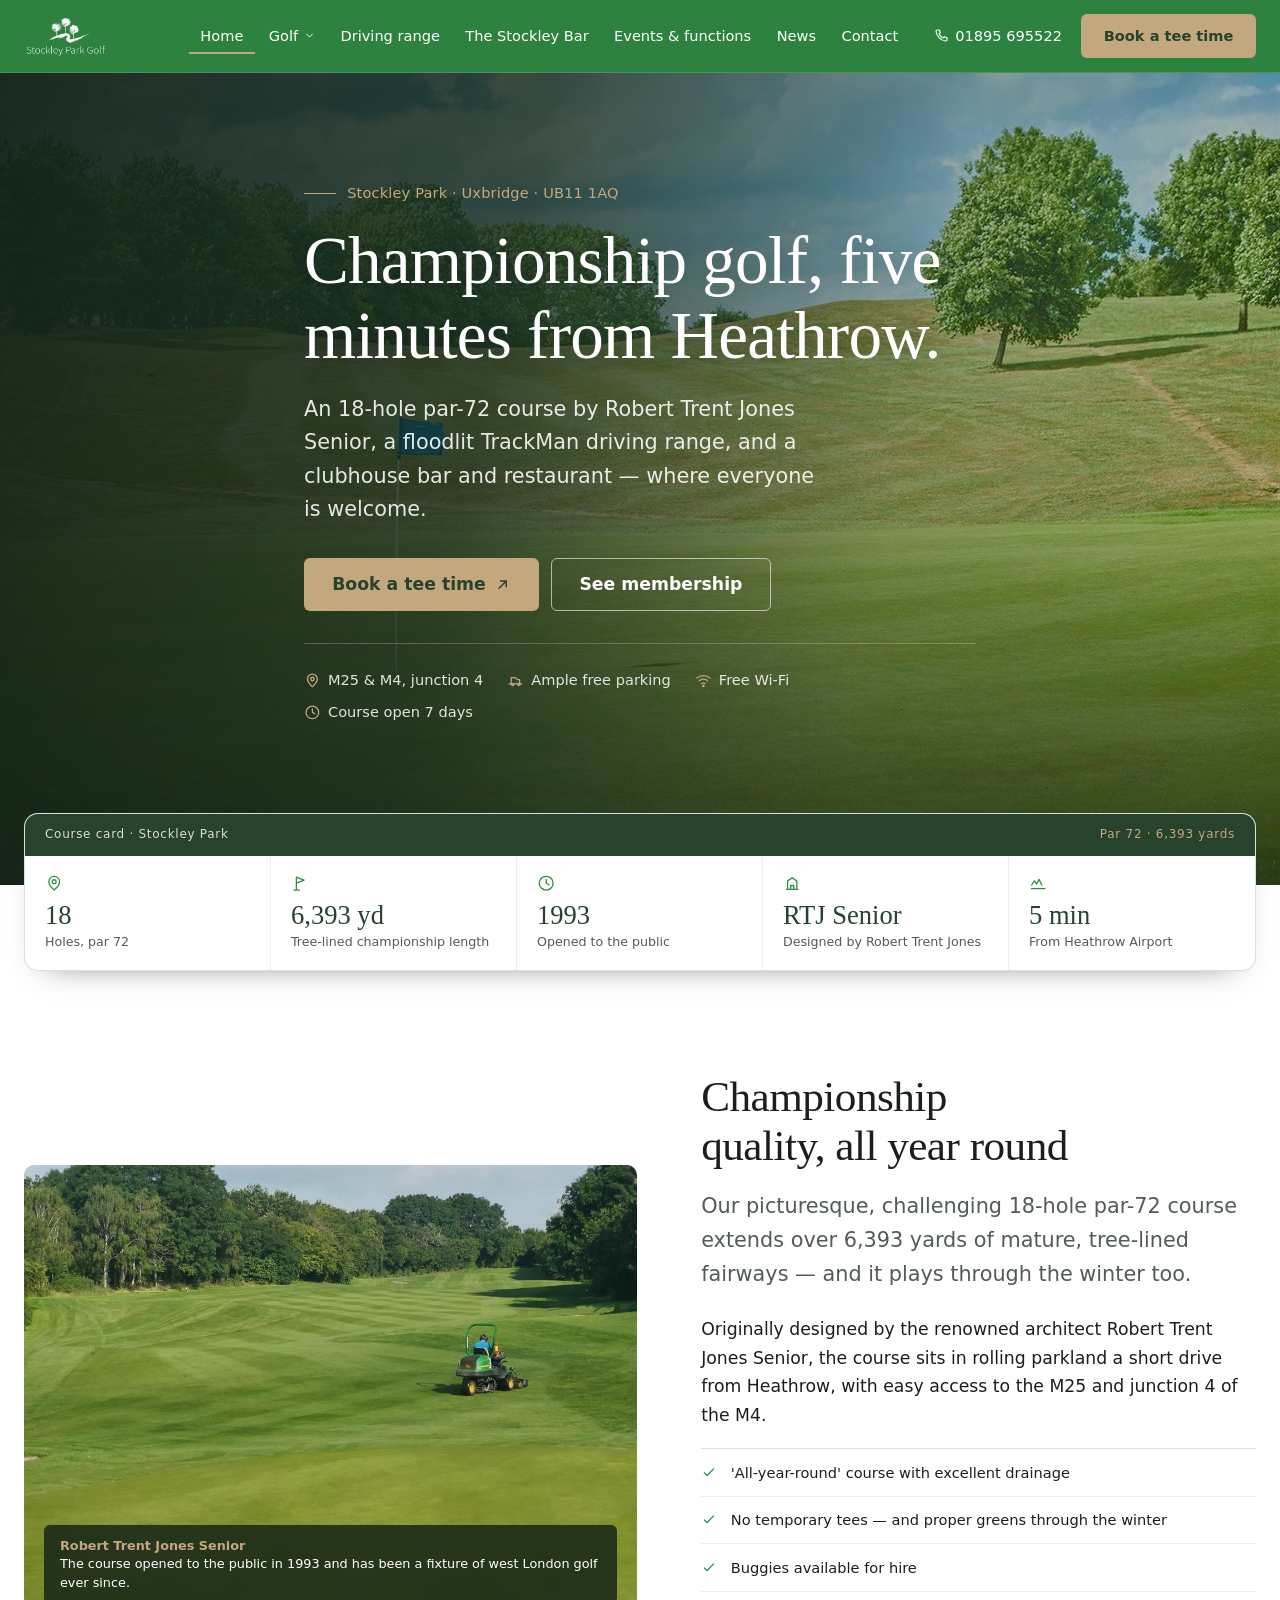
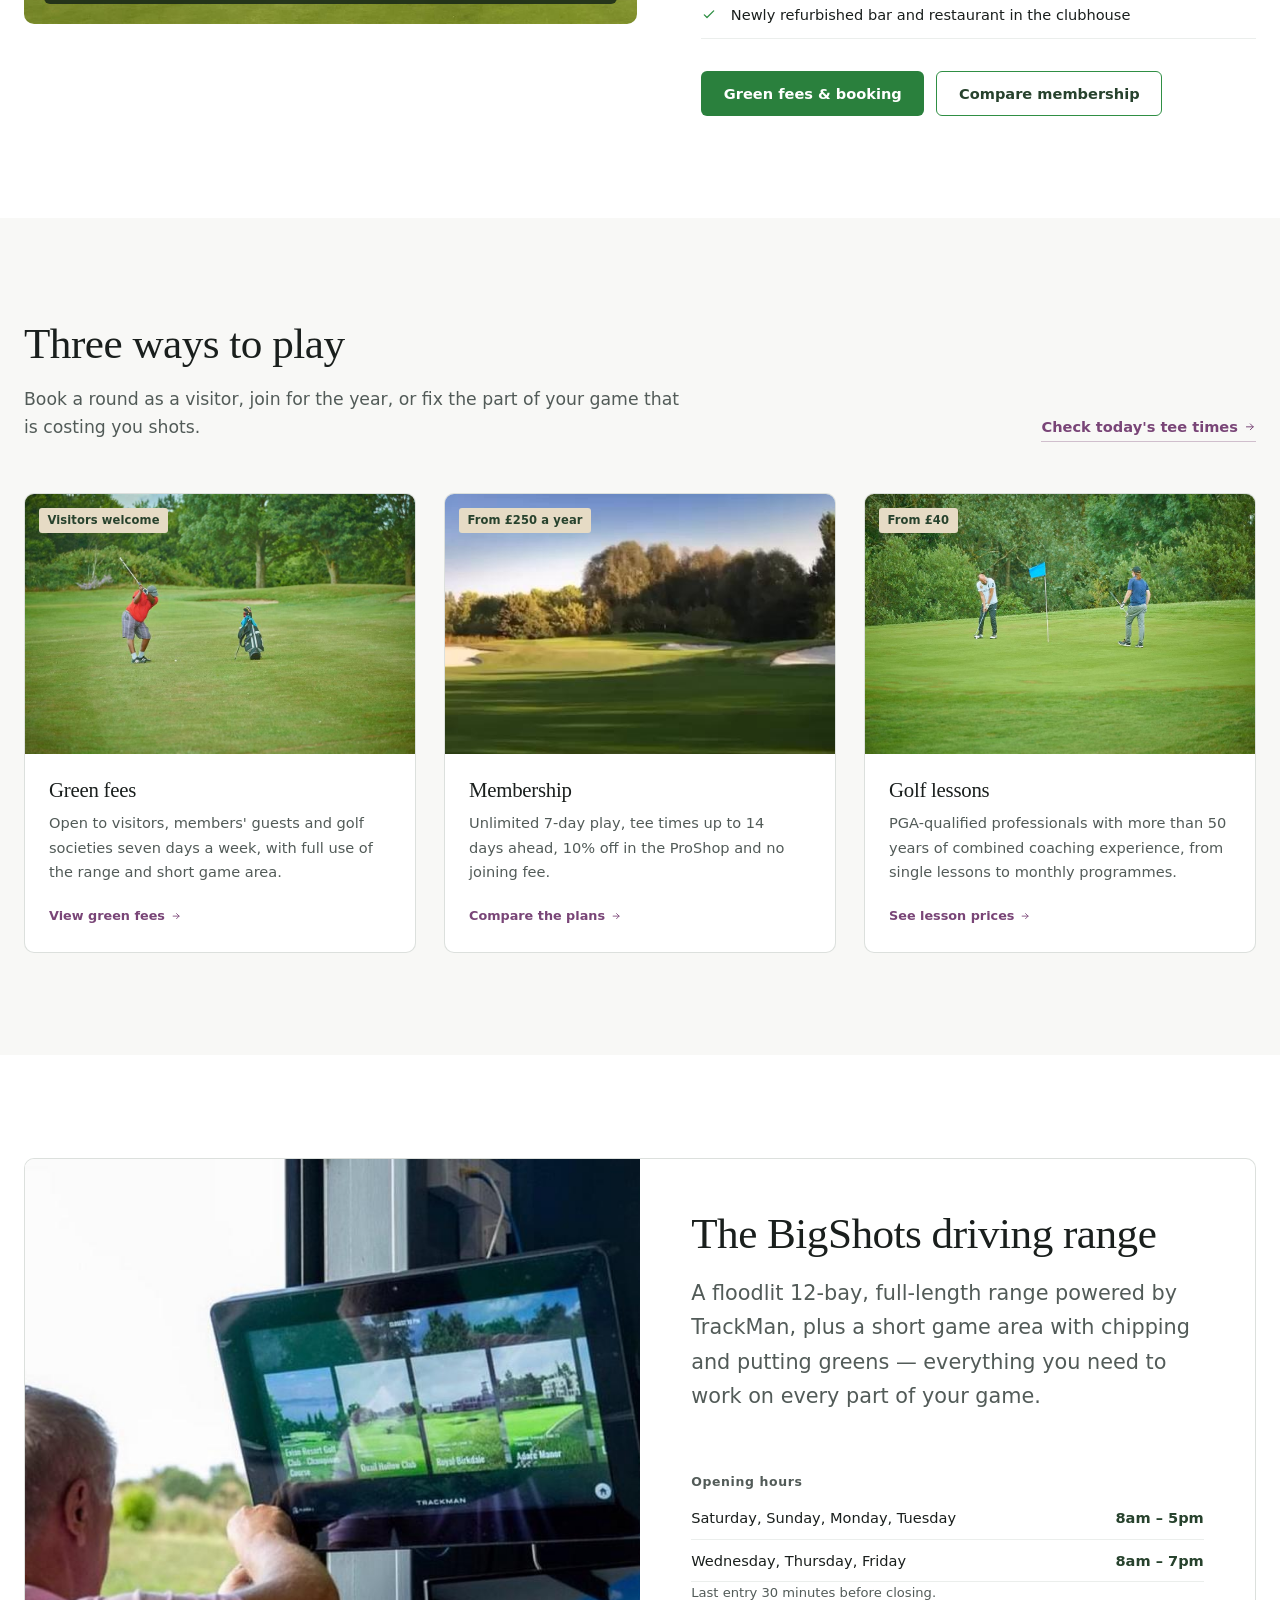
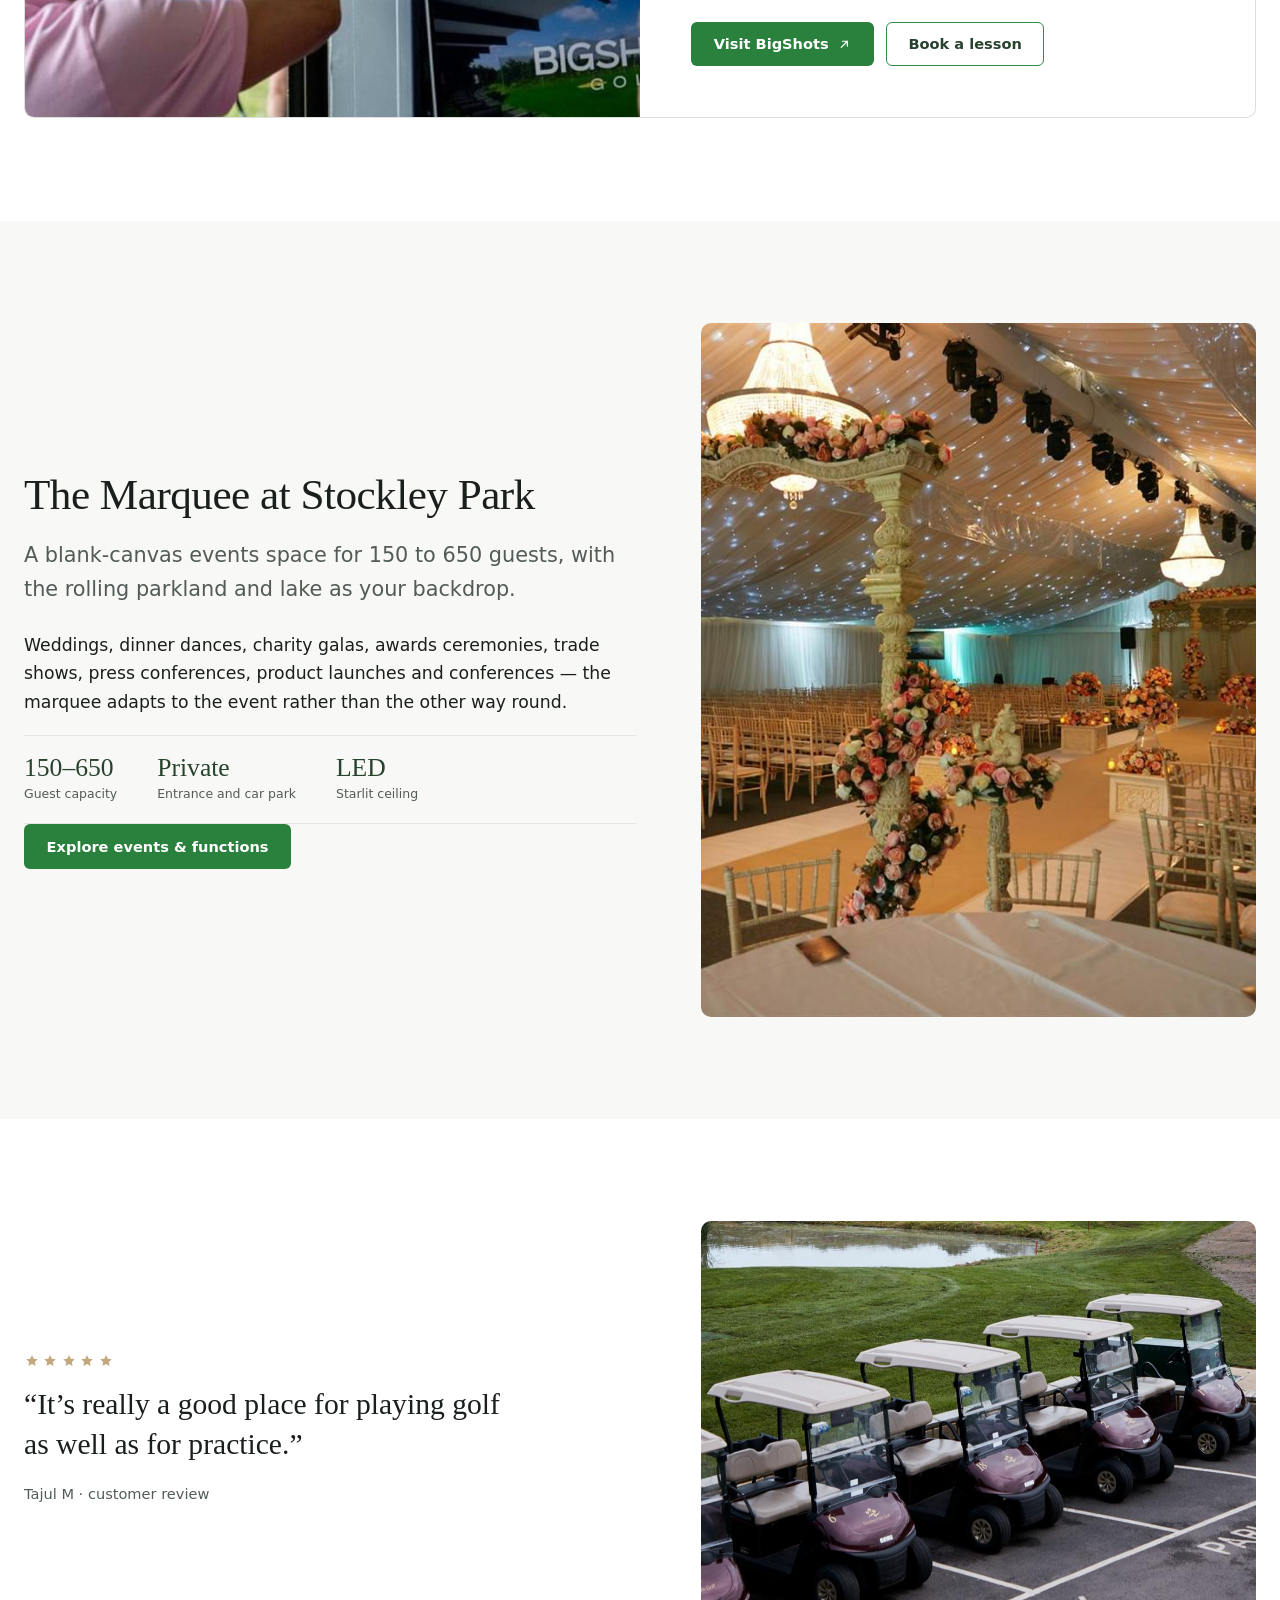
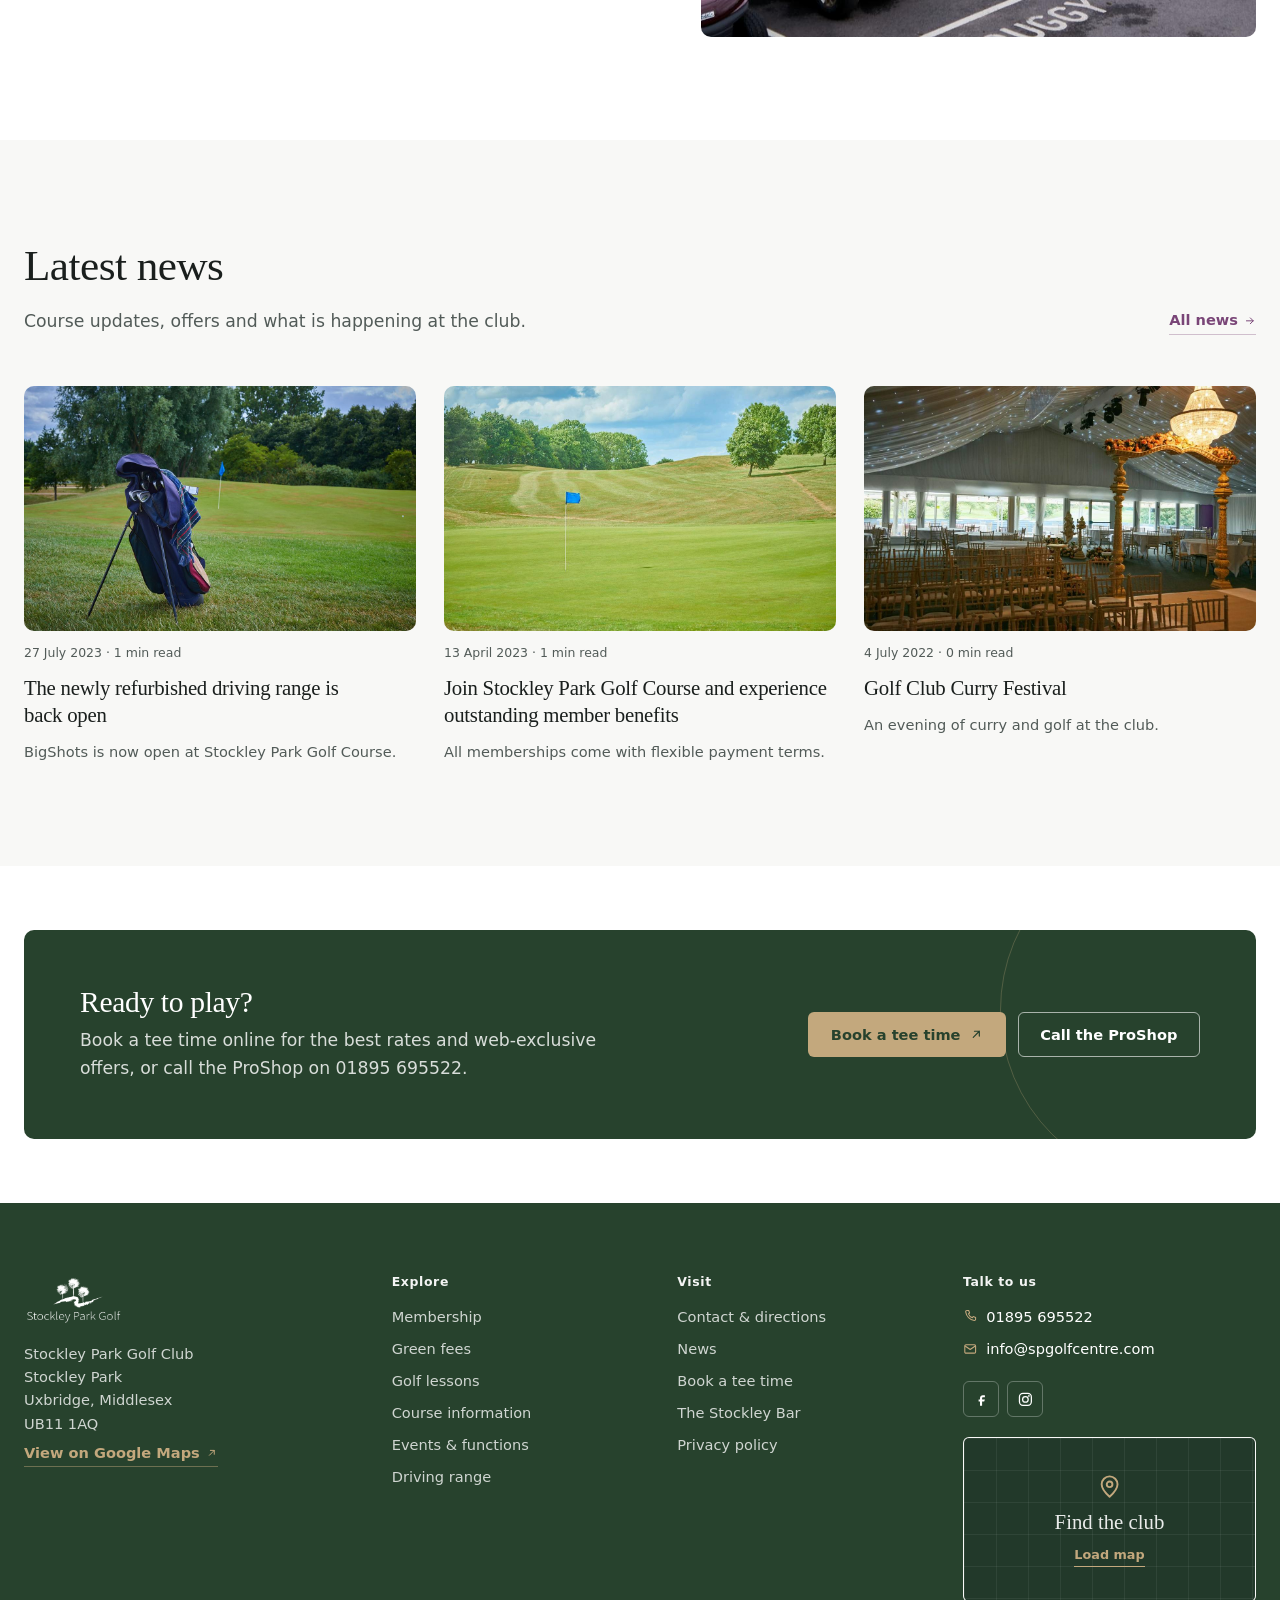
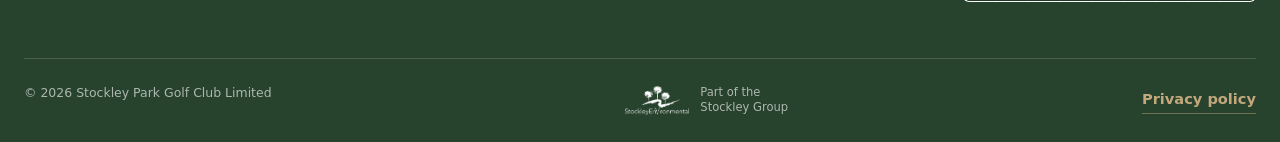
<file: index.html>
<!DOCTYPE html>
<html lang="en-GB">
<head>
<meta charset="utf-8">
<meta name="viewport" content="width=device-width, initial-scale=1">
<title>Stockley Park Golf | 18-Hole Course &amp; TrackMan Range, Uxbridge</title>
<meta name="description" content="An 18-hole par-72 course designed by Robert Trent Jones Senior, a floodlit TrackMan driving range, bar and restaurant, five minutes from Heathrow. Book a tee time online.">
<link rel="canonical" href="https://www.stockleyparkgolf.co.uk/">
<meta name="theme-color" content="#2a803d">
<meta property="og:type" content="website">
<meta property="og:site_name" content="Stockley Park Golf">
<meta property="og:title" content="Stockley Park Golf | 18-Hole Course &amp; TrackMan Range, Uxbridge">
<meta property="og:description" content="Championship golf five minutes from Heathrow. 18 holes, a TrackMan driving range, and a clubhouse bar and restaurant open to everyone.">
<meta property="og:image" content="assets/images/hero-course-1600.jpg">
<link rel="icon" href="assets/images/icon-32.png" sizes="32x32" type="image/png">
<link rel="apple-touch-icon" href="assets/images/icon-180.png">
<link rel="preload" as="image" href="assets/images/hero-course-1280.jpg" imagesrcset="assets/images/hero-course-800.jpg 800w, assets/images/hero-course-1280.jpg 1280w, assets/images/hero-course-1600.jpg 1600w" imagesizes="100vw" fetchpriority="high">
<link rel="stylesheet" href="css/styles.css">
<script defer src="js/main.js"></script>
<script type="application/ld+json">
{
  "@context": "https://schema.org",
  "@type": "GolfCourse",
  "name": "Stockley Park Golf Club",
  "description": "18-hole par-72 golf course designed by Robert Trent Jones Senior, with a floodlit TrackMan driving range, bar and restaurant.",
  "url": "https://www.stockleyparkgolf.co.uk/",
  "telephone": "+441895695522",
  "address": {
    "@type": "PostalAddress",
    "streetAddress": "Stockley Park",
    "addressLocality": "Uxbridge",
    "addressRegion": "Middlesex",
    "postalCode": "UB11 1AQ",
    "addressCountry": "GB"
  },
  "geo": { "@type": "GeoCoordinates", "latitude": 51.5132155, "longitude": -0.4440041 },
  "openingHoursSpecification": [{
    "@type": "OpeningHoursSpecification",
    "dayOfWeek": ["Monday","Tuesday","Wednesday","Thursday","Friday","Saturday","Sunday"],
    "opens": "08:00",
    "closes": "19:00"
  }]
}
</script>
</head>
<body>
<a class="skip-link" href="#main">Skip to main content</a>

<header class="site-header">
  <div class="wrap site-header__bar">
    <a class="brand" href="index.html">
      <img src="assets/images/stockley-park-golf-logo.png" alt="Stockley Park Golf" width="600" height="294" fetchpriority="high" decoding="async">
    </a>

    <button class="nav-trigger" type="button" aria-expanded="false" aria-controls="site-nav">
      <svg viewBox="0 0 24 24" fill="none" stroke="currentColor" stroke-width="1.8" aria-hidden="true"><path d="M3 6h18M3 12h18M3 18h18" stroke-linecap="round"/></svg>
      Menu
    </button>

    <nav class="site-nav" id="site-nav" aria-label="Main">
      <button class="nav-close" type="button" aria-label="Close menu">
        <svg viewBox="0 0 24 24" fill="none" stroke="currentColor" stroke-width="1.8" aria-hidden="true"><path d="M6 6l12 12M18 6L6 18" stroke-linecap="round"/></svg>
      </button>

      <ul class="nav-list">
        <li><a class="nav-link" href="index.html" aria-current="page">Home</a></li>
        <li class="nav-item nav-item--has-menu" data-open="false">
          <button class="nav-toggle" type="button" aria-expanded="false">
            Golf
            <svg viewBox="0 0 24 24" fill="none" stroke="currentColor" stroke-width="2" aria-hidden="true"><path d="M6 9l6 6 6-6" stroke-linecap="round" stroke-linejoin="round"/></svg>
          </button>
          <ul class="nav-menu">
            <li><a href="membership.html">Membership</a></li>
            <li><a href="green-fees.html">Green fees</a></li>
            <li><a href="golf-lessons.html">Golf lessons</a></li>
            <li><a href="index.html#course">Course information</a></li>
            <li><a href="https://spgolfcentre.uk/" target="_blank" rel="noopener noreferrer">Golf days<span class="nav-menu__note">Opens spgolfcentre.uk</span></a></li>
            <li><a href="https://spgolfcentre.uk/safe-guarding" target="_blank" rel="noopener noreferrer">Safeguarding<span class="nav-menu__note">Opens spgolfcentre.uk</span></a></li>
            <li><a href="https://spgolfcentre.uk/club-policies" target="_blank" rel="noopener noreferrer">Club policies<span class="nav-menu__note">Opens spgolfcentre.uk</span></a></li>
          </ul>
        </li>
        <li><a class="nav-link" href="index.html#practice">Driving range</a></li>
        <li><a class="nav-link" href="https://spgolfcentre.uk/" target="_blank" rel="noopener noreferrer">The Stockley Bar</a></li>
        <li><a class="nav-link" href="events-functions.html">Events &amp; functions</a></li>
        <li><a class="nav-link" href="news.html">News</a></li>
        <li><a class="nav-link" href="contact.html">Contact</a></li>
      </ul>

      <div class="header-actions">
        <a class="header-tel" href="tel:+441895695522">
          <svg viewBox="0 0 24 24" fill="none" stroke="currentColor" stroke-width="1.7" aria-hidden="true"><path d="M6.5 3h3l1.5 4-2 1.5a12 12 0 006.5 6.5l1.5-2 4 1.5v3a2 2 0 01-2.2 2A17 17 0 014.5 5.2 2 2 0 016.5 3z" stroke-linecap="round" stroke-linejoin="round"/></svg>
          <span class="header-tel__label">01895 695522</span>
        </a>
        <a class="btn btn--accent" href="https://spgolfcentre.uk/" target="_blank" rel="noopener noreferrer">Book a tee time</a>
      </div>
    </nav>
  </div>
</header>

<button class="nav-scrim" type="button" aria-label="Close menu" tabindex="-1" data-open="false"></button>

<main id="main">

  <section class="hero" aria-labelledby="hero-title">
    <img class="hero__media"
         src="assets/images/hero-course-1280.jpg"
         srcset="assets/images/hero-course-800.jpg 800w, assets/images/hero-course-1280.jpg 1280w, assets/images/hero-course-1600.jpg 1600w"
         sizes="100vw"
         alt="The 18th green at Stockley Park, framed by mature trees under a summer sky"
         width="1280" height="854" fetchpriority="high" decoding="async">
    <div class="hero__scrim"></div>
    <div class="wrap hero__inner">
      <p class="hero__eyebrow">Stockley Park &middot; Uxbridge &middot; UB11 1AQ</p>
      <h1 id="hero-title">Championship golf, five minutes from Heathrow.</h1>
      <p class="hero__sub">An 18-hole par-72 course by Robert Trent Jones Senior, a floodlit TrackMan driving range, and a clubhouse bar and restaurant &mdash; where everyone is welcome.</p>
      <div class="btn-row">
        <a class="btn btn--accent btn--lg" href="https://spgolfcentre.uk/" target="_blank" rel="noopener noreferrer">
          Book a tee time
          <svg viewBox="0 0 24 24" fill="none" stroke="currentColor" stroke-width="2" aria-hidden="true"><path d="M7 17L17 7M9 7h8v8" stroke-linecap="round" stroke-linejoin="round"/></svg>
        </a>
        <a class="btn btn--ghost btn--lg" href="membership.html">See membership</a>
      </div>
      <ul class="hero__badges">
        <li>
          <svg viewBox="0 0 24 24" fill="none" stroke="currentColor" stroke-width="1.8" aria-hidden="true"><path d="M12 21s7-6.2 7-11a7 7 0 10-14 0c0 4.8 7 11 7 11z" stroke-linejoin="round"/><circle cx="12" cy="10" r="2.5"/></svg>
          M25 &amp; M4, junction 4
        </li>
        <li>
          <svg viewBox="0 0 24 24" fill="none" stroke="currentColor" stroke-width="1.8" aria-hidden="true"><path d="M3 17h18" stroke-linecap="round"/><path d="M6 17V8h6l3 3h3v6" stroke-linejoin="round"/><circle cx="8" cy="18" r="1.6"/><circle cx="17" cy="18" r="1.6"/></svg>
          Ample free parking
        </li>
        <li>
          <svg viewBox="0 0 24 24" fill="none" stroke="currentColor" stroke-width="1.8" aria-hidden="true"><path d="M2.5 8.5a15 15 0 0119 0M6 12.5a10 10 0 0112 0M9.5 16.5a5 5 0 015 0" stroke-linecap="round"/><circle cx="12" cy="20" r="1"/></svg>
          Free Wi-Fi
        </li>
        <li>
          <svg viewBox="0 0 24 24" fill="none" stroke="currentColor" stroke-width="1.8" aria-hidden="true"><circle cx="12" cy="12" r="9"/><path d="M12 7v5l3.5 2" stroke-linecap="round" stroke-linejoin="round"/></svg>
          Course open 7 days
        </li>
      </ul>
    </div>
  </section>

  <div class="wrap">
    <section class="course-card" aria-labelledby="card-title">
      <div class="course-card__head">
        <span id="card-title">Course card &middot; Stockley Park</span>
        <span>Par 72 &middot; 6,393 yards</span>
      </div>
      <div class="course-card__grid">
        <div class="fact">
          <svg class="fact__icon" viewBox="0 0 24 24" fill="none" stroke="currentColor" stroke-width="1.7" aria-hidden="true"><path d="M12 21s7-6.2 7-11a7 7 0 10-14 0c0 4.8 7 11 7 11z" stroke-linejoin="round"/><circle cx="12" cy="10" r="2.5"/></svg>
          <span class="fact__value">18</span>
          <span class="fact__label">Holes, par 72</span>
        </div>
        <div class="fact">
          <svg class="fact__icon" viewBox="0 0 24 24" fill="none" stroke="currentColor" stroke-width="1.7" aria-hidden="true"><path d="M7 21V4l10 4-10 4" stroke-linejoin="round"/><path d="M4 21h7" stroke-linecap="round"/></svg>
          <span class="fact__value">6,393<span aria-hidden="true"> yd</span><span class="visually-hidden"> yards</span></span>
          <span class="fact__label">Tree-lined championship length</span>
        </div>
        <div class="fact">
          <svg class="fact__icon" viewBox="0 0 24 24" fill="none" stroke="currentColor" stroke-width="1.7" aria-hidden="true"><circle cx="12" cy="12" r="9"/><path d="M12 7v5l3.5 2" stroke-linecap="round" stroke-linejoin="round"/></svg>
          <span class="fact__value">1993</span>
          <span class="fact__label">Opened to the public</span>
        </div>
        <div class="fact">
          <svg class="fact__icon" viewBox="0 0 24 24" fill="none" stroke="currentColor" stroke-width="1.7" aria-hidden="true"><path d="M4 20h16M6 20V9l6-4 6 4v11" stroke-linejoin="round"/><path d="M10 20v-5h4v5" stroke-linejoin="round"/></svg>
          <span class="fact__value">RTJ Senior</span>
          <span class="fact__label">Designed by Robert Trent Jones</span>
        </div>
        <div class="fact">
          <svg class="fact__icon" viewBox="0 0 24 24" fill="none" stroke="currentColor" stroke-width="1.7" aria-hidden="true"><path d="M3 15l4-6 3 4 3-6 4 8" stroke-linejoin="round"/><path d="M3 19h18" stroke-linecap="round"/></svg>
          <span class="fact__value">5 min</span>
          <span class="fact__label">From Heathrow Airport</span>
        </div>
      </div>
    </section>
  </div>

  <section class="section" id="course" aria-labelledby="course-title">
    <div class="wrap split">
      <div class="split__media">
        <img src="assets/images/course-fairway.jpg" alt="A fairway and green at Stockley Park with trees lining the hole" width="1100" height="825" loading="lazy" decoding="async">
        <p class="split__caption">
          <strong>Robert Trent Jones Senior</strong>
          The course opened to the public in 1993 and has been a fixture of west London golf ever since.
        </p>
      </div>
      <div class="split__body">
        <h2 id="course-title">Championship quality, all year round</h2>
        <p class="lede">Our picturesque, challenging 18-hole par-72 course extends over 6,393 yards of mature, tree-lined fairways &mdash; and it plays through the winter too.</p>
        <p>Originally designed by the renowned architect Robert Trent Jones Senior, the course sits in rolling parkland a short drive from Heathrow, with easy access to the M25 and junction 4 of the M4.</p>
        <ul class="rule-list">
          <li>
            <svg viewBox="0 0 24 24" fill="none" stroke="currentColor" stroke-width="2" aria-hidden="true"><path d="M5 13l4 4L19 7" stroke-linecap="round" stroke-linejoin="round"/></svg>
            'All-year-round' course with excellent drainage
          </li>
          <li>
            <svg viewBox="0 0 24 24" fill="none" stroke="currentColor" stroke-width="2" aria-hidden="true"><path d="M5 13l4 4L19 7" stroke-linecap="round" stroke-linejoin="round"/></svg>
            No temporary tees &mdash; and proper greens through the winter
          </li>
          <li>
            <svg viewBox="0 0 24 24" fill="none" stroke="currentColor" stroke-width="2" aria-hidden="true"><path d="M5 13l4 4L19 7" stroke-linecap="round" stroke-linejoin="round"/></svg>
            Buggies available for hire
          </li>
          <li>
            <svg viewBox="0 0 24 24" fill="none" stroke="currentColor" stroke-width="2" aria-hidden="true"><path d="M5 13l4 4L19 7" stroke-linecap="round" stroke-linejoin="round"/></svg>
            Newly refurbished bar and restaurant in the clubhouse
          </li>
        </ul>
        <div class="btn-row">
          <a class="btn" href="green-fees.html">Green fees &amp; booking</a>
          <a class="btn btn--outline" href="membership.html">Compare membership</a>
        </div>
      </div>
    </div>
  </section>

  <section class="section section--alt" aria-labelledby="play-title">
    <div class="wrap">
      <div class="section-head section-head--split">
        <div>
          <h2 id="play-title">Three ways to play</h2>
          <p>Book a round as a visitor, join for the year, or fix the part of your game that is costing you shots.</p>
        </div>
        <a class="link-arrow" href="https://spgolfcentre.uk/" target="_blank" rel="noopener noreferrer">Check today's tee times
          <svg viewBox="0 0 24 24" fill="none" stroke="currentColor" stroke-width="2" aria-hidden="true"><path d="M5 12h14M13 6l6 6-6 6" stroke-linecap="round" stroke-linejoin="round"/></svg>
        </a>
      </div>

      <div class="card-grid">
        <a class="card" href="green-fees.html">
          <div class="card__media">
            <img src="assets/images/course-golfer-swing.jpg" alt="A golfer in a red shirt playing a shot from the fairway" width="1000" height="668" loading="lazy" decoding="async">
            <span class="tag">Visitors welcome</span>
          </div>
          <div class="card__body">
            <h3>Green fees</h3>
            <p>Open to visitors, members' guests and golf societies seven days a week, with full use of the range and short game area.</p>
            <span class="card__meta">View green fees
              <svg viewBox="0 0 24 24" fill="none" stroke="currentColor" stroke-width="2" aria-hidden="true"><path d="M5 12h14M13 6l6 6-6 6" stroke-linecap="round" stroke-linejoin="round"/></svg>
            </span>
          </div>
        </a>

        <a class="card" href="membership.html">
          <div class="card__media">
            <img src="assets/images/course-evening.jpg" alt="A green at Stockley Park in the low evening light" width="480" height="480" loading="lazy" decoding="async">
            <span class="tag">From £250 a year</span>
          </div>
          <div class="card__body">
            <h3>Membership</h3>
            <p>Unlimited 7-day play, tee times up to 14 days ahead, 10% off in the ProShop and no joining fee.</p>
            <span class="card__meta">Compare the plans
              <svg viewBox="0 0 24 24" fill="none" stroke="currentColor" stroke-width="2" aria-hidden="true"><path d="M5 12h14M13 6l6 6-6 6" stroke-linecap="round" stroke-linejoin="round"/></svg>
            </span>
          </div>
        </a>

        <a class="card" href="golf-lessons.html">
          <div class="card__media">
            <img src="assets/images/golf-lessons-putting.jpg" alt="A coach watching a golfer putt on the practice green" width="1200" height="801" loading="lazy" decoding="async">
            <span class="tag">From £40</span>
          </div>
          <div class="card__body">
            <h3>Golf lessons</h3>
            <p>PGA-qualified professionals with more than 50 years of combined coaching experience, from single lessons to monthly programmes.</p>
            <span class="card__meta">See lesson prices
              <svg viewBox="0 0 24 24" fill="none" stroke="currentColor" stroke-width="2" aria-hidden="true"><path d="M5 12h14M13 6l6 6-6 6" stroke-linecap="round" stroke-linejoin="round"/></svg>
            </span>
          </div>
        </a>
      </div>
    </div>
  </section>

  <section class="section" id="practice" aria-labelledby="practice-title">
    <div class="wrap">
      <div class="marquee-panel">
        <div class="marquee-panel__media">
          <img src="assets/images/driving-range-trackman.jpg" alt="A golfer using a TrackMan screen at the BigShots driving range bay" width="1024" height="644" loading="lazy" decoding="async">
        </div>
        <div class="marquee-panel__body">
          <h2 id="practice-title">The BigShots driving range</h2>
          <p class="lede">A floodlit 12-bay, full-length range powered by TrackMan, plus a short game area with chipping and putting greens &mdash; everything you need to work on every part of your game.</p>
          <div>
            <h3 class="subhead">Opening hours</h3>
            <ul class="hours">
              <li><span>Saturday, Sunday, Monday, Tuesday</span><span>8am &ndash; 5pm</span></li>
              <li><span>Wednesday, Thursday, Friday</span><span>8am &ndash; 7pm</span></li>
            </ul>
            <p class="note">Last entry 30 minutes before closing.</p>
          </div>
          <div class="btn-row">
            <a class="btn" href="https://bigshotsgolfuk.com/stockley-park/" target="_blank" rel="noopener noreferrer">
              Visit BigShots
              <svg viewBox="0 0 24 24" fill="none" stroke="currentColor" stroke-width="2" aria-hidden="true"><path d="M7 17L17 7M9 7h8v8" stroke-linecap="round" stroke-linejoin="round"/></svg>
            </a>
            <a class="btn btn--outline" href="golf-lessons.html">Book a lesson</a>
          </div>
        </div>
      </div>
    </div>
  </section>

  <section class="section section--alt" aria-labelledby="events-title">
    <div class="wrap split split--reverse">
      <div class="split__media split__media--tall">
        <img src="assets/images/marquee-wedding.jpg" alt="Wedding ceremony seating inside the marquee, lit by chandeliers and a starlit ceiling" width="1200" height="800" loading="lazy" decoding="async">
      </div>
      <div class="split__body">
        <h2 id="events-title">The Marquee at Stockley Park</h2>
        <p class="lede">A blank-canvas events space for 150 to 650 guests, with the rolling parkland and lake as your backdrop.</p>
        <p>Weddings, dinner dances, charity galas, awards ceremonies, trade shows, press conferences, product launches and conferences &mdash; the marquee adapts to the event rather than the other way round.</p>
        <div class="stat-row">
          <div class="stat">
            <span class="stat__value">150&ndash;650</span>
            <span class="stat__label">Guest capacity</span>
          </div>
          <div class="stat">
            <span class="stat__value">Private</span>
            <span class="stat__label">Entrance and car park</span>
          </div>
          <div class="stat">
            <span class="stat__value">LED</span>
            <span class="stat__label">Starlit ceiling</span>
          </div>
        </div>
        <div class="btn-row">
          <a class="btn" href="events-functions.html">Explore events &amp; functions</a>
        </div>
      </div>
    </div>
  </section>

  <section class="section" aria-labelledby="reviews-title">
    <div class="wrap split">
      <div class="split__body">
        <h2 id="reviews-title" class="visually-hidden">What visitors say</h2>
        <figure class="quote">
          <div class="stars" role="img" aria-label="Rated 5 out of 5">
            <svg viewBox="0 0 24 24" fill="currentColor" aria-hidden="true"><path d="M12 3l2.6 5.6 6.1.8-4.5 4.2 1.2 6-5.4-3-5.4 3 1.2-6L3.3 9.4l6.1-.8L12 3z"/></svg>
            <svg viewBox="0 0 24 24" fill="currentColor" aria-hidden="true"><path d="M12 3l2.6 5.6 6.1.8-4.5 4.2 1.2 6-5.4-3-5.4 3 1.2-6L3.3 9.4l6.1-.8L12 3z"/></svg>
            <svg viewBox="0 0 24 24" fill="currentColor" aria-hidden="true"><path d="M12 3l2.6 5.6 6.1.8-4.5 4.2 1.2 6-5.4-3-5.4 3 1.2-6L3.3 9.4l6.1-.8L12 3z"/></svg>
            <svg viewBox="0 0 24 24" fill="currentColor" aria-hidden="true"><path d="M12 3l2.6 5.6 6.1.8-4.5 4.2 1.2 6-5.4-3-5.4 3 1.2-6L3.3 9.4l6.1-.8L12 3z"/></svg>
            <svg viewBox="0 0 24 24" fill="currentColor" aria-hidden="true"><path d="M12 3l2.6 5.6 6.1.8-4.5 4.2 1.2 6-5.4-3-5.4 3 1.2-6L3.3 9.4l6.1-.8L12 3z"/></svg>
          </div>
          <blockquote>&ldquo;It&rsquo;s really a good place for playing golf as well as for practice.&rdquo;</blockquote>
          <figcaption>Tajul M &middot; customer review</figcaption>
        </figure>
      </div>
      <div class="split__media">
        <img src="assets/images/course-buggies.jpg" alt="Buggies lined up beside the lake at Stockley Park" width="1200" height="722" loading="lazy" decoding="async">
      </div>
    </div>
  </section>

  <section class="section section--alt" aria-labelledby="news-title">
    <div class="wrap">
      <div class="section-head section-head--split">
        <div>
          <h2 id="news-title">Latest news</h2>
          <p>Course updates, offers and what is happening at the club.</p>
        </div>
        <a class="link-arrow" href="news.html">All news
          <svg viewBox="0 0 24 24" fill="none" stroke="currentColor" stroke-width="2" aria-hidden="true"><path d="M5 12h14M13 6l6 6-6 6" stroke-linecap="round" stroke-linejoin="round"/></svg>
        </a>
      </div>

      <div class="news-grid">
        <a class="news-item" href="post-driving-range.html">
          <img src="assets/images/course-golf-bag.jpg" alt="A golf bag on the fairway at Stockley Park" width="1200" height="801" loading="lazy" decoding="async">
          <p class="news-meta"><time datetime="2023-07-27">27 July 2023</time> &middot; 1 min read</p>
          <h3>The newly refurbished driving range is back open</h3>
          <p>BigShots is now open at Stockley Park Golf Course.</p>
        </a>

        <a class="news-item" href="post-membership-offer.html">
          <img src="assets/images/course-putting-green.jpg" alt="The green and fairway at Stockley Park under a blue sky" width="1200" height="801" loading="lazy" decoding="async">
          <p class="news-meta"><time datetime="2023-04-13">13 April 2023</time> &middot; 1 min read</p>
          <h3>Join Stockley Park Golf Course and experience outstanding member benefits</h3>
          <p>All memberships come with flexible payment terms.</p>
        </a>

        <a class="news-item" href="post-curry-festival.html">
          <img src="assets/images/marquee-gala.jpg" alt="A dressed dining room inside the marquee at Stockley Park" width="1100" height="734" loading="lazy" decoding="async">
          <p class="news-meta"><time datetime="2022-07-04">4 July 2022</time> &middot; 0 min read</p>
          <h3>Golf Club Curry Festival</h3>
          <p>An evening of curry and golf at the club.</p>
        </a>
      </div>
    </div>
  </section>

  <div class="wrap section section--tight">
    <section class="cta-band" aria-labelledby="cta-title">
      <div>
        <h2 id="cta-title">Ready to play?</h2>
        <p>Book a tee time online for the best rates and web-exclusive offers, or call the ProShop on 01895 695522.</p>
      </div>
      <div class="btn-row">
        <a class="btn btn--accent" href="https://spgolfcentre.uk/" target="_blank" rel="noopener noreferrer">
          Book a tee time
          <svg viewBox="0 0 24 24" fill="none" stroke="currentColor" stroke-width="2" aria-hidden="true"><path d="M7 17L17 7M9 7h8v8" stroke-linecap="round" stroke-linejoin="round"/></svg>
        </a>
        <a class="btn btn--ghost" href="tel:+441895695522">Call the ProShop</a>
      </div>
    </section>
  </div>

</main>

<footer class="site-footer">
  <div class="wrap">
    <div class="footer-grid">
      <div class="footer-brand">
        <img src="assets/images/stockley-park-golf-logo.png" alt="Stockley Park Golf" width="600" height="294" loading="lazy" decoding="async">
        <p>Stockley Park Golf Club<br>Stockley Park<br>Uxbridge, Middlesex<br>UB11 1AQ</p>
        <p class="mt-2"><a class="link-arrow" href="https://goo.gl/maps/DQpcZaVWkv3JSQPa6" target="_blank" rel="noopener noreferrer">View on Google Maps
          <svg viewBox="0 0 24 24" fill="none" stroke="currentColor" stroke-width="2" aria-hidden="true"><path d="M7 17L17 7M9 7h8v8" stroke-linecap="round" stroke-linejoin="round"/></svg>
        </a></p>
      </div>

      <div class="footer-col">
        <h2>Explore</h2>
        <ul class="footer-links">
          <li><a href="membership.html">Membership</a></li>
          <li><a href="green-fees.html">Green fees</a></li>
          <li><a href="golf-lessons.html">Golf lessons</a></li>
          <li><a href="index.html#course">Course information</a></li>
          <li><a href="events-functions.html">Events &amp; functions</a></li>
          <li><a href="index.html#practice">Driving range</a></li>
        </ul>
      </div>

      <div class="footer-col">
        <h2>Visit</h2>
        <ul class="footer-links">
          <li><a href="contact.html">Contact &amp; directions</a></li>
          <li><a href="news.html">News</a></li>
          <li><a href="https://spgolfcentre.uk/" target="_blank" rel="noopener noreferrer">Book a tee time</a></li>
          <li><a href="https://spgolfcentre.uk/" target="_blank" rel="noopener noreferrer">The Stockley Bar</a></li>
          <li><a href="privacy-policy.html">Privacy policy</a></li>
        </ul>
      </div>

      <div class="footer-col footer-map-col">
        <h2>Talk to us</h2>
        <ul class="footer-contact">
          <li>
            <svg viewBox="0 0 24 24" fill="none" stroke="currentColor" stroke-width="1.8" aria-hidden="true"><path d="M6.5 3h3l1.5 4-2 1.5a12 12 0 006.5 6.5l1.5-2 4 1.5v3a2 2 0 01-2.2 2A17 17 0 014.5 5.2 2 2 0 016.5 3z" stroke-linecap="round" stroke-linejoin="round"/></svg>
            <a href="tel:+441895695522">01895 695522</a>
          </li>
          <li>
            <svg viewBox="0 0 24 24" fill="none" stroke="currentColor" stroke-width="1.8" aria-hidden="true"><rect x="3" y="5" width="18" height="14" rx="2"/><path d="M3.5 7l8.5 6 8.5-6" stroke-linejoin="round"/></svg>
            <a href="mailto:info@spgolfcentre.com?subject=Website%20enquiry">info@spgolfcentre.com</a>
          </li>
        </ul>
        <ul class="social">
          <li><a href="https://www.facebook.com/stockleyparkgolfcourse" target="_blank" rel="noopener noreferrer" aria-label="Stockley Park Golf on Facebook">
            <svg viewBox="0 0 24 24" fill="currentColor" aria-hidden="true"><path d="M14 9h3V6h-3c-2.2 0-4 1.8-4 4v2H8v3h2v6h3v-6h3l1-3h-4v-2c0-.6.4-1 1-1z"/></svg>
          </a></li>
          <li><a href="https://www.instagram.com/stockleyparkgolf" target="_blank" rel="noopener noreferrer" aria-label="Stockley Park Golf on Instagram">
            <svg viewBox="0 0 24 24" fill="none" stroke="currentColor" stroke-width="1.8" aria-hidden="true"><rect x="3.5" y="3.5" width="17" height="17" rx="5"/><circle cx="12" cy="12" r="4"/><circle cx="17" cy="7" r="1.2" fill="currentColor" stroke="none"/></svg>
          </a></li>
        </ul>

        <div class="map-embed footer-map">
          <button class="map-facade" type="button" data-map="https://www.google.com/maps?q=Stockley+Park+Golf+Club,+UB11+1AQ&output=embed" data-map-title="Map showing Stockley Park Golf Club">
            <svg class="map-facade__pin" viewBox="0 0 24 24" fill="none" stroke="currentColor" stroke-width="1.7" aria-hidden="true"><path d="M12 21s7-6.2 7-11a7 7 0 10-14 0c0 4.8 7 11 7 11z" stroke-linejoin="round"/><circle cx="12" cy="10" r="2.5"/></svg>
            <span class="map-facade__title">Find the club</span>
            <span class="map-facade__hint">Load map</span>
          </button>
        </div>
      </div>
    </div>

    <div class="footer-bottom">
      <p>&copy; <span data-year>2026</span> Stockley Park Golf Club Limited</p>
      <div class="footer-group">
        <img src="assets/images/stockley-group-se-logo-white.png" alt="Stockley Environmental" width="589" height="273" loading="lazy" decoding="async">
        <span>Part of the Stockley Group</span>
      </div>
      <p><a class="link-arrow" href="privacy-policy.html">Privacy policy</a></p>
    </div>
  </div>
</footer>
</body>
</html>
</file>
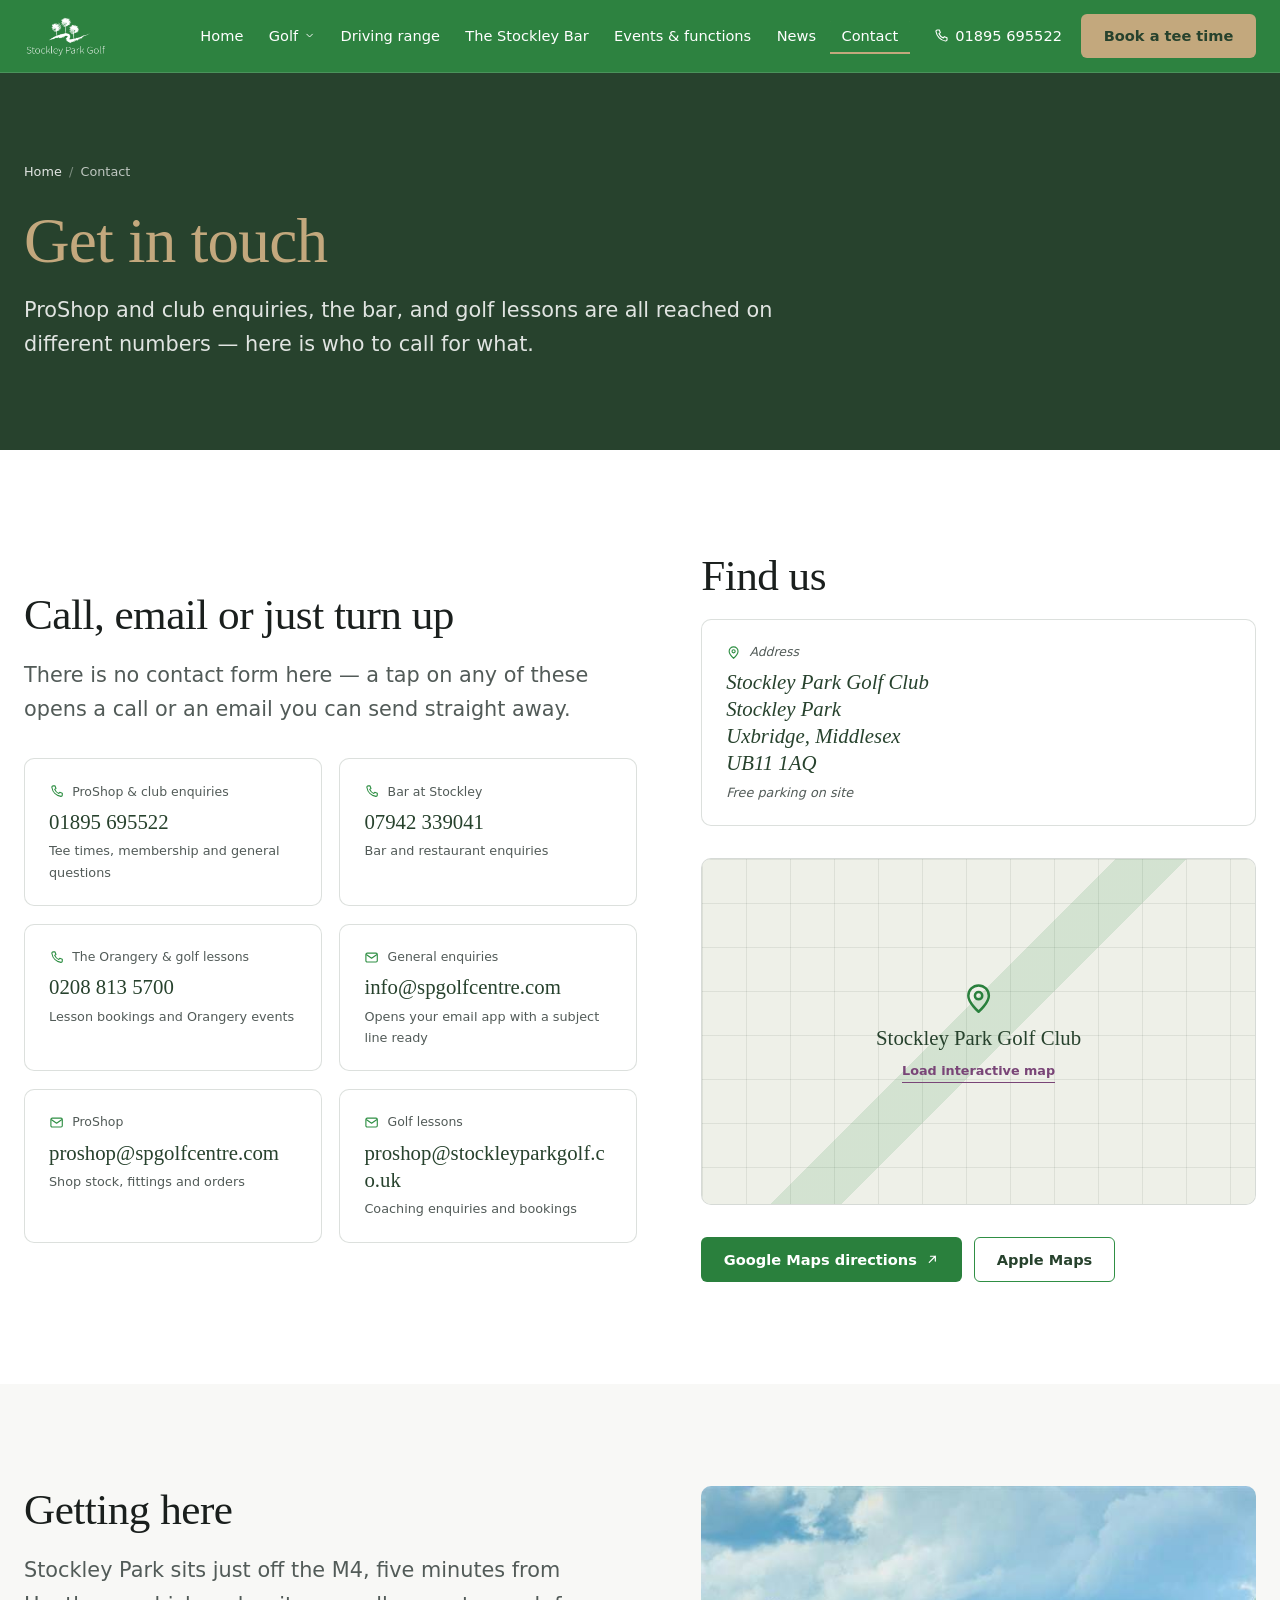
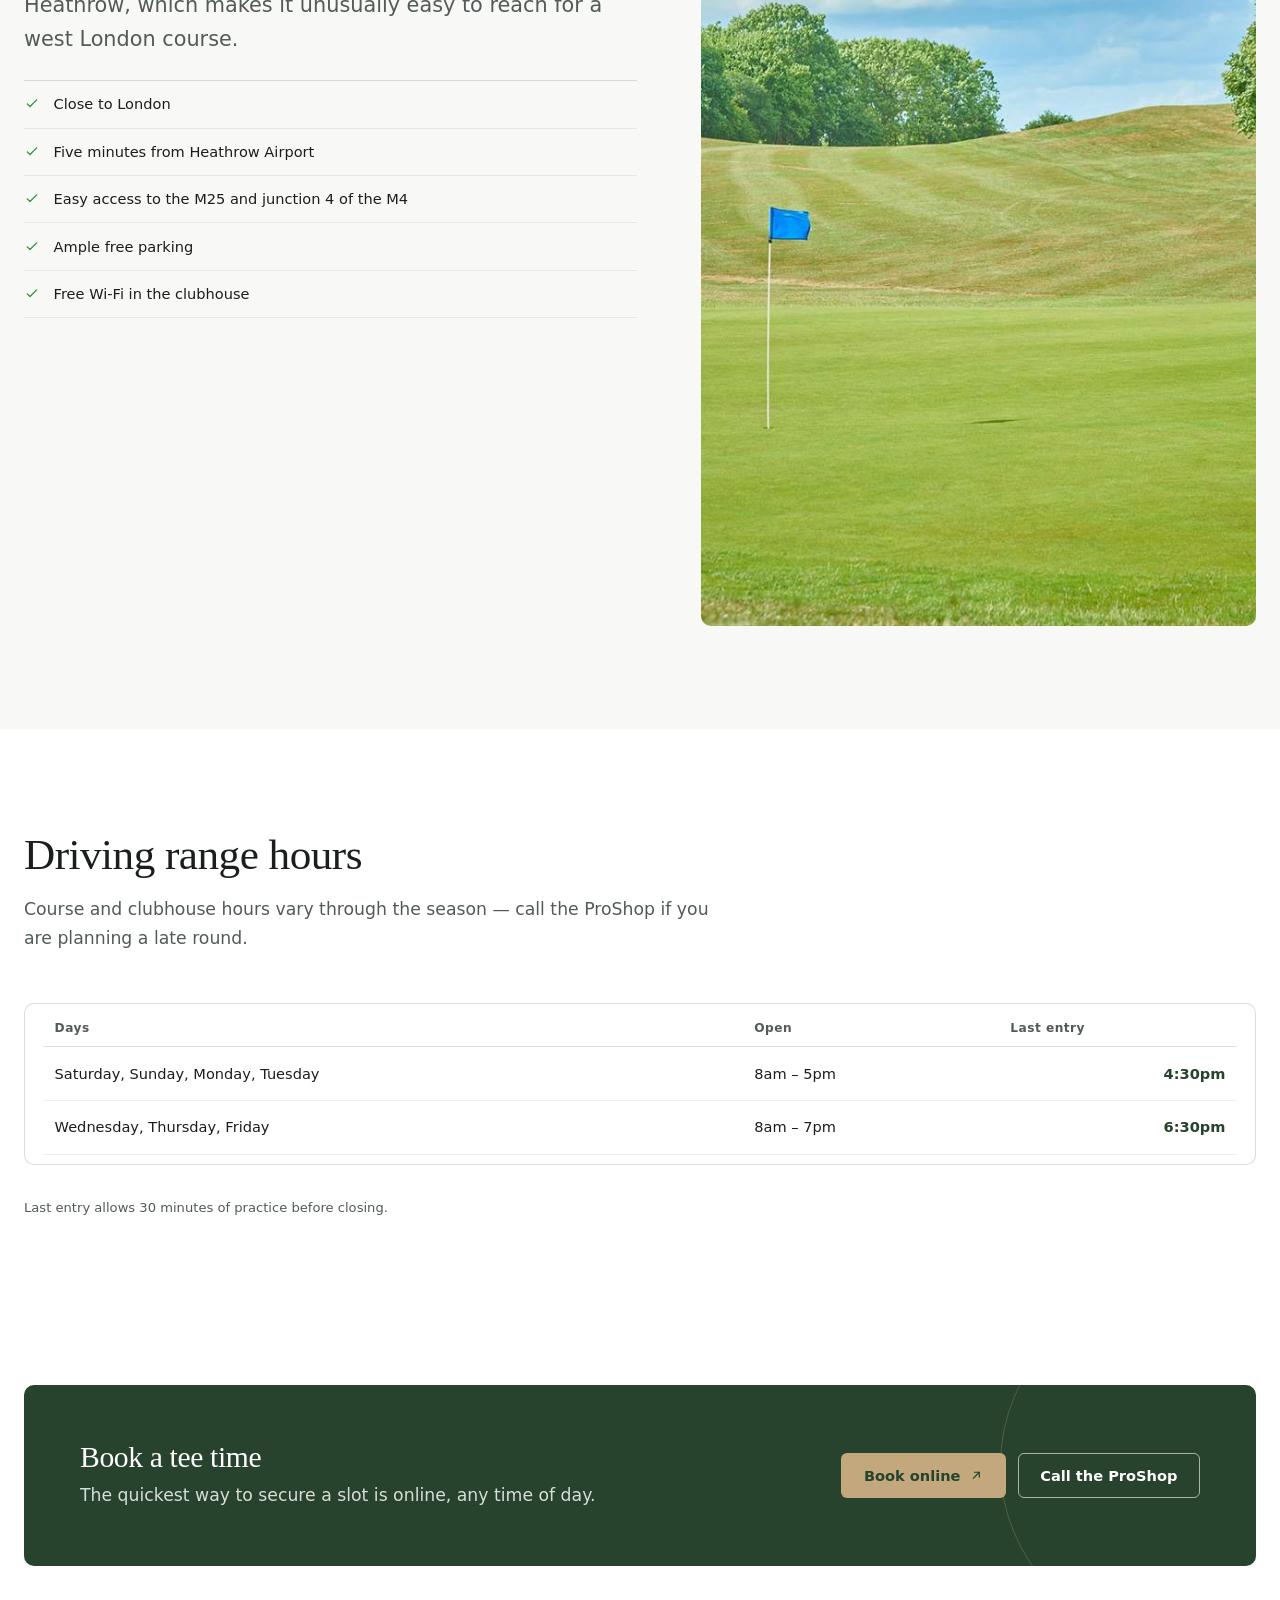
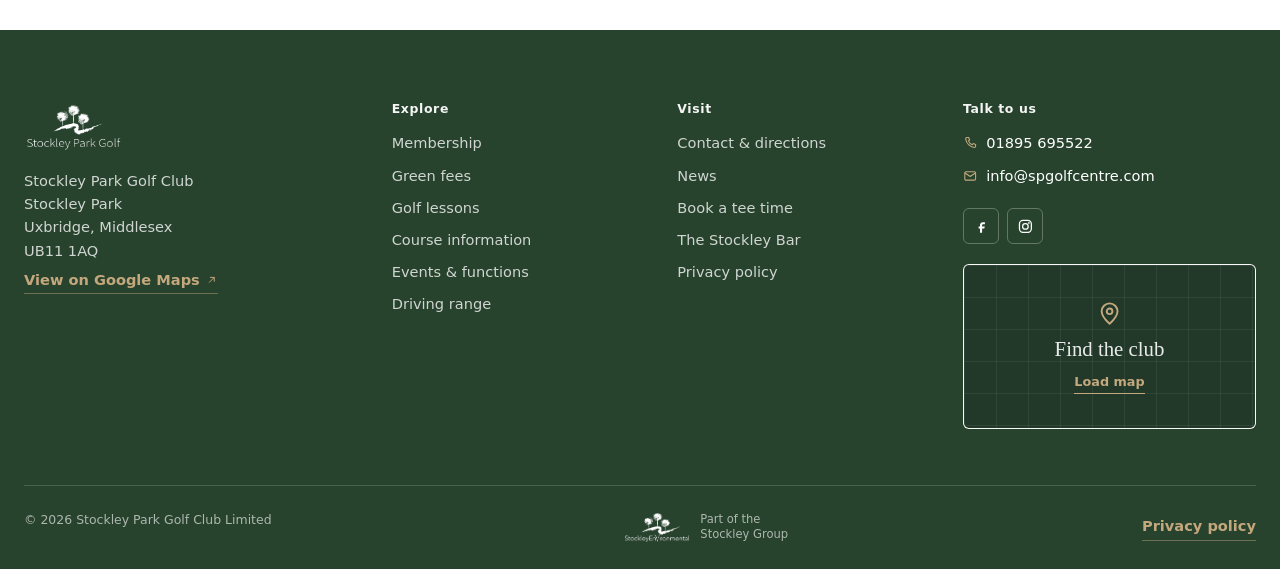
<file: contact.html>
<!DOCTYPE html>
<html lang="en-GB">
<head>
<meta charset="utf-8">
<meta name="viewport" content="width=device-width, initial-scale=1">
<title>Contact &amp; Directions | Stockley Park Golf, Uxbridge UB11 1AQ</title>
<meta name="description" content="Call Stockley Park Golf on 01895 695522, email the club, or find us at Stockley Park, Uxbridge, UB11 1AQ — five minutes from Heathrow and junction 4 of the M4.">
<link rel="canonical" href="https://www.stockleyparkgolf.co.uk/contact">
<meta name="theme-color" content="#2a803d">
<meta property="og:type" content="website">
<meta property="og:title" content="Contact &amp; Directions | Stockley Park Golf">
<meta property="og:description" content="Stockley Park, Uxbridge, Middlesex, UB11 1AQ. Five minutes from Heathrow, with easy access to the M25 and junction 4 of the M4.">
<meta property="og:image" content="assets/images/course-putting-green.jpg">
<link rel="icon" href="assets/images/icon-32.png" sizes="32x32" type="image/png">
<link rel="apple-touch-icon" href="assets/images/icon-180.png">
<link rel="stylesheet" href="css/styles.css">
<script defer src="js/main.js"></script>
<script type="application/ld+json">
{
  "@context": "https://schema.org",
  "@type": "GolfCourse",
  "name": "Stockley Park Golf Club",
  "url": "https://www.stockleyparkgolf.co.uk/contact",
  "telephone": "+441895695522",
  "email": "info@spgolfcentre.com",
  "address": {
    "@type": "PostalAddress",
    "streetAddress": "Stockley Park",
    "addressLocality": "Uxbridge",
    "addressRegion": "Middlesex",
    "postalCode": "UB11 1AQ",
    "addressCountry": "GB"
  },
  "geo": { "@type": "GeoCoordinates", "latitude": 51.5132155, "longitude": -0.4440041 }
}
</script>
</head>
<body>
<a class="skip-link" href="#main">Skip to main content</a>

<header class="site-header">
  <div class="wrap site-header__bar">
    <a class="brand" href="index.html">
      <img src="assets/images/stockley-park-golf-logo.png" alt="Stockley Park Golf" width="600" height="294" fetchpriority="high" decoding="async">
    </a>

    <button class="nav-trigger" type="button" aria-expanded="false" aria-controls="site-nav">
      <svg viewBox="0 0 24 24" fill="none" stroke="currentColor" stroke-width="1.8" aria-hidden="true"><path d="M3 6h18M3 12h18M3 18h18" stroke-linecap="round"/></svg>
      Menu
    </button>

    <nav class="site-nav" id="site-nav" aria-label="Main">
      <button class="nav-close" type="button" aria-label="Close menu">
        <svg viewBox="0 0 24 24" fill="none" stroke="currentColor" stroke-width="1.8" aria-hidden="true"><path d="M6 6l12 12M18 6L6 18" stroke-linecap="round"/></svg>
      </button>

      <ul class="nav-list">
        <li><a class="nav-link" href="index.html">Home</a></li>
        <li class="nav-item nav-item--has-menu" data-open="false">
          <button class="nav-toggle" type="button" aria-expanded="false">
            Golf
            <svg viewBox="0 0 24 24" fill="none" stroke="currentColor" stroke-width="2" aria-hidden="true"><path d="M6 9l6 6 6-6" stroke-linecap="round" stroke-linejoin="round"/></svg>
          </button>
          <ul class="nav-menu">
            <li><a href="membership.html">Membership</a></li>
            <li><a href="green-fees.html">Green fees</a></li>
            <li><a href="golf-lessons.html">Golf lessons</a></li>
            <li><a href="index.html#course">Course information</a></li>
            <li><a href="https://spgolfcentre.uk/" target="_blank" rel="noopener noreferrer">Golf days<span class="nav-menu__note">Opens spgolfcentre.uk</span></a></li>
            <li><a href="https://spgolfcentre.uk/safe-guarding" target="_blank" rel="noopener noreferrer">Safeguarding<span class="nav-menu__note">Opens spgolfcentre.uk</span></a></li>
            <li><a href="https://spgolfcentre.uk/club-policies" target="_blank" rel="noopener noreferrer">Club policies<span class="nav-menu__note">Opens spgolfcentre.uk</span></a></li>
          </ul>
        </li>
        <li><a class="nav-link" href="index.html#practice">Driving range</a></li>
        <li><a class="nav-link" href="https://spgolfcentre.uk/" target="_blank" rel="noopener noreferrer">The Stockley Bar</a></li>
        <li><a class="nav-link" href="events-functions.html">Events &amp; functions</a></li>
        <li><a class="nav-link" href="news.html">News</a></li>
        <li><a class="nav-link" href="contact.html" aria-current="page">Contact</a></li>
      </ul>

      <div class="header-actions">
        <a class="header-tel" href="tel:+441895695522">
          <svg viewBox="0 0 24 24" fill="none" stroke="currentColor" stroke-width="1.7" aria-hidden="true"><path d="M6.5 3h3l1.5 4-2 1.5a12 12 0 006.5 6.5l1.5-2 4 1.5v3a2 2 0 01-2.2 2A17 17 0 014.5 5.2 2 2 0 016.5 3z" stroke-linecap="round" stroke-linejoin="round"/></svg>
          <span class="header-tel__label">01895 695522</span>
        </a>
        <a class="btn btn--accent" href="https://spgolfcentre.uk/" target="_blank" rel="noopener noreferrer">Book a tee time</a>
      </div>
    </nav>
  </div>
</header>

<button class="nav-scrim" type="button" aria-label="Close menu" tabindex="-1" data-open="false"></button>

<main id="main">

  <section class="page-hero" aria-labelledby="page-title">
    <div class="wrap">
      <ol class="breadcrumb">
        <li><a href="index.html">Home</a></li>
        <li>Contact</li>
      </ol>
      <h1 id="page-title">Get in touch</h1>
      <p>ProShop and club enquiries, the bar, and golf lessons are all reached on different numbers &mdash; here is who to call for what.</p>
    </div>
  </section>

  <section class="section" aria-labelledby="call-title">
    <div class="wrap split">
      <div class="split__body">
        <h2 id="call-title">Call, email or just turn up</h2>
        <p class="lede">There is no contact form here &mdash; a tap on any of these opens a call or an email you can send straight away.</p>
        <div class="contact-grid mt-2">
          <a class="action-card" href="tel:+441895695522">
            <span class="action-card__label">
              <svg viewBox="0 0 24 24" fill="none" stroke="currentColor" stroke-width="1.8" aria-hidden="true"><path d="M6.5 3h3l1.5 4-2 1.5a12 12 0 006.5 6.5l1.5-2 4 1.5v3a2 2 0 01-2.2 2A17 17 0 014.5 5.2 2 2 0 016.5 3z" stroke-linecap="round" stroke-linejoin="round"/></svg>
              ProShop &amp; club enquiries
            </span>
            <span class="action-card__value">01895 695522</span>
            <span class="action-card__note">Tee times, membership and general questions</span>
          </a>

          <a class="action-card" href="tel:+447942339041">
            <span class="action-card__label">
              <svg viewBox="0 0 24 24" fill="none" stroke="currentColor" stroke-width="1.8" aria-hidden="true"><path d="M6.5 3h3l1.5 4-2 1.5a12 12 0 006.5 6.5l1.5-2 4 1.5v3a2 2 0 01-2.2 2A17 17 0 014.5 5.2 2 2 0 016.5 3z" stroke-linecap="round" stroke-linejoin="round"/></svg>
              Bar at Stockley
            </span>
            <span class="action-card__value">07942 339041</span>
            <span class="action-card__note">Bar and restaurant enquiries</span>
          </a>

          <a class="action-card" href="tel:+442088135700">
            <span class="action-card__label">
              <svg viewBox="0 0 24 24" fill="none" stroke="currentColor" stroke-width="1.8" aria-hidden="true"><path d="M6.5 3h3l1.5 4-2 1.5a12 12 0 006.5 6.5l1.5-2 4 1.5v3a2 2 0 01-2.2 2A17 17 0 014.5 5.2 2 2 0 016.5 3z" stroke-linecap="round" stroke-linejoin="round"/></svg>
              The Orangery &amp; golf lessons
            </span>
            <span class="action-card__value">0208 813 5700</span>
            <span class="action-card__note">Lesson bookings and Orangery events</span>
          </a>

          <a class="action-card" href="mailto:info@spgolfcentre.com?subject=Website%20enquiry">
            <span class="action-card__label">
              <svg viewBox="0 0 24 24" fill="none" stroke="currentColor" stroke-width="1.8" aria-hidden="true"><rect x="3" y="5" width="18" height="14" rx="2"/><path d="M3.5 7l8.5 6 8.5-6" stroke-linejoin="round"/></svg>
              General enquiries
            </span>
            <span class="action-card__value">info@spgolfcentre.com</span>
            <span class="action-card__note">Opens your email app with a subject line ready</span>
          </a>

          <a class="action-card" href="mailto:proshop@spgolfcentre.com?subject=ProShop%20enquiry">
            <span class="action-card__label">
              <svg viewBox="0 0 24 24" fill="none" stroke="currentColor" stroke-width="1.8" aria-hidden="true"><rect x="3" y="5" width="18" height="14" rx="2"/><path d="M3.5 7l8.5 6 8.5-6" stroke-linejoin="round"/></svg>
              ProShop
            </span>
            <span class="action-card__value">proshop@spgolfcentre.com</span>
            <span class="action-card__note">Shop stock, fittings and orders</span>
          </a>

          <a class="action-card" href="mailto:proshop@stockleyparkgolf.co.uk?subject=Golf%20lesson%20booking">
            <span class="action-card__label">
              <svg viewBox="0 0 24 24" fill="none" stroke="currentColor" stroke-width="1.8" aria-hidden="true"><rect x="3" y="5" width="18" height="14" rx="2"/><path d="M3.5 7l8.5 6 8.5-6" stroke-linejoin="round"/></svg>
              Golf lessons
            </span>
            <span class="action-card__value">proshop@stockleyparkgolf.co.uk</span>
            <span class="action-card__note">Coaching enquiries and bookings</span>
          </a>
        </div>
      </div>

      <div class="split__body">
        <h2>Find us</h2>
        <address class="action-card action-card--static">
          <span class="action-card__label">
            <svg viewBox="0 0 24 24" fill="none" stroke="currentColor" stroke-width="1.8" aria-hidden="true"><path d="M12 21s7-6.2 7-11a7 7 0 10-14 0c0 4.8 7 11 7 11z" stroke-linejoin="round"/><circle cx="12" cy="10" r="2.5"/></svg>
            Address
          </span>
          <span class="action-card__value">Stockley Park Golf Club<br>Stockley Park<br>Uxbridge, Middlesex<br>UB11 1AQ</span>
          <span class="action-card__note">Free parking on site</span>
        </address>

        <div class="map-embed mt-2">
          <button class="map-facade" type="button" data-map="https://www.google.com/maps?q=Stockley+Park+Golf+Club,+UB11+1AQ&output=embed" data-map-title="Map showing Stockley Park Golf Club">
            <svg class="map-facade__pin" viewBox="0 0 24 24" fill="none" stroke="currentColor" stroke-width="1.7" aria-hidden="true"><path d="M12 21s7-6.2 7-11a7 7 0 10-14 0c0 4.8 7 11 7 11z" stroke-linejoin="round"/><circle cx="12" cy="10" r="2.5"/></svg>
            <span class="map-facade__title">Stockley Park Golf Club</span>
            <span class="map-facade__hint">Load interactive map</span>
          </button>
        </div>

        <div class="btn-row mt-2">
          <a class="btn" href="https://goo.gl/maps/DQpcZaVWkv3JSQPa6" target="_blank" rel="noopener noreferrer">
            Google Maps directions
            <svg viewBox="0 0 24 24" fill="none" stroke="currentColor" stroke-width="2" aria-hidden="true"><path d="M7 17L17 7M9 7h8v8" stroke-linecap="round" stroke-linejoin="round"/></svg>
          </a>
          <a class="btn btn--outline" href="https://maps.apple.com/?q=Stockley+Park+Golf+Club,+UB11+1AQ" target="_blank" rel="noopener noreferrer">Apple Maps</a>
        </div>
      </div>
    </div>
  </section>

  <section class="section section--alt" aria-labelledby="directions-title">
    <div class="wrap split split--reverse split--start">
      <div class="split__media">
        <img src="assets/images/course-putting-green.jpg" alt="The approach to a green at Stockley Park with trees behind" width="1200" height="801" loading="lazy" decoding="async">
      </div>
      <div class="split__body">
        <h2 id="directions-title">Getting here</h2>
        <p class="lede">Stockley Park sits just off the M4, five minutes from Heathrow, which makes it unusually easy to reach for a west London course.</p>
        <ul class="rule-list">
          <li>
            <svg viewBox="0 0 24 24" fill="none" stroke="currentColor" stroke-width="2" aria-hidden="true"><path d="M5 13l4 4L19 7" stroke-linecap="round" stroke-linejoin="round"/></svg>
            Close to London
          </li>
          <li>
            <svg viewBox="0 0 24 24" fill="none" stroke="currentColor" stroke-width="2" aria-hidden="true"><path d="M5 13l4 4L19 7" stroke-linecap="round" stroke-linejoin="round"/></svg>
            Five minutes from Heathrow Airport
          </li>
          <li>
            <svg viewBox="0 0 24 24" fill="none" stroke="currentColor" stroke-width="2" aria-hidden="true"><path d="M5 13l4 4L19 7" stroke-linecap="round" stroke-linejoin="round"/></svg>
            Easy access to the M25 and junction 4 of the M4
          </li>
          <li>
            <svg viewBox="0 0 24 24" fill="none" stroke="currentColor" stroke-width="2" aria-hidden="true"><path d="M5 13l4 4L19 7" stroke-linecap="round" stroke-linejoin="round"/></svg>
            Ample free parking
          </li>
          <li>
            <svg viewBox="0 0 24 24" fill="none" stroke="currentColor" stroke-width="2" aria-hidden="true"><path d="M5 13l4 4L19 7" stroke-linecap="round" stroke-linejoin="round"/></svg>
            Free Wi-Fi in the clubhouse
          </li>
        </ul>
      </div>
    </div>
  </section>

  <section class="section" aria-labelledby="hours-title">
    <div class="wrap">
      <div class="section-head">
        <h2 id="hours-title">Driving range hours</h2>
        <p>Course and clubhouse hours vary through the season &mdash; call the ProShop if you are planning a late round.</p>
      </div>

      <div class="table-wrap">
        <table class="data-table">
          <caption class="visually-hidden">BigShots driving range opening hours</caption>
          <thead>
            <tr>
              <th scope="col">Days</th>
              <th scope="col">Open</th>
              <th scope="col">Last entry</th>
            </tr>
          </thead>
          <tbody>
            <tr>
              <th scope="row">Saturday, Sunday, Monday, Tuesday</th>
              <td data-label="Open">8am &ndash; 5pm</td>
              <td data-label="Last entry">4:30pm</td>
            </tr>
            <tr>
              <th scope="row">Wednesday, Thursday, Friday</th>
              <td data-label="Open">8am &ndash; 7pm</td>
              <td data-label="Last entry">6:30pm</td>
            </tr>
          </tbody>
        </table>
      </div>
      <p class="note mt-2">Last entry allows 30 minutes of practice before closing.</p>
    </div>
  </section>

  <div class="wrap section section--tight">
    <section class="cta-band" aria-labelledby="cta-title">
      <div>
        <h2 id="cta-title">Book a tee time</h2>
        <p>The quickest way to secure a slot is online, any time of day.</p>
      </div>
      <div class="btn-row">
        <a class="btn btn--accent" href="https://spgolfcentre.uk/" target="_blank" rel="noopener noreferrer">
          Book online
          <svg viewBox="0 0 24 24" fill="none" stroke="currentColor" stroke-width="2" aria-hidden="true"><path d="M7 17L17 7M9 7h8v8" stroke-linecap="round" stroke-linejoin="round"/></svg>
        </a>
        <a class="btn btn--ghost" href="tel:+441895695522">Call the ProShop</a>
      </div>
    </section>
  </div>

</main>

<footer class="site-footer">
  <div class="wrap">
    <div class="footer-grid">
      <div class="footer-brand">
        <img src="assets/images/stockley-park-golf-logo.png" alt="Stockley Park Golf" width="600" height="294" loading="lazy" decoding="async">
        <p>Stockley Park Golf Club<br>Stockley Park<br>Uxbridge, Middlesex<br>UB11 1AQ</p>
        <p class="mt-2"><a class="link-arrow" href="https://goo.gl/maps/DQpcZaVWkv3JSQPa6" target="_blank" rel="noopener noreferrer">View on Google Maps
          <svg viewBox="0 0 24 24" fill="none" stroke="currentColor" stroke-width="2" aria-hidden="true"><path d="M7 17L17 7M9 7h8v8" stroke-linecap="round" stroke-linejoin="round"/></svg>
        </a></p>
      </div>

      <div class="footer-col">
        <h2>Explore</h2>
        <ul class="footer-links">
          <li><a href="membership.html">Membership</a></li>
          <li><a href="green-fees.html">Green fees</a></li>
          <li><a href="golf-lessons.html">Golf lessons</a></li>
          <li><a href="index.html#course">Course information</a></li>
          <li><a href="events-functions.html">Events &amp; functions</a></li>
          <li><a href="index.html#practice">Driving range</a></li>
        </ul>
      </div>

      <div class="footer-col">
        <h2>Visit</h2>
        <ul class="footer-links">
          <li><a href="contact.html">Contact &amp; directions</a></li>
          <li><a href="news.html">News</a></li>
          <li><a href="https://spgolfcentre.uk/" target="_blank" rel="noopener noreferrer">Book a tee time</a></li>
          <li><a href="https://spgolfcentre.uk/" target="_blank" rel="noopener noreferrer">The Stockley Bar</a></li>
          <li><a href="privacy-policy.html">Privacy policy</a></li>
        </ul>
      </div>

      <div class="footer-col footer-map-col">
        <h2>Talk to us</h2>
        <ul class="footer-contact">
          <li>
            <svg viewBox="0 0 24 24" fill="none" stroke="currentColor" stroke-width="1.8" aria-hidden="true"><path d="M6.5 3h3l1.5 4-2 1.5a12 12 0 006.5 6.5l1.5-2 4 1.5v3a2 2 0 01-2.2 2A17 17 0 014.5 5.2 2 2 0 016.5 3z" stroke-linecap="round" stroke-linejoin="round"/></svg>
            <a href="tel:+441895695522">01895 695522</a>
          </li>
          <li>
            <svg viewBox="0 0 24 24" fill="none" stroke="currentColor" stroke-width="1.8" aria-hidden="true"><rect x="3" y="5" width="18" height="14" rx="2"/><path d="M3.5 7l8.5 6 8.5-6" stroke-linejoin="round"/></svg>
            <a href="mailto:info@spgolfcentre.com?subject=Website%20enquiry">info@spgolfcentre.com</a>
          </li>
        </ul>
        <ul class="social">
          <li><a href="https://www.facebook.com/stockleyparkgolfcourse" target="_blank" rel="noopener noreferrer" aria-label="Stockley Park Golf on Facebook">
            <svg viewBox="0 0 24 24" fill="currentColor" aria-hidden="true"><path d="M14 9h3V6h-3c-2.2 0-4 1.8-4 4v2H8v3h2v6h3v-6h3l1-3h-4v-2c0-.6.4-1 1-1z"/></svg>
          </a></li>
          <li><a href="https://www.instagram.com/stockleyparkgolf" target="_blank" rel="noopener noreferrer" aria-label="Stockley Park Golf on Instagram">
            <svg viewBox="0 0 24 24" fill="none" stroke="currentColor" stroke-width="1.8" aria-hidden="true"><rect x="3.5" y="3.5" width="17" height="17" rx="5"/><circle cx="12" cy="12" r="4"/><circle cx="17" cy="7" r="1.2" fill="currentColor" stroke="none"/></svg>
          </a></li>
        </ul>

        <div class="map-embed footer-map">
          <button class="map-facade" type="button" data-map="https://www.google.com/maps?q=Stockley+Park+Golf+Club,+UB11+1AQ&output=embed" data-map-title="Map showing Stockley Park Golf Club">
            <svg class="map-facade__pin" viewBox="0 0 24 24" fill="none" stroke="currentColor" stroke-width="1.7" aria-hidden="true"><path d="M12 21s7-6.2 7-11a7 7 0 10-14 0c0 4.8 7 11 7 11z" stroke-linejoin="round"/><circle cx="12" cy="10" r="2.5"/></svg>
            <span class="map-facade__title">Find the club</span>
            <span class="map-facade__hint">Load map</span>
          </button>
        </div>
      </div>
    </div>

    <div class="footer-bottom">
      <p>&copy; <span data-year>2026</span> Stockley Park Golf Club Limited</p>
      <div class="footer-group">
        <img src="assets/images/stockley-group-se-logo-white.png" alt="Stockley Environmental" width="589" height="273" loading="lazy" decoding="async">
        <span>Part of the Stockley Group</span>
      </div>
      <p><a class="link-arrow" href="privacy-policy.html">Privacy policy</a></p>
    </div>
  </div>
</footer>
</body>
</html>
</file>
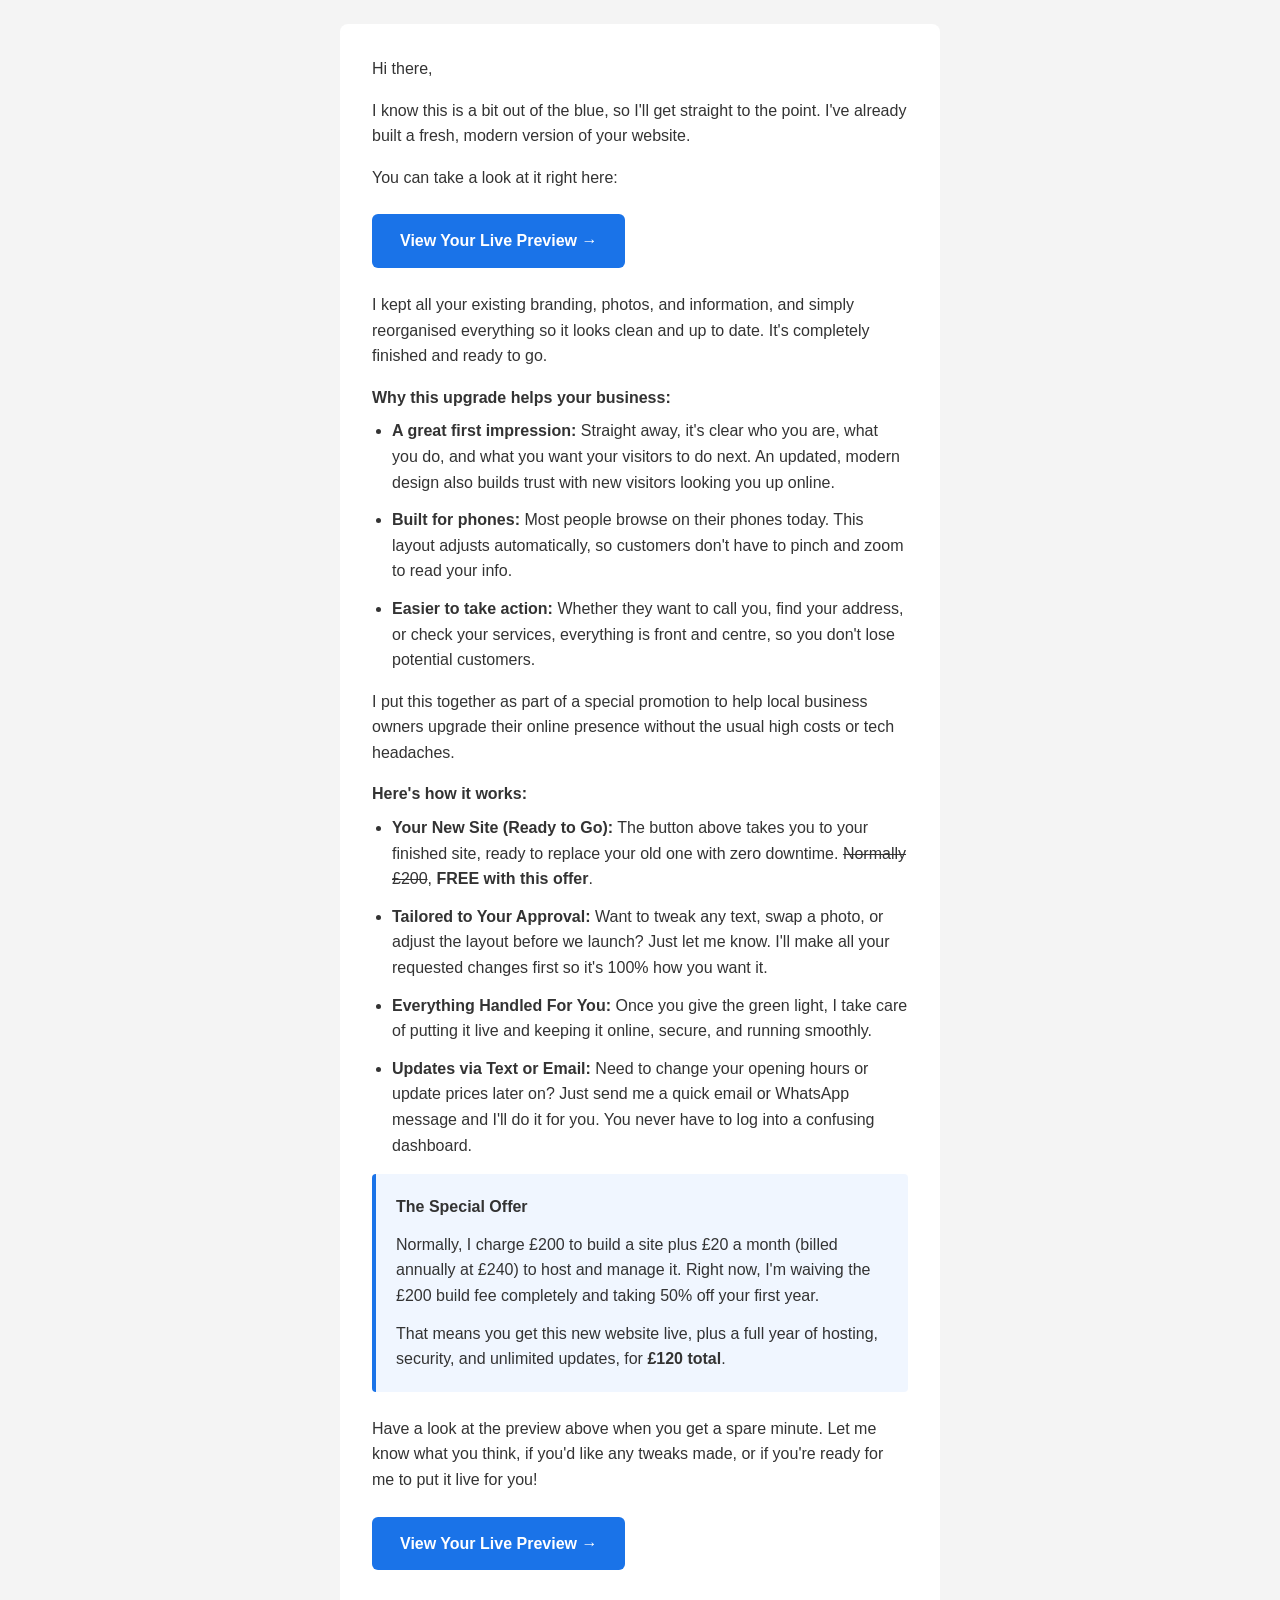
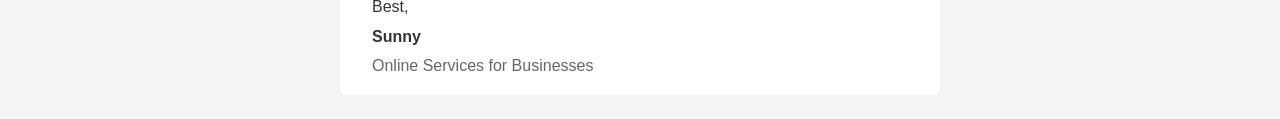
<file: email.html>
<!DOCTYPE html>
<html lang="en">
<head>
<meta charset="UTF-8">
<meta name="viewport" content="width=device-width, initial-scale=1.0">
<title>Your New Website Preview</title>
</head>
<body style="margin:0; padding:0; background-color:#f4f4f4;">
<table role="presentation" width="100%" cellpadding="0" cellspacing="0" border="0" style="background-color:#f4f4f4;">
  <tr>
    <td align="center" style="padding:24px 12px;">
      <table role="presentation" width="600" cellpadding="0" cellspacing="0" border="0" style="max-width:600px; width:100%; background-color:#ffffff; border-radius:8px;">
        <tr>
          <td style="padding:32px 32px 16px 32px; font-family:Arial, Helvetica, sans-serif; font-size:16px; line-height:1.6; color:#333333;">

            <p style="margin:0 0 16px 0;">Hi there,</p>

            <p style="margin:0 0 16px 0;">I know this is a bit out of the blue, so I'll get straight to the point. I've already built a fresh, modern version of your website.</p>

            <p style="margin:0 0 24px 0;">You can take a look at it right here:</p>

            <!-- Preview button -->
            <table role="presentation" cellpadding="0" cellspacing="0" border="0" style="margin:0 0 24px 0;">
              <tr>
                <td align="center" bgcolor="#1a73e8" style="border-radius:6px;">
                  <a href="PREVIEW_LINK_HERE" target="_blank" style="display:inline-block; padding:14px 28px; font-family:Arial, Helvetica, sans-serif; font-size:16px; font-weight:bold; color:#ffffff; text-decoration:none; border-radius:6px;">View Your Live Preview &rarr;</a>
                </td>
              </tr>
            </table>

            <p style="margin:0 0 16px 0;">I kept all your existing branding, photos, and information, and simply reorganised everything so it looks clean and up to date. It's completely finished and ready to go.</p>

            <p style="margin:0 0 8px 0;"><strong>Why this upgrade helps your business:</strong></p>

            <ul style="margin:0 0 16px 0; padding-left:20px;">
              <li style="margin-bottom:12px;"><strong>A great first impression:</strong> Straight away, it's clear who you are, what you do, and what you want your visitors to do next. An updated, modern design also builds trust with new visitors looking you up online.</li>
              <li style="margin-bottom:12px;"><strong>Built for phones:</strong> Most people browse on their phones today. This layout adjusts automatically, so customers don't have to pinch and zoom to read your info.</li>
              <li style="margin-bottom:12px;"><strong>Easier to take action:</strong> Whether they want to call you, find your address, or check your services, everything is front and centre, so you don't lose potential customers.</li>
            </ul>

            <p style="margin:0 0 16px 0;">I put this together as part of a special promotion to help local business owners upgrade their online presence without the usual high costs or tech headaches.</p>

            <p style="margin:0 0 8px 0;"><strong>Here's how it works:</strong></p>

            <ul style="margin:0 0 16px 0; padding-left:20px;">
              <li style="margin-bottom:12px;"><strong>Your New Site (Ready to Go):</strong> The button above takes you to your finished site, ready to replace your old one with zero downtime. <s>Normally &pound;200</s>, <strong>FREE with this offer</strong>.</li>
              <li style="margin-bottom:12px;"><strong>Tailored to Your Approval:</strong> Want to tweak any text, swap a photo, or adjust the layout before we launch? Just let me know. I'll make all your requested changes first so it's 100% how you want it.</li>
              <li style="margin-bottom:12px;"><strong>Everything Handled For You:</strong> Once you give the green light, I take care of putting it live and keeping it online, secure, and running smoothly.</li>
              <li style="margin-bottom:12px;"><strong>Updates via Text or Email:</strong> Need to change your opening hours or update prices later on? Just send me a quick email or WhatsApp message and I'll do it for you. You never have to log into a confusing dashboard.</li>
            </ul>

            <!-- Offer box -->
            <table role="presentation" width="100%" cellpadding="0" cellspacing="0" border="0" style="margin:0 0 24px 0;">
              <tr>
                <td style="padding:20px; background-color:#f0f6ff; border-left:4px solid #1a73e8; border-radius:4px; font-family:Arial, Helvetica, sans-serif; font-size:16px; line-height:1.6; color:#333333;">
                  <p style="margin:0 0 12px 0;"><strong>The Special Offer</strong></p>
                  <p style="margin:0 0 12px 0;">Normally, I charge &pound;200 to build a site plus &pound;20 a month (billed annually at &pound;240) to host and manage it. Right now, I'm waiving the &pound;200 build fee completely and taking 50% off your first year.</p>
                  <p style="margin:0;">That means you get this new website live, plus a full year of hosting, security, and unlimited updates, for <strong>&pound;120 total</strong>.</p>
                </td>
              </tr>
            </table>

            <p style="margin:0 0 24px 0;">Have a look at the preview above when you get a spare minute. Let me know what you think, if you'd like any tweaks made, or if you're ready for me to put it live for you!</p>

            <!-- Secondary button -->
            <table role="presentation" cellpadding="0" cellspacing="0" border="0" style="margin:0 0 24px 0;">
              <tr>
                <td align="center" bgcolor="#1a73e8" style="border-radius:6px;">
                  <a href="PREVIEW_LINK_HERE" target="_blank" style="display:inline-block; padding:14px 28px; font-family:Arial, Helvetica, sans-serif; font-size:16px; font-weight:bold; color:#ffffff; text-decoration:none; border-radius:6px;">View Your Live Preview &rarr;</a>
                </td>
              </tr>
            </table>

            <p style="margin:0 0 4px 0;">Best,</p>
            <p style="margin:0 0 4px 0;"><strong>Sunny</strong></p>
            <p style="margin:0; color:#666666;">Online Services for Businesses</p>

          </td>
        </tr>
      </table>
    </td>
  </tr>
</table>
</body>
</html>
</file>
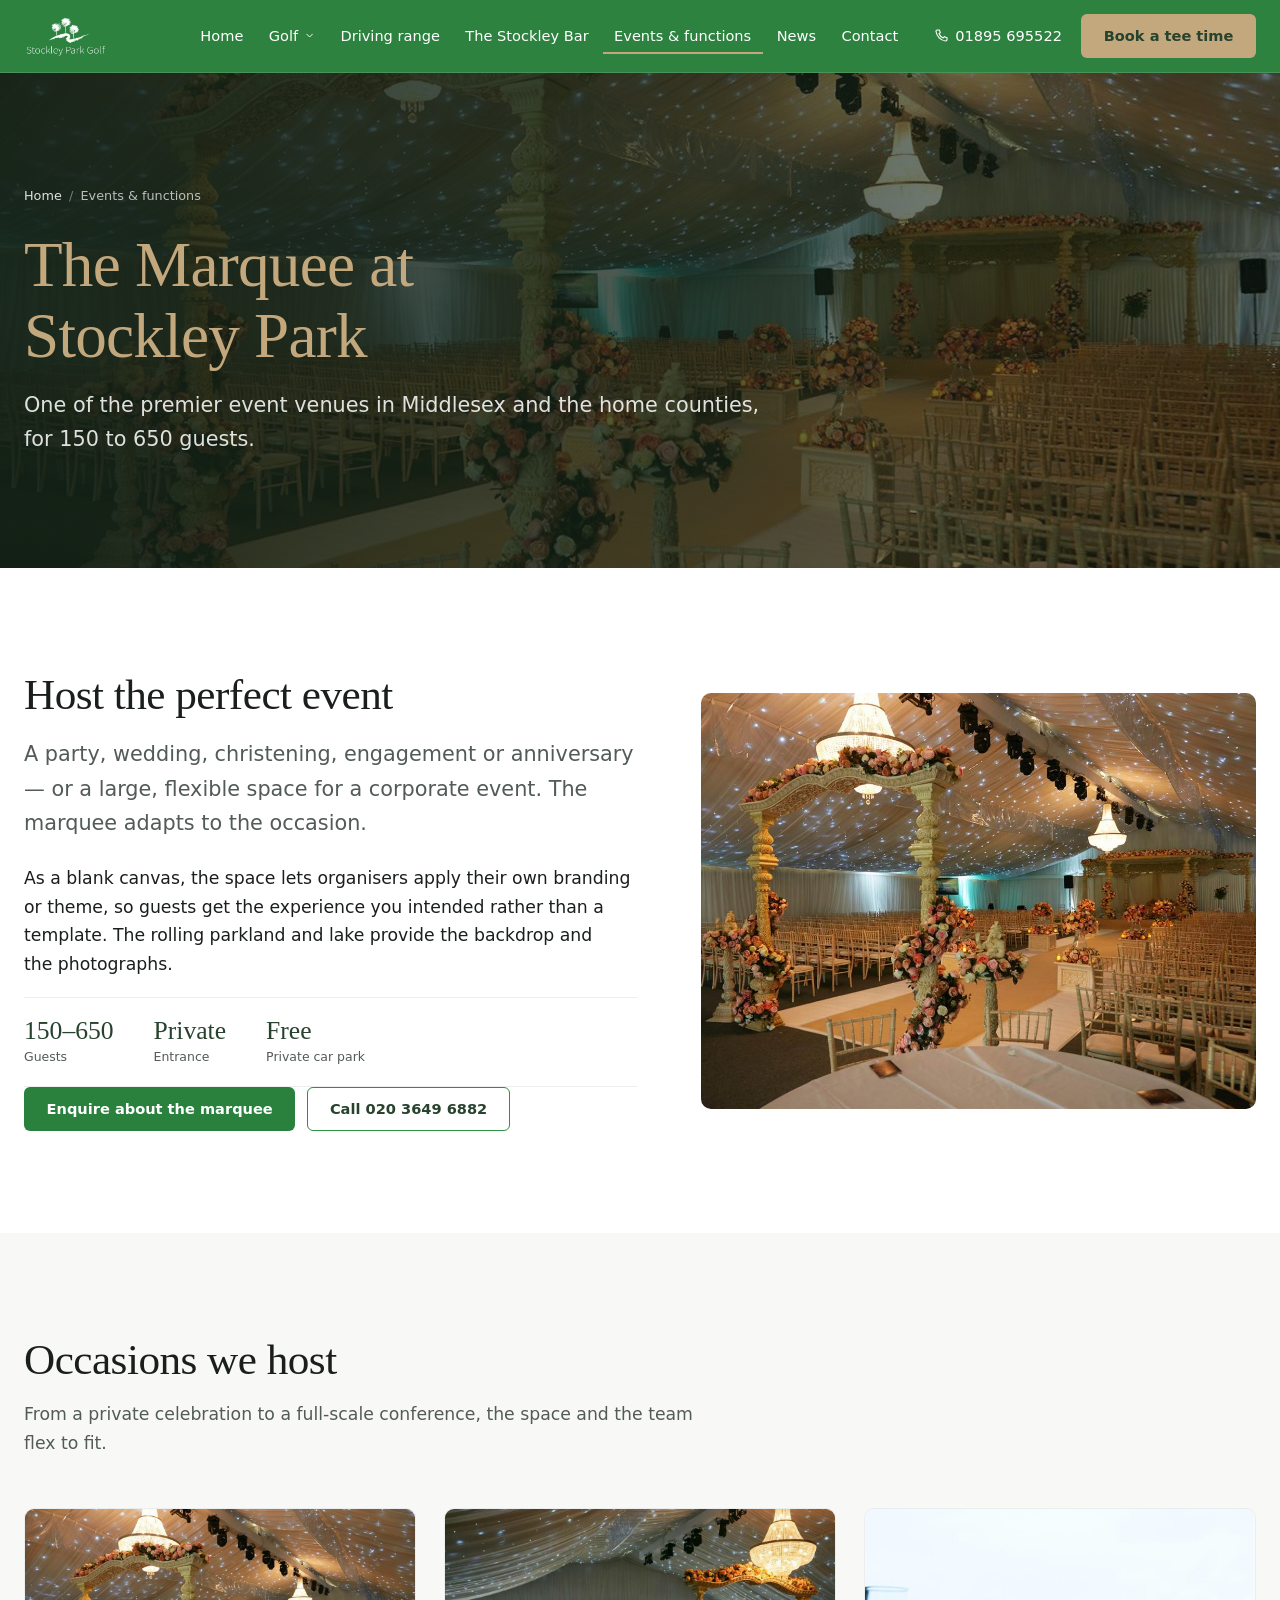
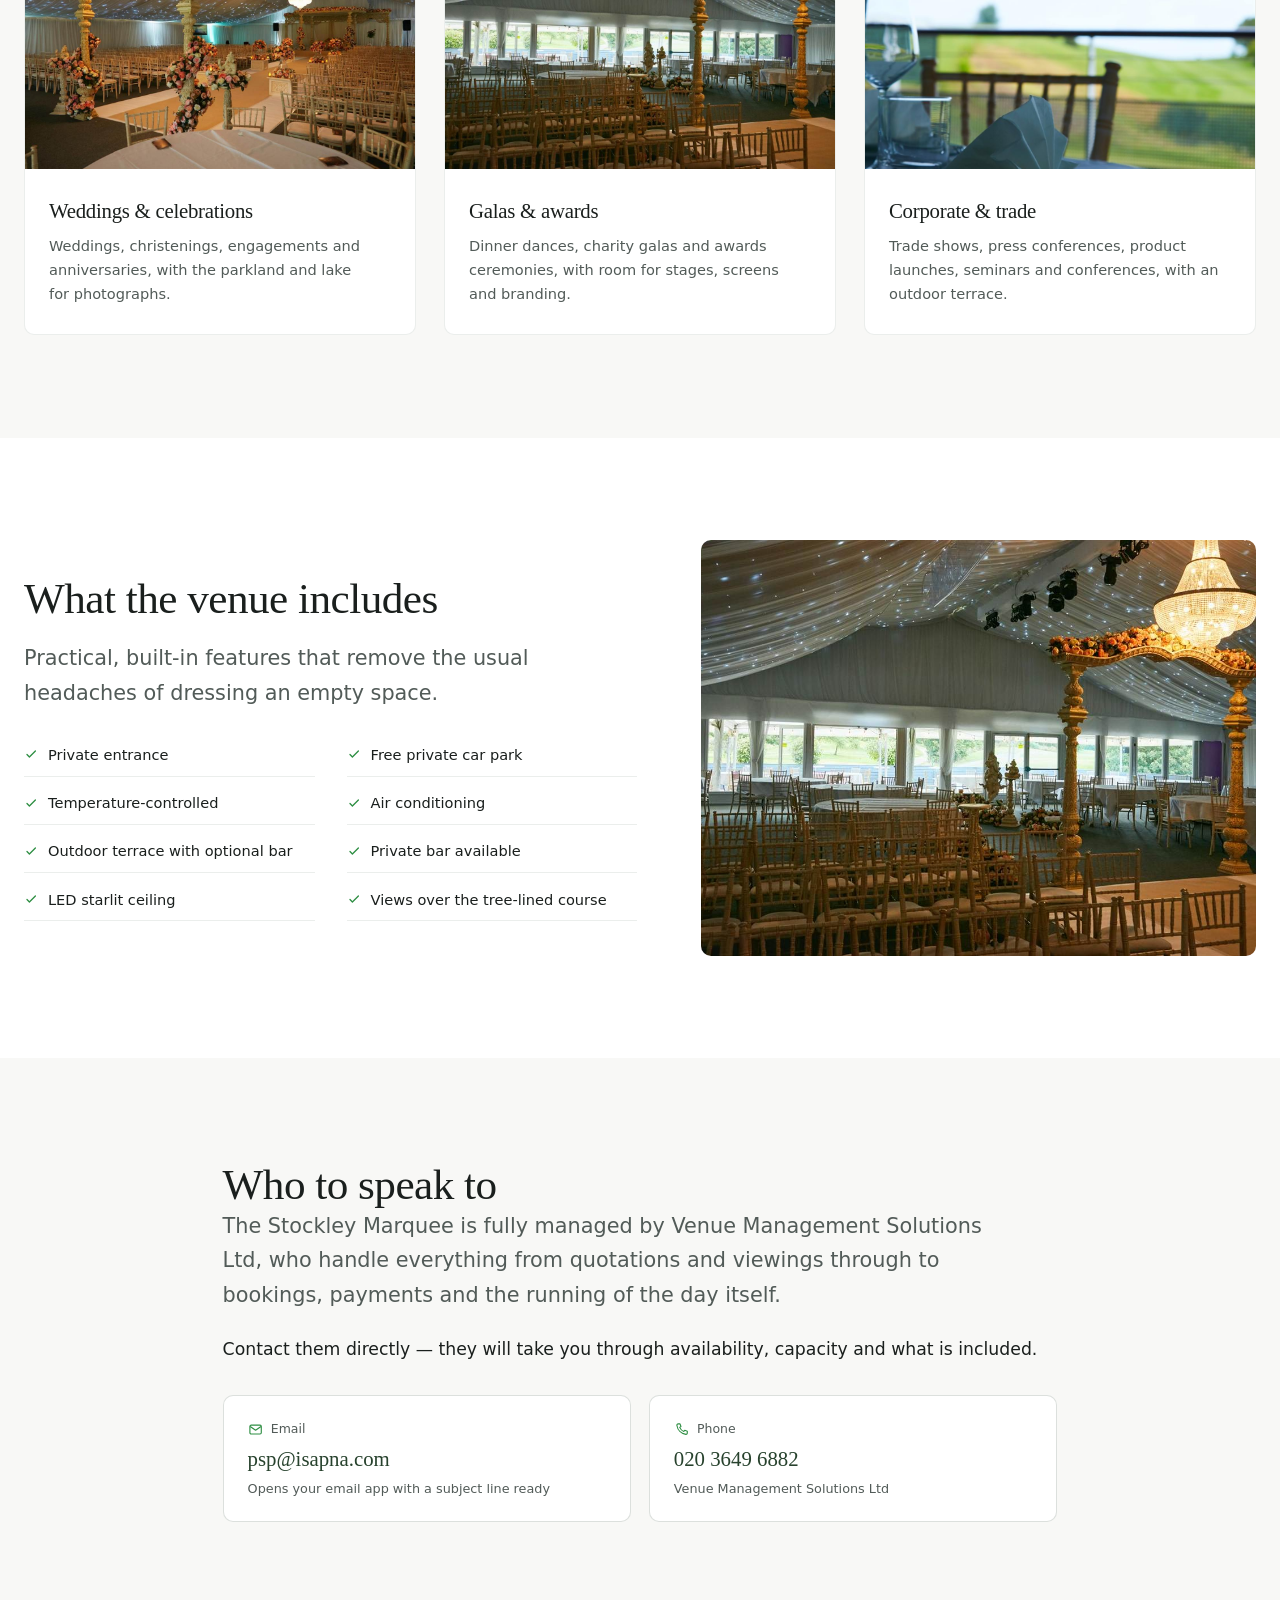
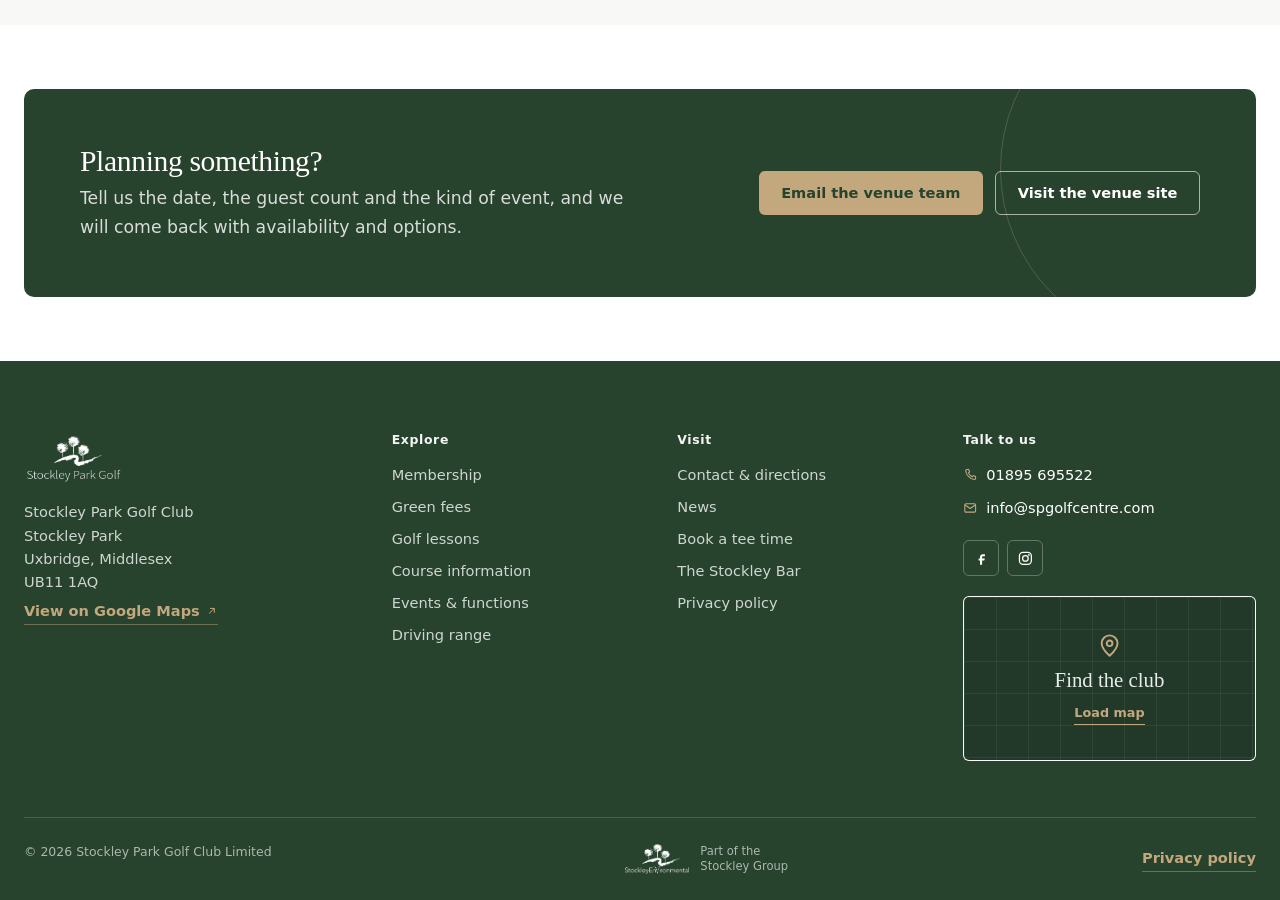
<file: events-functions.html>
<!DOCTYPE html>
<html lang="en-GB">
<head>
<meta charset="utf-8">
<meta name="viewport" content="width=device-width, initial-scale=1">
<title>Events &amp; Functions | The Marquee at Stockley Park</title>
<meta name="description" content="A blank-canvas marquee for 150 to 650 guests in Uxbridge, for weddings, galas, awards ceremonies and conferences, with private entrance and car park.">
<link rel="canonical" href="https://www.stockleyparkgolf.co.uk/events-functions">
<meta name="theme-color" content="#2a803d">
<meta property="og:type" content="website">
<meta property="og:title" content="Events &amp; Functions | The Marquee at Stockley Park">
<meta property="og:description" content="Weddings, dinner dances, charity galas and conferences for 150 to 650 guests, with the rolling parkland and lake as your backdrop.">
<meta property="og:image" content="assets/images/hero-marquee-1600.jpg">
<link rel="icon" href="assets/images/icon-32.png" sizes="32x32" type="image/png">
<link rel="apple-touch-icon" href="assets/images/icon-180.png">
<link rel="preload" as="image" href="assets/images/hero-marquee-1280.jpg" imagesrcset="assets/images/hero-marquee-1280.jpg 1280w, assets/images/hero-marquee-1600.jpg 1600w" imagesizes="100vw" fetchpriority="high">
<link rel="stylesheet" href="css/styles.css">
<script defer src="js/main.js"></script>
</head>
<body>
<a class="skip-link" href="#main">Skip to main content</a>

<header class="site-header">
  <div class="wrap site-header__bar">
    <a class="brand" href="index.html">
      <img src="assets/images/stockley-park-golf-logo.png" alt="Stockley Park Golf" width="600" height="294" fetchpriority="high" decoding="async">
    </a>

    <button class="nav-trigger" type="button" aria-expanded="false" aria-controls="site-nav">
      <svg viewBox="0 0 24 24" fill="none" stroke="currentColor" stroke-width="1.8" aria-hidden="true"><path d="M3 6h18M3 12h18M3 18h18" stroke-linecap="round"/></svg>
      Menu
    </button>

    <nav class="site-nav" id="site-nav" aria-label="Main">
      <button class="nav-close" type="button" aria-label="Close menu">
        <svg viewBox="0 0 24 24" fill="none" stroke="currentColor" stroke-width="1.8" aria-hidden="true"><path d="M6 6l12 12M18 6L6 18" stroke-linecap="round"/></svg>
      </button>

      <ul class="nav-list">
        <li><a class="nav-link" href="index.html">Home</a></li>
        <li class="nav-item nav-item--has-menu" data-open="false">
          <button class="nav-toggle" type="button" aria-expanded="false">
            Golf
            <svg viewBox="0 0 24 24" fill="none" stroke="currentColor" stroke-width="2" aria-hidden="true"><path d="M6 9l6 6 6-6" stroke-linecap="round" stroke-linejoin="round"/></svg>
          </button>
          <ul class="nav-menu">
            <li><a href="membership.html">Membership</a></li>
            <li><a href="green-fees.html">Green fees</a></li>
            <li><a href="golf-lessons.html">Golf lessons</a></li>
            <li><a href="index.html#course">Course information</a></li>
            <li><a href="https://spgolfcentre.uk/" target="_blank" rel="noopener noreferrer">Golf days<span class="nav-menu__note">Opens spgolfcentre.uk</span></a></li>
            <li><a href="https://spgolfcentre.uk/safe-guarding" target="_blank" rel="noopener noreferrer">Safeguarding<span class="nav-menu__note">Opens spgolfcentre.uk</span></a></li>
            <li><a href="https://spgolfcentre.uk/club-policies" target="_blank" rel="noopener noreferrer">Club policies<span class="nav-menu__note">Opens spgolfcentre.uk</span></a></li>
          </ul>
        </li>
        <li><a class="nav-link" href="index.html#practice">Driving range</a></li>
        <li><a class="nav-link" href="https://spgolfcentre.uk/" target="_blank" rel="noopener noreferrer">The Stockley Bar</a></li>
        <li><a class="nav-link" href="events-functions.html" aria-current="page">Events &amp; functions</a></li>
        <li><a class="nav-link" href="news.html">News</a></li>
        <li><a class="nav-link" href="contact.html">Contact</a></li>
      </ul>

      <div class="header-actions">
        <a class="header-tel" href="tel:+441895695522">
          <svg viewBox="0 0 24 24" fill="none" stroke="currentColor" stroke-width="1.7" aria-hidden="true"><path d="M6.5 3h3l1.5 4-2 1.5a12 12 0 006.5 6.5l1.5-2 4 1.5v3a2 2 0 01-2.2 2A17 17 0 014.5 5.2 2 2 0 016.5 3z" stroke-linecap="round" stroke-linejoin="round"/></svg>
          <span class="header-tel__label">01895 695522</span>
        </a>
        <a class="btn btn--accent" href="https://spgolfcentre.uk/" target="_blank" rel="noopener noreferrer">Book a tee time</a>
      </div>
    </nav>
  </div>
</header>

<button class="nav-scrim" type="button" aria-label="Close menu" tabindex="-1" data-open="false"></button>

<main id="main">

  <section class="page-hero page-hero--image" aria-labelledby="page-title">
    <img class="page-hero__media"
         src="assets/images/hero-marquee-1280.jpg"
         srcset="assets/images/hero-marquee-1280.jpg 1280w, assets/images/hero-marquee-1600.jpg 1600w"
         sizes="100vw"
         alt="" width="1280" height="854" fetchpriority="high" decoding="async">
    <div class="wrap">
      <ol class="breadcrumb">
        <li><a href="index.html">Home</a></li>
        <li>Events &amp; functions</li>
      </ol>
      <h1 id="page-title">The Marquee at Stockley Park</h1>
      <p>One of the premier event venues in Middlesex and the home counties, for 150 to 650 guests.</p>
    </div>
  </section>

  <section class="section" aria-labelledby="venue-title">
    <div class="wrap split">
      <div class="split__body">
        <h2 id="venue-title">Host the perfect event</h2>
        <p class="lede">A party, wedding, christening, engagement or anniversary &mdash; or a large, flexible space for a corporate event. The marquee adapts to the occasion.</p>
        <p>As a blank canvas, the space lets organisers apply their own branding or theme, so guests get the experience you intended rather than a template. The rolling parkland and lake provide the backdrop and the photographs.</p>
        <div class="stat-row">
          <div class="stat">
            <span class="stat__value">150&ndash;650</span>
            <span class="stat__label">Guests</span>
          </div>
          <div class="stat">
            <span class="stat__value">Private</span>
            <span class="stat__label">Entrance</span>
          </div>
          <div class="stat">
            <span class="stat__value">Free</span>
            <span class="stat__label">Private car park</span>
          </div>
        </div>
        <div class="btn-row">
          <a class="btn" href="mailto:psp@isapna.com?subject=Marquee%20event%20enquiry">Enquire about the marquee</a>
          <a class="btn btn--outline" href="tel:+442036496882">Call 020 3649 6882</a>
        </div>
      </div>
      <div class="split__media">
        <img src="assets/images/marquee-wedding.jpg" alt="Ceremony seating inside the marquee, with floral arches, chandeliers and a starlit ceiling" width="1200" height="800" loading="lazy" decoding="async">
      </div>
    </div>
  </section>

  <section class="section section--alt" aria-labelledby="occasion-title">
    <div class="wrap">
      <div class="section-head">
        <h2 id="occasion-title">Occasions we host</h2>
        <p>From a private celebration to a full-scale conference, the space and the team flex to fit.</p>
      </div>

      <div class="card-grid">
        <article class="card card--static">
          <div class="card__media">
            <img src="assets/images/marquee-wedding.jpg" alt="Ceremony seating inside the marquee, with floral arches and a starlit ceiling" width="1200" height="800" loading="lazy" decoding="async">
          </div>
          <div class="card__body">
            <h3>Weddings &amp; celebrations</h3>
            <p>Weddings, christenings, engagements and anniversaries, with the parkland and lake for photographs.</p>
          </div>
        </article>

        <article class="card card--static">
          <div class="card__media">
            <img src="assets/images/marquee-gala.jpg" alt="A dressed dining room with chandeliers inside the marquee" width="1100" height="734" loading="lazy" decoding="async">
          </div>
          <div class="card__body">
            <h3>Galas &amp; awards</h3>
            <p>Dinner dances, charity galas and awards ceremonies, with room for stages, screens and branding.</p>
          </div>
        </article>

        <article class="card card--static">
          <div class="card__media">
            <img src="assets/images/marquee-dining-terrace.jpg" alt="A table laid for dinner on the terrace, overlooking the golf course" width="1000" height="1451" loading="lazy" decoding="async">
          </div>
          <div class="card__body">
            <h3>Corporate &amp; trade</h3>
            <p>Trade shows, press conferences, product launches, seminars and conferences, with an outdoor terrace.</p>
          </div>
        </article>
      </div>
    </div>
  </section>

  <section class="section" aria-labelledby="features-title">
    <div class="wrap split split--reverse">
      <div class="split__media">
        <img src="assets/images/marquee-gala.jpg" alt="The marquee interior with a starlit ceiling and chandeliers" width="1100" height="734" loading="lazy" decoding="async">
      </div>
      <div class="split__body">
        <h2 id="features-title">What the venue includes</h2>
        <p class="lede">Practical, built-in features that remove the usual headaches of dressing an empty space.</p>
        <ul class="check-grid">
          <li>
            <svg viewBox="0 0 24 24" fill="none" stroke="currentColor" stroke-width="2.2" aria-hidden="true"><path d="M5 13l4 4L19 7" stroke-linecap="round" stroke-linejoin="round"/></svg>
            Private entrance
          </li>
          <li>
            <svg viewBox="0 0 24 24" fill="none" stroke="currentColor" stroke-width="2.2" aria-hidden="true"><path d="M5 13l4 4L19 7" stroke-linecap="round" stroke-linejoin="round"/></svg>
            Free private car park
          </li>
          <li>
            <svg viewBox="0 0 24 24" fill="none" stroke="currentColor" stroke-width="2.2" aria-hidden="true"><path d="M5 13l4 4L19 7" stroke-linecap="round" stroke-linejoin="round"/></svg>
            Temperature-controlled
          </li>
          <li>
            <svg viewBox="0 0 24 24" fill="none" stroke="currentColor" stroke-width="2.2" aria-hidden="true"><path d="M5 13l4 4L19 7" stroke-linecap="round" stroke-linejoin="round"/></svg>
            Air conditioning
          </li>
          <li>
            <svg viewBox="0 0 24 24" fill="none" stroke="currentColor" stroke-width="2.2" aria-hidden="true"><path d="M5 13l4 4L19 7" stroke-linecap="round" stroke-linejoin="round"/></svg>
            Outdoor terrace with optional bar
          </li>
          <li>
            <svg viewBox="0 0 24 24" fill="none" stroke="currentColor" stroke-width="2.2" aria-hidden="true"><path d="M5 13l4 4L19 7" stroke-linecap="round" stroke-linejoin="round"/></svg>
            Private bar available
          </li>
          <li>
            <svg viewBox="0 0 24 24" fill="none" stroke="currentColor" stroke-width="2.2" aria-hidden="true"><path d="M5 13l4 4L19 7" stroke-linecap="round" stroke-linejoin="round"/></svg>
            LED starlit ceiling
          </li>
          <li>
            <svg viewBox="0 0 24 24" fill="none" stroke="currentColor" stroke-width="2.2" aria-hidden="true"><path d="M5 13l4 4L19 7" stroke-linecap="round" stroke-linejoin="round"/></svg>
            Views over the tree-lined course
          </li>
        </ul>
      </div>
    </div>
  </section>

  <section class="section section--alt" aria-labelledby="managed-title">
    <div class="wrap wrap--narrow">
      <h2 id="managed-title">Who to speak to</h2>
      <p class="lede">The Stockley Marquee is fully managed by Venue Management Solutions Ltd, who handle everything from quotations and viewings through to bookings, payments and the running of the day itself.</p>
      <p>Contact them directly &mdash; they will take you through availability, capacity and what is included.</p>
      <div class="contact-grid mt-2">
        <a class="action-card" href="mailto:psp@isapna.com?subject=Marquee%20event%20enquiry">
          <span class="action-card__label">
            <svg viewBox="0 0 24 24" fill="none" stroke="currentColor" stroke-width="1.8" aria-hidden="true"><rect x="3" y="5" width="18" height="14" rx="2"/><path d="M3.5 7l8.5 6 8.5-6" stroke-linejoin="round"/></svg>
            Email
          </span>
          <span class="action-card__value">psp@isapna.com</span>
          <span class="action-card__note">Opens your email app with a subject line ready</span>
        </a>

        <a class="action-card" href="tel:+442036496882">
          <span class="action-card__label">
            <svg viewBox="0 0 24 24" fill="none" stroke="currentColor" stroke-width="1.8" aria-hidden="true"><path d="M6.5 3h3l1.5 4-2 1.5a12 12 0 006.5 6.5l1.5-2 4 1.5v3a2 2 0 01-2.2 2A17 17 0 014.5 5.2 2 2 0 016.5 3z" stroke-linecap="round" stroke-linejoin="round"/></svg>
            Phone
          </span>
          <span class="action-card__value">020 3649 6882</span>
          <span class="action-card__note">Venue Management Solutions Ltd</span>
        </a>
      </div>
    </div>
  </section>

  <div class="wrap section section--tight">
    <section class="cta-band" aria-labelledby="cta-title">
      <div>
        <h2 id="cta-title">Planning something?</h2>
        <p>Tell us the date, the guest count and the kind of event, and we will come back with availability and options.</p>
      </div>
      <div class="btn-row">
        <a class="btn btn--accent" href="mailto:psp@isapna.com?subject=Marquee%20event%20enquiry">Email the venue team</a>
        <a class="btn btn--ghost" href="https://www.pavilionstockleypark.co.uk/" target="_blank" rel="noopener noreferrer">Visit the venue site</a>
      </div>
    </section>
  </div>

</main>

<footer class="site-footer">
  <div class="wrap">
    <div class="footer-grid">
      <div class="footer-brand">
        <img src="assets/images/stockley-park-golf-logo.png" alt="Stockley Park Golf" width="600" height="294" loading="lazy" decoding="async">
        <p>Stockley Park Golf Club<br>Stockley Park<br>Uxbridge, Middlesex<br>UB11 1AQ</p>
        <p class="mt-2"><a class="link-arrow" href="https://goo.gl/maps/DQpcZaVWkv3JSQPa6" target="_blank" rel="noopener noreferrer">View on Google Maps
          <svg viewBox="0 0 24 24" fill="none" stroke="currentColor" stroke-width="2" aria-hidden="true"><path d="M7 17L17 7M9 7h8v8" stroke-linecap="round" stroke-linejoin="round"/></svg>
        </a></p>
      </div>

      <div class="footer-col">
        <h2>Explore</h2>
        <ul class="footer-links">
          <li><a href="membership.html">Membership</a></li>
          <li><a href="green-fees.html">Green fees</a></li>
          <li><a href="golf-lessons.html">Golf lessons</a></li>
          <li><a href="index.html#course">Course information</a></li>
          <li><a href="events-functions.html">Events &amp; functions</a></li>
          <li><a href="index.html#practice">Driving range</a></li>
        </ul>
      </div>

      <div class="footer-col">
        <h2>Visit</h2>
        <ul class="footer-links">
          <li><a href="contact.html">Contact &amp; directions</a></li>
          <li><a href="news.html">News</a></li>
          <li><a href="https://spgolfcentre.uk/" target="_blank" rel="noopener noreferrer">Book a tee time</a></li>
          <li><a href="https://spgolfcentre.uk/" target="_blank" rel="noopener noreferrer">The Stockley Bar</a></li>
          <li><a href="privacy-policy.html">Privacy policy</a></li>
        </ul>
      </div>

      <div class="footer-col footer-map-col">
        <h2>Talk to us</h2>
        <ul class="footer-contact">
          <li>
            <svg viewBox="0 0 24 24" fill="none" stroke="currentColor" stroke-width="1.8" aria-hidden="true"><path d="M6.5 3h3l1.5 4-2 1.5a12 12 0 006.5 6.5l1.5-2 4 1.5v3a2 2 0 01-2.2 2A17 17 0 014.5 5.2 2 2 0 016.5 3z" stroke-linecap="round" stroke-linejoin="round"/></svg>
            <a href="tel:+441895695522">01895 695522</a>
          </li>
          <li>
            <svg viewBox="0 0 24 24" fill="none" stroke="currentColor" stroke-width="1.8" aria-hidden="true"><rect x="3" y="5" width="18" height="14" rx="2"/><path d="M3.5 7l8.5 6 8.5-6" stroke-linejoin="round"/></svg>
            <a href="mailto:info@spgolfcentre.com?subject=Website%20enquiry">info@spgolfcentre.com</a>
          </li>
        </ul>
        <ul class="social">
          <li><a href="https://www.facebook.com/stockleyparkgolfcourse" target="_blank" rel="noopener noreferrer" aria-label="Stockley Park Golf on Facebook">
            <svg viewBox="0 0 24 24" fill="currentColor" aria-hidden="true"><path d="M14 9h3V6h-3c-2.2 0-4 1.8-4 4v2H8v3h2v6h3v-6h3l1-3h-4v-2c0-.6.4-1 1-1z"/></svg>
          </a></li>
          <li><a href="https://www.instagram.com/stockleyparkgolf" target="_blank" rel="noopener noreferrer" aria-label="Stockley Park Golf on Instagram">
            <svg viewBox="0 0 24 24" fill="none" stroke="currentColor" stroke-width="1.8" aria-hidden="true"><rect x="3.5" y="3.5" width="17" height="17" rx="5"/><circle cx="12" cy="12" r="4"/><circle cx="17" cy="7" r="1.2" fill="currentColor" stroke="none"/></svg>
          </a></li>
        </ul>

        <div class="map-embed footer-map">
          <button class="map-facade" type="button" data-map="https://www.google.com/maps?q=Stockley+Park+Golf+Club,+UB11+1AQ&output=embed" data-map-title="Map showing Stockley Park Golf Club">
            <svg class="map-facade__pin" viewBox="0 0 24 24" fill="none" stroke="currentColor" stroke-width="1.7" aria-hidden="true"><path d="M12 21s7-6.2 7-11a7 7 0 10-14 0c0 4.8 7 11 7 11z" stroke-linejoin="round"/><circle cx="12" cy="10" r="2.5"/></svg>
            <span class="map-facade__title">Find the club</span>
            <span class="map-facade__hint">Load map</span>
          </button>
        </div>
      </div>
    </div>

    <div class="footer-bottom">
      <p>&copy; <span data-year>2026</span> Stockley Park Golf Club Limited</p>
      <div class="footer-group">
        <img src="assets/images/stockley-group-se-logo-white.png" alt="Stockley Environmental" width="589" height="273" loading="lazy" decoding="async">
        <span>Part of the Stockley Group</span>
      </div>
      <p><a class="link-arrow" href="privacy-policy.html">Privacy policy</a></p>
    </div>
  </div>
</footer>
</body>
</html>
</file>
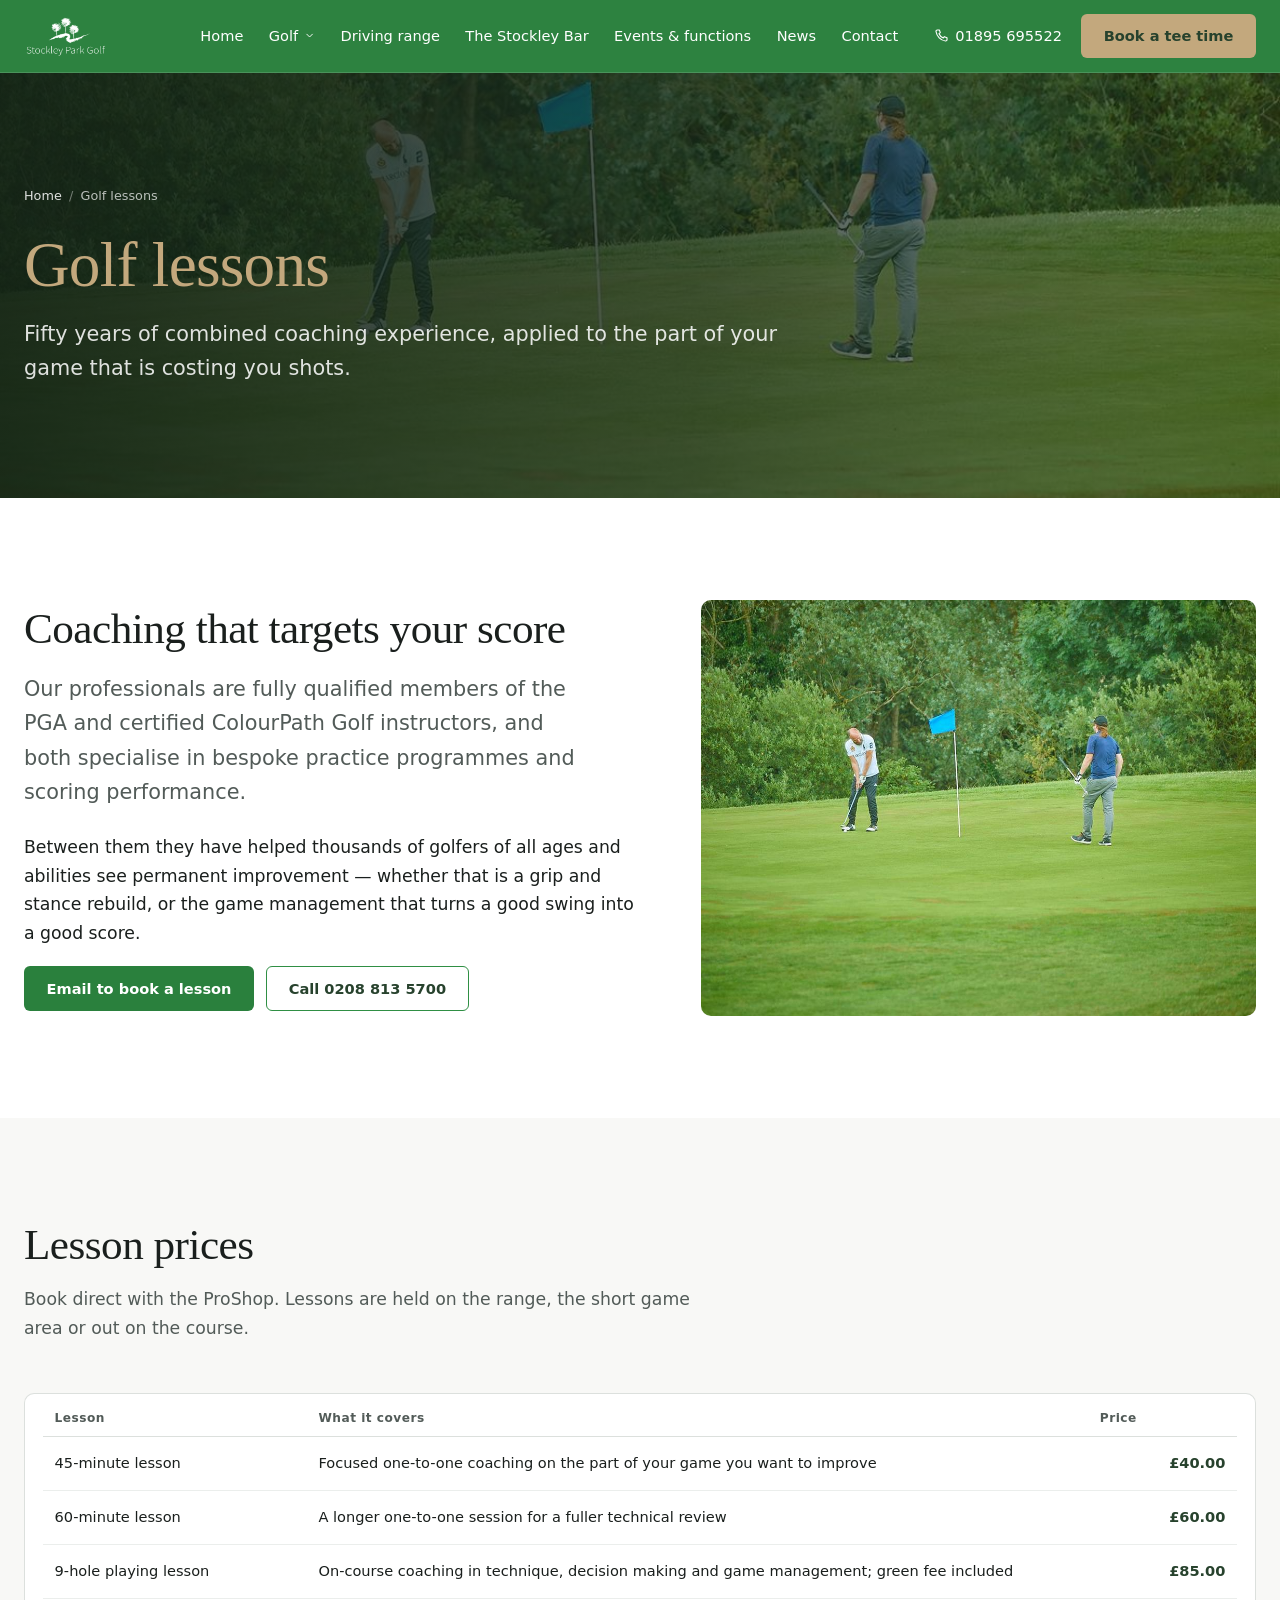
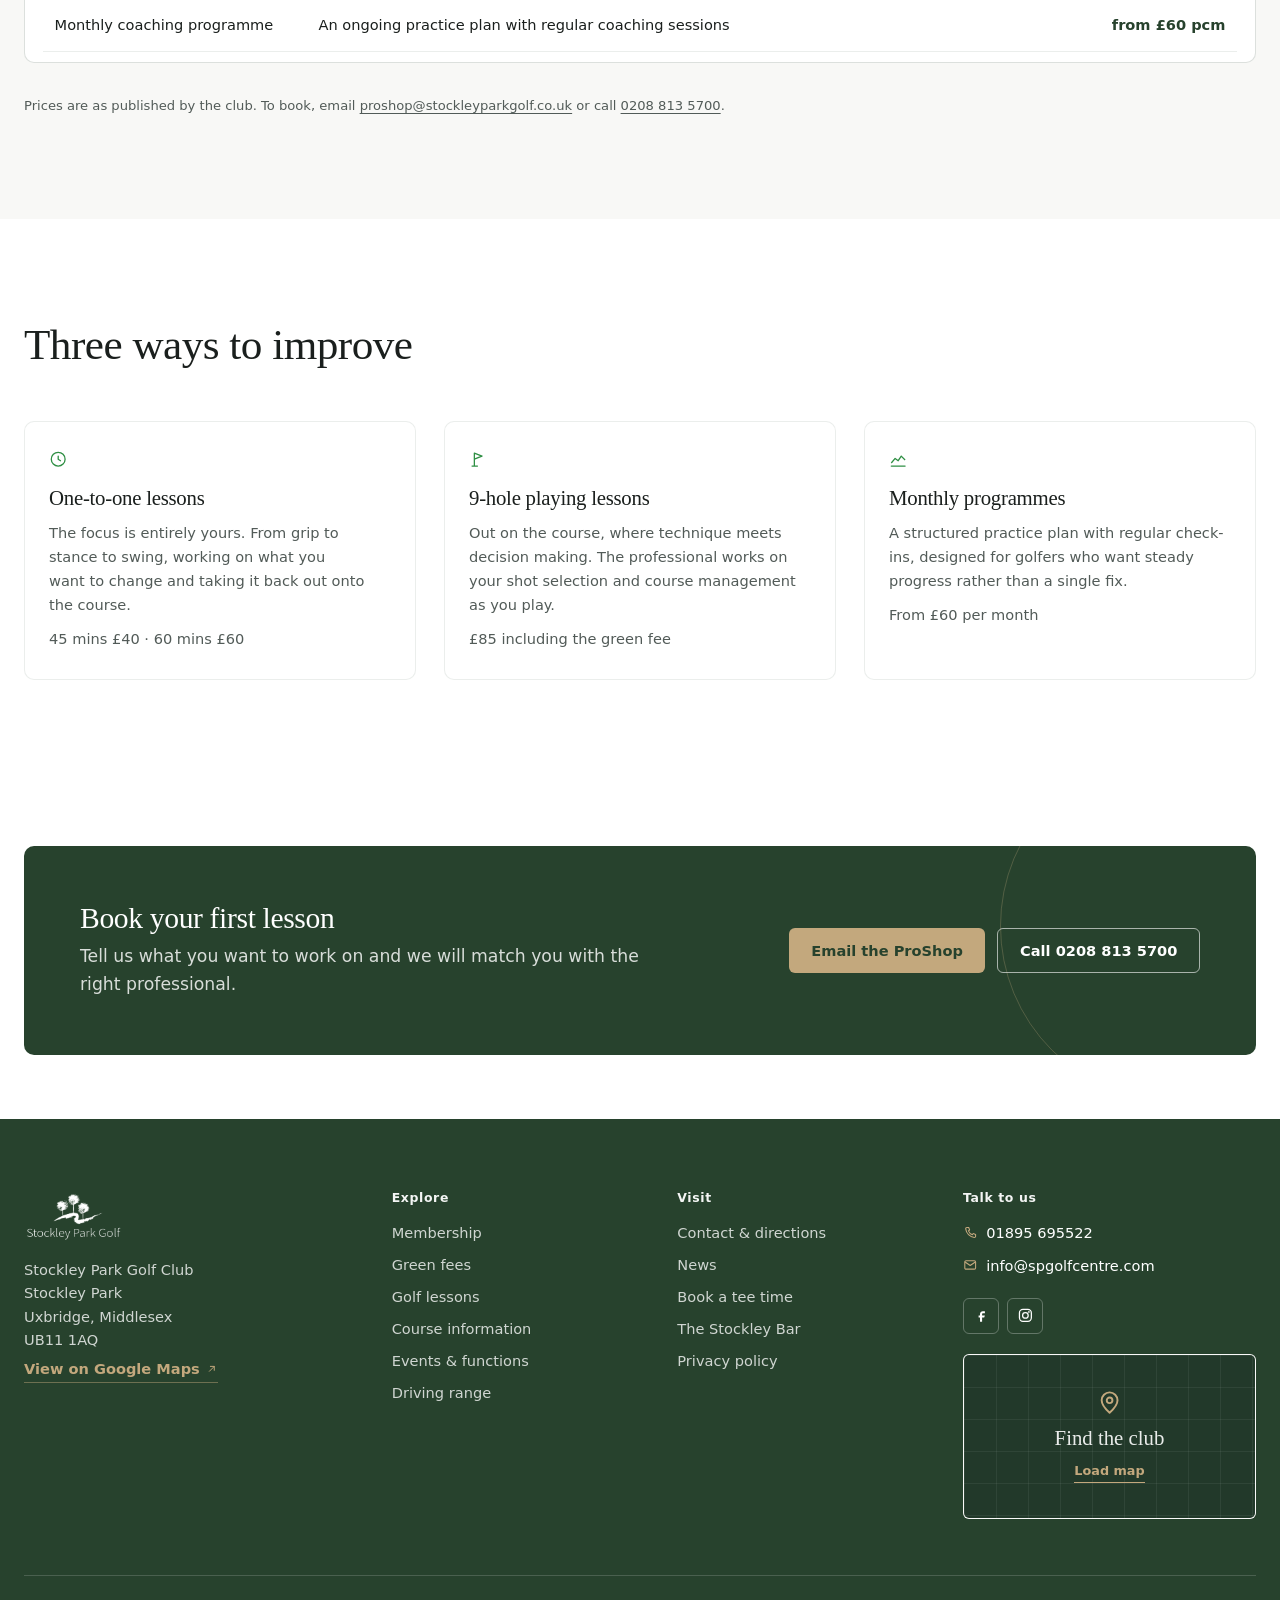
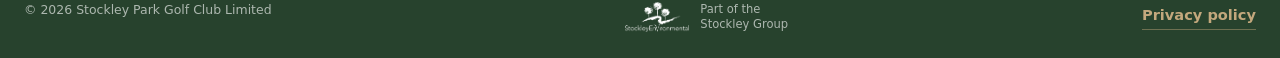
<file: golf-lessons.html>
<!DOCTYPE html>
<html lang="en-GB">
<head>
<meta charset="utf-8">
<meta name="viewport" content="width=device-width, initial-scale=1">
<title>Golf Lessons &amp; Coaching | Stockley Park Golf, Uxbridge</title>
<meta name="description" content="PGA-qualified golf coaching at Stockley Park. 45-minute lessons from £40, 60-minute from £60, 9-hole playing lessons £85, and monthly programmes from £60 a month.">
<link rel="canonical" href="https://www.stockleyparkgolf.co.uk/golf-lessons">
<meta name="theme-color" content="#2a803d">
<meta property="og:type" content="website">
<meta property="og:title" content="Golf Lessons &amp; Coaching | Stockley Park Golf">
<meta property="og:description" content="PGA professionals with more than 50 years of combined coaching experience. Lessons from £40.">
<meta property="og:image" content="assets/images/golf-lessons-putting.jpg">
<link rel="icon" href="assets/images/icon-32.png" sizes="32x32" type="image/png">
<link rel="apple-touch-icon" href="assets/images/icon-180.png">
<link rel="stylesheet" href="css/styles.css">
<script defer src="js/main.js"></script>
</head>
<body>
<a class="skip-link" href="#main">Skip to main content</a>

<header class="site-header">
  <div class="wrap site-header__bar">
    <a class="brand" href="index.html">
      <img src="assets/images/stockley-park-golf-logo.png" alt="Stockley Park Golf" width="600" height="294" fetchpriority="high" decoding="async">
    </a>

    <button class="nav-trigger" type="button" aria-expanded="false" aria-controls="site-nav">
      <svg viewBox="0 0 24 24" fill="none" stroke="currentColor" stroke-width="1.8" aria-hidden="true"><path d="M3 6h18M3 12h18M3 18h18" stroke-linecap="round"/></svg>
      Menu
    </button>

    <nav class="site-nav" id="site-nav" aria-label="Main">
      <button class="nav-close" type="button" aria-label="Close menu">
        <svg viewBox="0 0 24 24" fill="none" stroke="currentColor" stroke-width="1.8" aria-hidden="true"><path d="M6 6l12 12M18 6L6 18" stroke-linecap="round"/></svg>
      </button>

      <ul class="nav-list">
        <li><a class="nav-link" href="index.html">Home</a></li>
        <li class="nav-item nav-item--has-menu" data-open="false">
          <button class="nav-toggle" type="button" aria-expanded="false">
            Golf
            <svg viewBox="0 0 24 24" fill="none" stroke="currentColor" stroke-width="2" aria-hidden="true"><path d="M6 9l6 6 6-6" stroke-linecap="round" stroke-linejoin="round"/></svg>
          </button>
          <ul class="nav-menu">
            <li><a href="membership.html">Membership</a></li>
            <li><a href="green-fees.html">Green fees</a></li>
            <li><a href="golf-lessons.html" aria-current="page">Golf lessons</a></li>
            <li><a href="index.html#course">Course information</a></li>
            <li><a href="https://spgolfcentre.uk/" target="_blank" rel="noopener noreferrer">Golf days<span class="nav-menu__note">Opens spgolfcentre.uk</span></a></li>
            <li><a href="https://spgolfcentre.uk/safe-guarding" target="_blank" rel="noopener noreferrer">Safeguarding<span class="nav-menu__note">Opens spgolfcentre.uk</span></a></li>
            <li><a href="https://spgolfcentre.uk/club-policies" target="_blank" rel="noopener noreferrer">Club policies<span class="nav-menu__note">Opens spgolfcentre.uk</span></a></li>
          </ul>
        </li>
        <li><a class="nav-link" href="index.html#practice">Driving range</a></li>
        <li><a class="nav-link" href="https://spgolfcentre.uk/" target="_blank" rel="noopener noreferrer">The Stockley Bar</a></li>
        <li><a class="nav-link" href="events-functions.html">Events &amp; functions</a></li>
        <li><a class="nav-link" href="news.html">News</a></li>
        <li><a class="nav-link" href="contact.html">Contact</a></li>
      </ul>

      <div class="header-actions">
        <a class="header-tel" href="tel:+441895695522">
          <svg viewBox="0 0 24 24" fill="none" stroke="currentColor" stroke-width="1.7" aria-hidden="true"><path d="M6.5 3h3l1.5 4-2 1.5a12 12 0 006.5 6.5l1.5-2 4 1.5v3a2 2 0 01-2.2 2A17 17 0 014.5 5.2 2 2 0 016.5 3z" stroke-linecap="round" stroke-linejoin="round"/></svg>
          <span class="header-tel__label">01895 695522</span>
        </a>
        <a class="btn btn--accent" href="https://spgolfcentre.uk/" target="_blank" rel="noopener noreferrer">Book a tee time</a>
      </div>
    </nav>
  </div>
</header>

<button class="nav-scrim" type="button" aria-label="Close menu" tabindex="-1" data-open="false"></button>

<main id="main">

  <section class="page-hero page-hero--image" aria-labelledby="page-title">
    <img class="page-hero__media" src="assets/images/golf-lessons-putting.jpg" alt="" width="1200" height="801" fetchpriority="high" decoding="async">
    <div class="wrap">
      <ol class="breadcrumb">
        <li><a href="index.html">Home</a></li>
        <li>Golf lessons</li>
      </ol>
      <h1 id="page-title">Golf lessons</h1>
      <p>Fifty years of combined coaching experience, applied to the part of your game that is costing you shots.</p>
    </div>
  </section>

  <section class="section" aria-labelledby="coaches-title">
    <div class="wrap split">
      <div class="split__body">
        <h2 id="coaches-title">Coaching that targets your score</h2>
        <p class="lede">Our professionals are fully qualified members of the PGA and certified ColourPath Golf instructors, and both specialise in bespoke practice programmes and scoring performance.</p>
        <p>Between them they have helped thousands of golfers of all ages and abilities see permanent improvement &mdash; whether that is a grip and stance rebuild, or the game management that turns a good swing into a good score.</p>
        <div class="btn-row">
          <a class="btn" href="mailto:proshop@stockleyparkgolf.co.uk?subject=Golf%20lesson%20booking">Email to book a lesson</a>
          <a class="btn btn--outline" href="tel:+442088135700">Call 0208 813 5700</a>
        </div>
      </div>
      <div class="split__media">
        <img src="assets/images/golf-lessons-putting.jpg" alt="A golf professional coaching a player on the putting green" width="1200" height="801" loading="lazy" decoding="async">
      </div>
    </div>
  </section>

  <section class="section section--alt" aria-labelledby="prices-title">
    <div class="wrap">
      <div class="section-head">
        <h2 id="prices-title">Lesson prices</h2>
        <p>Book direct with the ProShop. Lessons are held on the range, the short game area or out on the course.</p>
      </div>

      <div class="table-wrap">
        <table class="data-table">
          <caption class="visually-hidden">Golf lesson types and prices</caption>
          <thead>
            <tr>
              <th scope="col">Lesson</th>
              <th scope="col">What it covers</th>
              <th scope="col">Price</th>
            </tr>
          </thead>
          <tbody>
            <tr>
              <th scope="row">45-minute lesson</th>
              <td data-label="Covers">Focused one-to-one coaching on the part of your game you want to improve</td>
              <td data-label="Price">&pound;40.00</td>
            </tr>
            <tr>
              <th scope="row">60-minute lesson</th>
              <td data-label="Covers">A longer one-to-one session for a fuller technical review</td>
              <td data-label="Price">&pound;60.00</td>
            </tr>
            <tr>
              <th scope="row">9-hole playing lesson</th>
              <td data-label="Covers">On-course coaching in technique, decision making and game management; green fee included</td>
              <td data-label="Price">&pound;85.00</td>
            </tr>
            <tr>
              <th scope="row">Monthly coaching programme</th>
              <td data-label="Covers">An ongoing practice plan with regular coaching sessions</td>
              <td data-label="Price">from &pound;60 pcm</td>
            </tr>
          </tbody>
        </table>
      </div>
      <p class="note mt-2">Prices are as published by the club. To book, email <a href="mailto:proshop@stockleyparkgolf.co.uk?subject=Golf%20lesson%20booking">proshop@stockleyparkgolf.co.uk</a> or call <a href="tel:+442088135700">0208 813 5700</a>.</p>
    </div>
  </section>

  <section class="section" aria-labelledby="lesson-types-title">
    <div class="wrap">
      <div class="section-head">
        <h2 id="lesson-types-title">Three ways to improve</h2>
      </div>

      <div class="card-grid">
        <article class="card card--static">
          <div class="card__body">
            <svg class="fact__icon" viewBox="0 0 24 24" fill="none" stroke="currentColor" stroke-width="1.7" aria-hidden="true"><circle cx="12" cy="12" r="9"/><path d="M12 8v4l3 2" stroke-linecap="round" stroke-linejoin="round"/></svg>
            <h3>One-to-one lessons</h3>
            <p>The focus is entirely yours. From grip to stance to swing, working on what you want to change and taking it back out onto the course.</p>
            <p class="note">45 mins &pound;40 &middot; 60 mins &pound;60</p>
          </div>
        </article>

        <article class="card card--static">
          <div class="card__body">
            <svg class="fact__icon" viewBox="0 0 24 24" fill="none" stroke="currentColor" stroke-width="1.7" aria-hidden="true"><path d="M7 21V4l10 4-10 4" stroke-linejoin="round"/><path d="M4 21h7" stroke-linecap="round"/></svg>
            <h3>9-hole playing lessons</h3>
            <p>Out on the course, where technique meets decision making. The professional works on your shot selection and course management as you play.</p>
            <p class="note">&pound;85 including the green fee</p>
          </div>
        </article>

        <article class="card card--static">
          <div class="card__body">
            <svg class="fact__icon" viewBox="0 0 24 24" fill="none" stroke="currentColor" stroke-width="1.7" aria-hidden="true"><path d="M3 17l5-6 4 3 4-6 5 5" stroke-linejoin="round"/><path d="M3 21h18" stroke-linecap="round"/></svg>
            <h3>Monthly programmes</h3>
            <p>A structured practice plan with regular check-ins, designed for golfers who want steady progress rather than a single fix.</p>
            <p class="note">From &pound;60 per month</p>
          </div>
        </article>
      </div>
    </div>
  </section>

  <div class="wrap section section--tight">
    <section class="cta-band" aria-labelledby="cta-title">
      <div>
        <h2 id="cta-title">Book your first lesson</h2>
        <p>Tell us what you want to work on and we will match you with the right professional.</p>
      </div>
      <div class="btn-row">
        <a class="btn btn--accent" href="mailto:proshop@stockleyparkgolf.co.uk?subject=Golf%20lesson%20booking">Email the ProShop</a>
        <a class="btn btn--ghost" href="tel:+442088135700">Call 0208 813 5700</a>
      </div>
    </section>
  </div>

</main>

<footer class="site-footer">
  <div class="wrap">
    <div class="footer-grid">
      <div class="footer-brand">
        <img src="assets/images/stockley-park-golf-logo.png" alt="Stockley Park Golf" width="600" height="294" loading="lazy" decoding="async">
        <p>Stockley Park Golf Club<br>Stockley Park<br>Uxbridge, Middlesex<br>UB11 1AQ</p>
        <p class="mt-2"><a class="link-arrow" href="https://goo.gl/maps/DQpcZaVWkv3JSQPa6" target="_blank" rel="noopener noreferrer">View on Google Maps
          <svg viewBox="0 0 24 24" fill="none" stroke="currentColor" stroke-width="2" aria-hidden="true"><path d="M7 17L17 7M9 7h8v8" stroke-linecap="round" stroke-linejoin="round"/></svg>
        </a></p>
      </div>

      <div class="footer-col">
        <h2>Explore</h2>
        <ul class="footer-links">
          <li><a href="membership.html">Membership</a></li>
          <li><a href="green-fees.html">Green fees</a></li>
          <li><a href="golf-lessons.html">Golf lessons</a></li>
          <li><a href="index.html#course">Course information</a></li>
          <li><a href="events-functions.html">Events &amp; functions</a></li>
          <li><a href="index.html#practice">Driving range</a></li>
        </ul>
      </div>

      <div class="footer-col">
        <h2>Visit</h2>
        <ul class="footer-links">
          <li><a href="contact.html">Contact &amp; directions</a></li>
          <li><a href="news.html">News</a></li>
          <li><a href="https://spgolfcentre.uk/" target="_blank" rel="noopener noreferrer">Book a tee time</a></li>
          <li><a href="https://spgolfcentre.uk/" target="_blank" rel="noopener noreferrer">The Stockley Bar</a></li>
          <li><a href="privacy-policy.html">Privacy policy</a></li>
        </ul>
      </div>

      <div class="footer-col footer-map-col">
        <h2>Talk to us</h2>
        <ul class="footer-contact">
          <li>
            <svg viewBox="0 0 24 24" fill="none" stroke="currentColor" stroke-width="1.8" aria-hidden="true"><path d="M6.5 3h3l1.5 4-2 1.5a12 12 0 006.5 6.5l1.5-2 4 1.5v3a2 2 0 01-2.2 2A17 17 0 014.5 5.2 2 2 0 016.5 3z" stroke-linecap="round" stroke-linejoin="round"/></svg>
            <a href="tel:+441895695522">01895 695522</a>
          </li>
          <li>
            <svg viewBox="0 0 24 24" fill="none" stroke="currentColor" stroke-width="1.8" aria-hidden="true"><rect x="3" y="5" width="18" height="14" rx="2"/><path d="M3.5 7l8.5 6 8.5-6" stroke-linejoin="round"/></svg>
            <a href="mailto:info@spgolfcentre.com?subject=Website%20enquiry">info@spgolfcentre.com</a>
          </li>
        </ul>
        <ul class="social">
          <li><a href="https://www.facebook.com/stockleyparkgolfcourse" target="_blank" rel="noopener noreferrer" aria-label="Stockley Park Golf on Facebook">
            <svg viewBox="0 0 24 24" fill="currentColor" aria-hidden="true"><path d="M14 9h3V6h-3c-2.2 0-4 1.8-4 4v2H8v3h2v6h3v-6h3l1-3h-4v-2c0-.6.4-1 1-1z"/></svg>
          </a></li>
          <li><a href="https://www.instagram.com/stockleyparkgolf" target="_blank" rel="noopener noreferrer" aria-label="Stockley Park Golf on Instagram">
            <svg viewBox="0 0 24 24" fill="none" stroke="currentColor" stroke-width="1.8" aria-hidden="true"><rect x="3.5" y="3.5" width="17" height="17" rx="5"/><circle cx="12" cy="12" r="4"/><circle cx="17" cy="7" r="1.2" fill="currentColor" stroke="none"/></svg>
          </a></li>
        </ul>

        <div class="map-embed footer-map">
          <button class="map-facade" type="button" data-map="https://www.google.com/maps?q=Stockley+Park+Golf+Club,+UB11+1AQ&output=embed" data-map-title="Map showing Stockley Park Golf Club">
            <svg class="map-facade__pin" viewBox="0 0 24 24" fill="none" stroke="currentColor" stroke-width="1.7" aria-hidden="true"><path d="M12 21s7-6.2 7-11a7 7 0 10-14 0c0 4.8 7 11 7 11z" stroke-linejoin="round"/><circle cx="12" cy="10" r="2.5"/></svg>
            <span class="map-facade__title">Find the club</span>
            <span class="map-facade__hint">Load map</span>
          </button>
        </div>
      </div>
    </div>

    <div class="footer-bottom">
      <p>&copy; <span data-year>2026</span> Stockley Park Golf Club Limited</p>
      <div class="footer-group">
        <img src="assets/images/stockley-group-se-logo-white.png" alt="Stockley Environmental" width="589" height="273" loading="lazy" decoding="async">
        <span>Part of the Stockley Group</span>
      </div>
      <p><a class="link-arrow" href="privacy-policy.html">Privacy policy</a></p>
    </div>
  </div>
</footer>
</body>
</html>
</file>
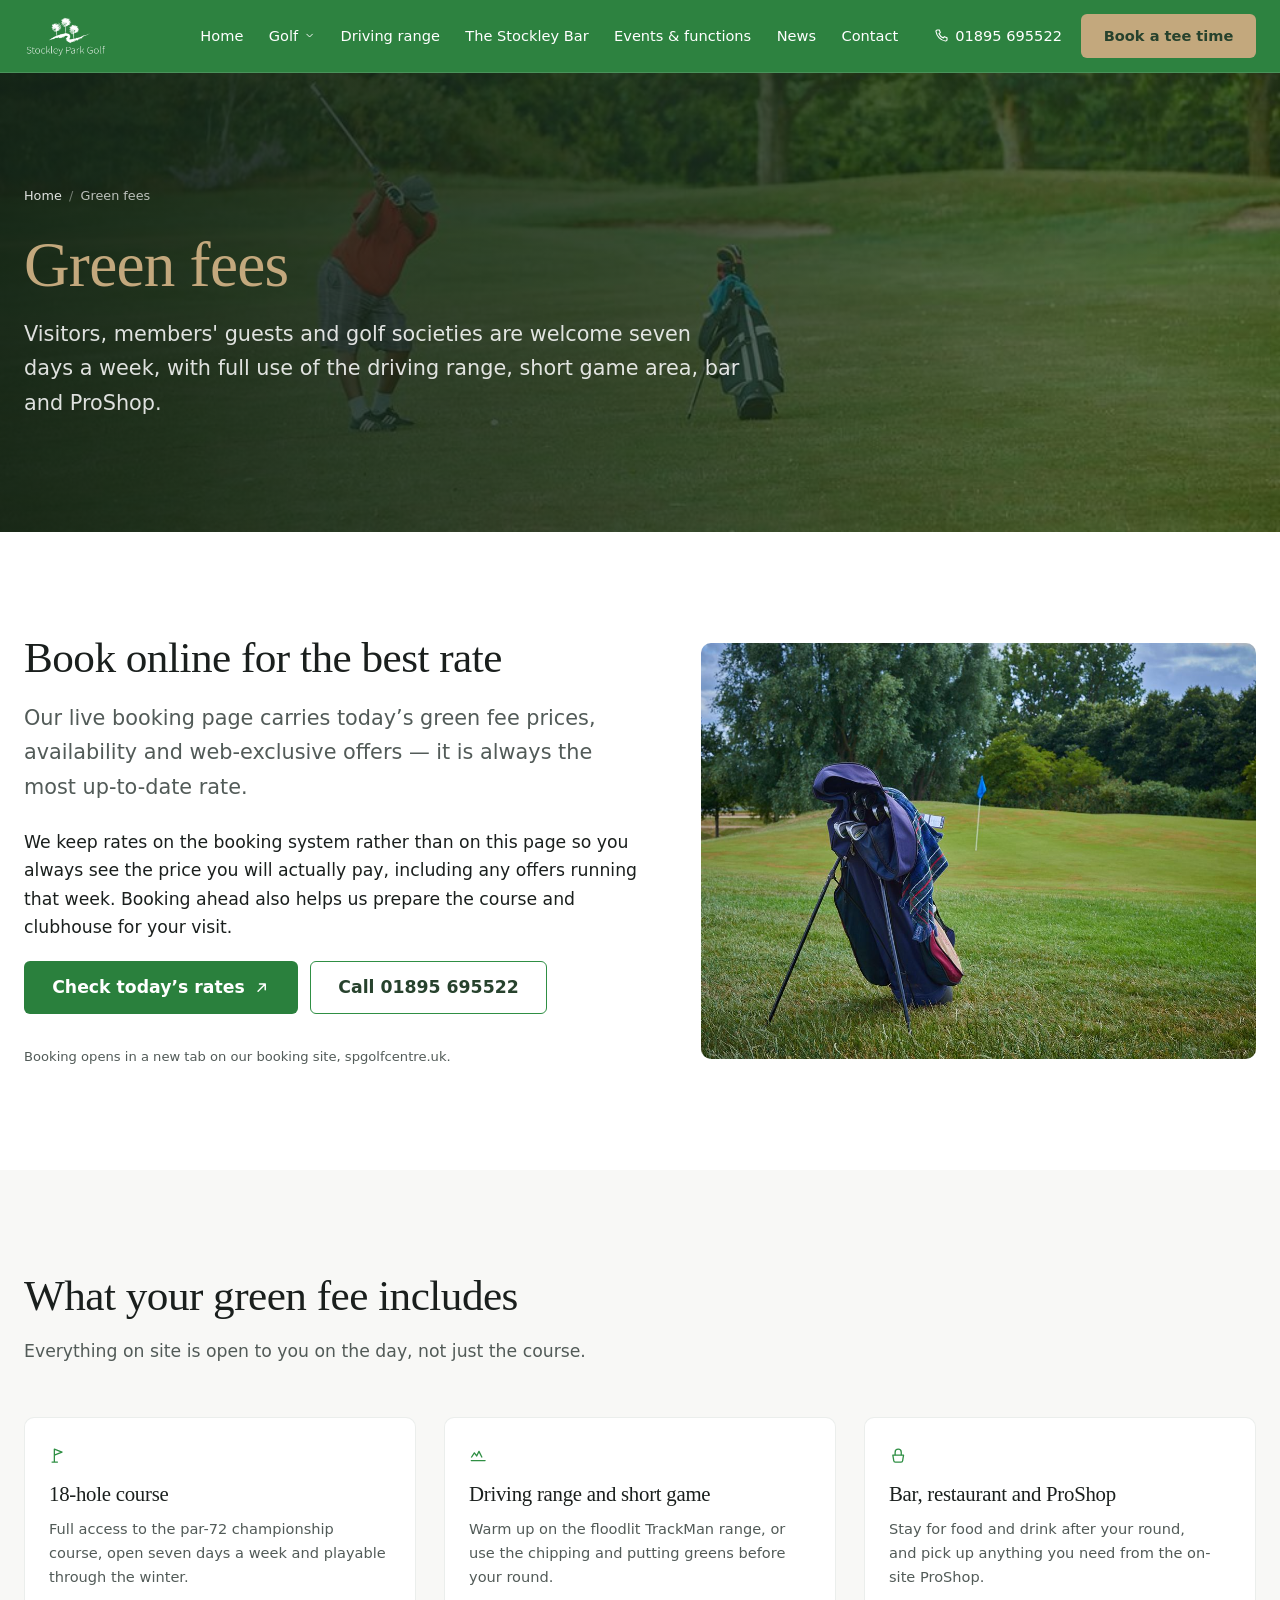
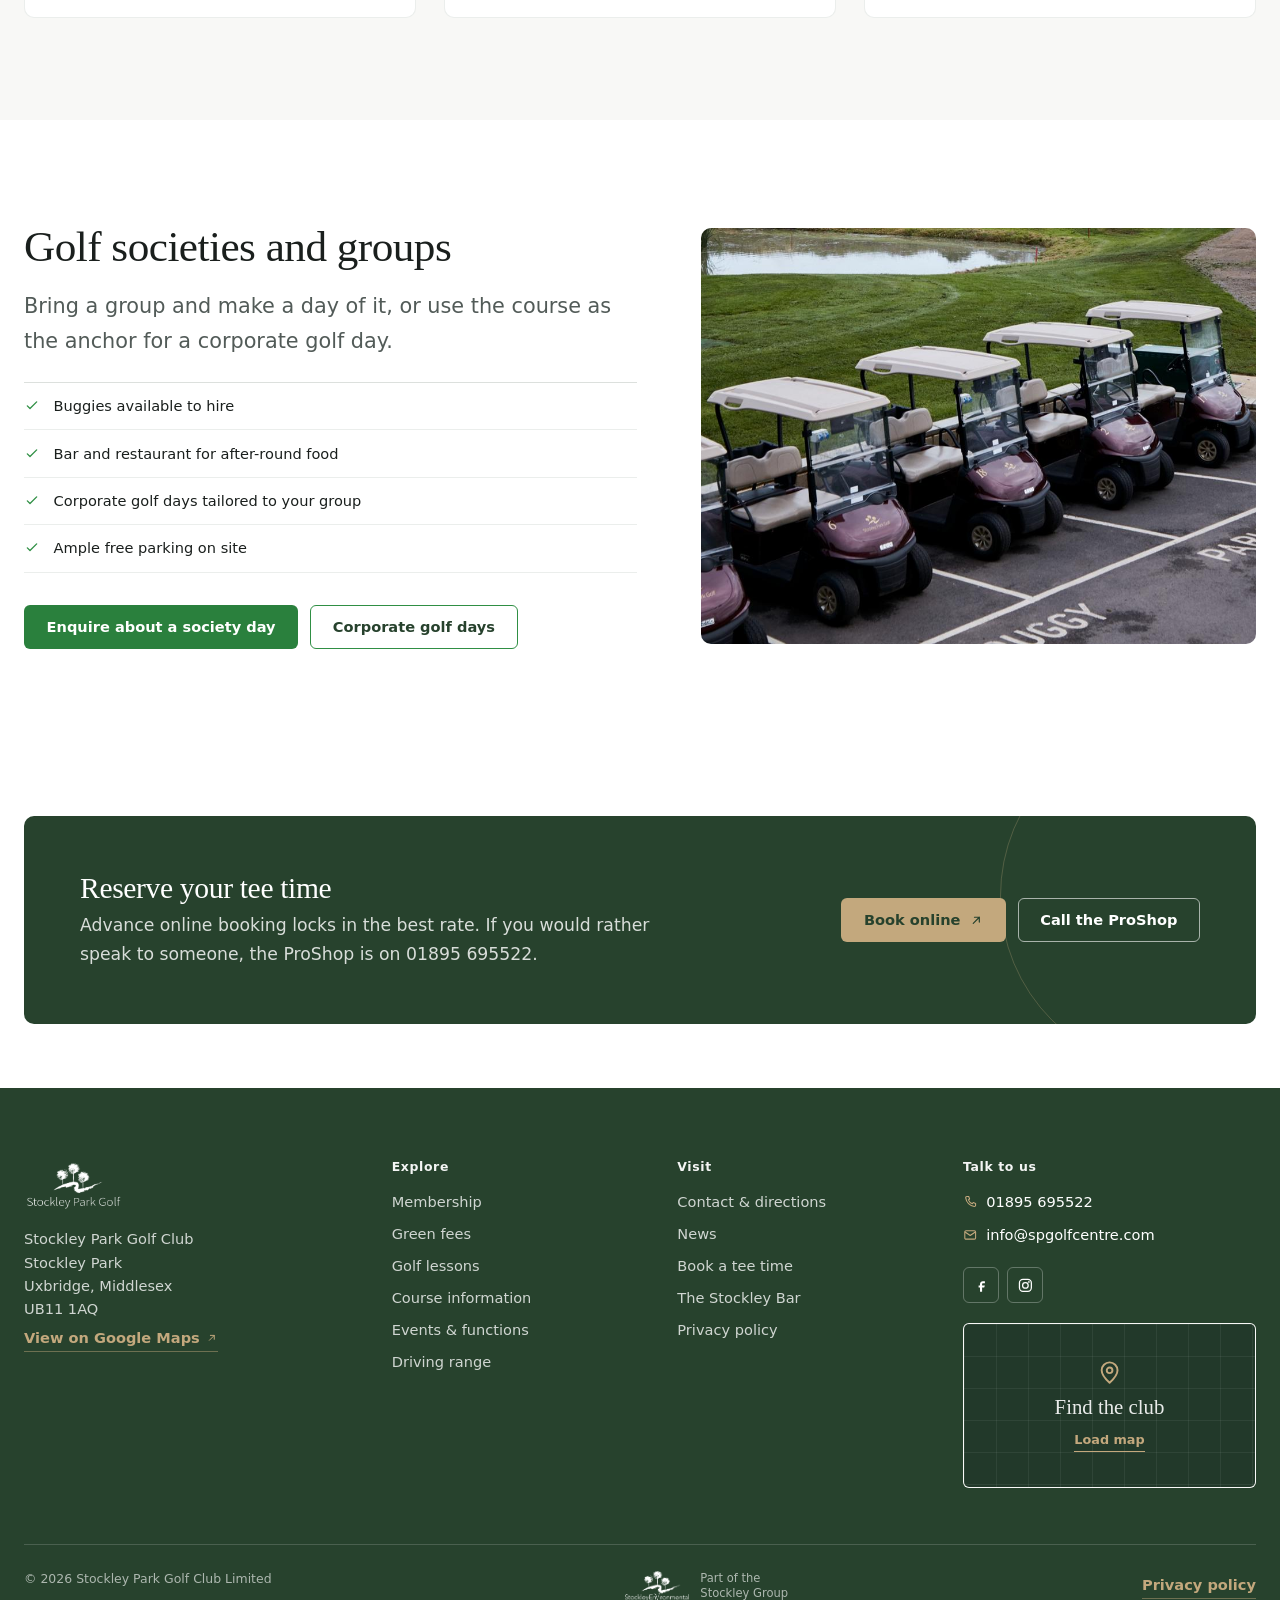
<file: green-fees.html>
<!DOCTYPE html>
<html lang="en-GB">
<head>
<meta charset="utf-8">
<meta name="viewport" content="width=device-width, initial-scale=1">
<title>Green Fees &amp; Tee Times | Stockley Park Golf, Uxbridge</title>
<meta name="description" content="Visitors, members' guests and golf societies are welcome seven days a week at Stockley Park. Book a tee time online for the best rates and web-exclusive offers.">
<link rel="canonical" href="https://www.stockleyparkgolf.co.uk/green-fees">
<meta name="theme-color" content="#2a803d">
<meta property="og:type" content="website">
<meta property="og:title" content="Green Fees &amp; Tee Times | Stockley Park Golf">
<meta property="og:description" content="Book a tee time online for the best rates, availability and web-exclusive offers at Stockley Park Golf Club.">
<meta property="og:image" content="assets/images/course-golfer-swing.jpg">
<link rel="icon" href="assets/images/icon-32.png" sizes="32x32" type="image/png">
<link rel="apple-touch-icon" href="assets/images/icon-180.png">
<link rel="stylesheet" href="css/styles.css">
<script defer src="js/main.js"></script>
</head>
<body>
<a class="skip-link" href="#main">Skip to main content</a>

<header class="site-header">
  <div class="wrap site-header__bar">
    <a class="brand" href="index.html">
      <img src="assets/images/stockley-park-golf-logo.png" alt="Stockley Park Golf" width="600" height="294" fetchpriority="high" decoding="async">
    </a>

    <button class="nav-trigger" type="button" aria-expanded="false" aria-controls="site-nav">
      <svg viewBox="0 0 24 24" fill="none" stroke="currentColor" stroke-width="1.8" aria-hidden="true"><path d="M3 6h18M3 12h18M3 18h18" stroke-linecap="round"/></svg>
      Menu
    </button>

    <nav class="site-nav" id="site-nav" aria-label="Main">
      <button class="nav-close" type="button" aria-label="Close menu">
        <svg viewBox="0 0 24 24" fill="none" stroke="currentColor" stroke-width="1.8" aria-hidden="true"><path d="M6 6l12 12M18 6L6 18" stroke-linecap="round"/></svg>
      </button>

      <ul class="nav-list">
        <li><a class="nav-link" href="index.html">Home</a></li>
        <li class="nav-item nav-item--has-menu" data-open="false">
          <button class="nav-toggle" type="button" aria-expanded="false">
            Golf
            <svg viewBox="0 0 24 24" fill="none" stroke="currentColor" stroke-width="2" aria-hidden="true"><path d="M6 9l6 6 6-6" stroke-linecap="round" stroke-linejoin="round"/></svg>
          </button>
          <ul class="nav-menu">
            <li><a href="membership.html">Membership</a></li>
            <li><a href="green-fees.html" aria-current="page">Green fees</a></li>
            <li><a href="golf-lessons.html">Golf lessons</a></li>
            <li><a href="index.html#course">Course information</a></li>
            <li><a href="https://spgolfcentre.uk/" target="_blank" rel="noopener noreferrer">Golf days<span class="nav-menu__note">Opens spgolfcentre.uk</span></a></li>
            <li><a href="https://spgolfcentre.uk/safe-guarding" target="_blank" rel="noopener noreferrer">Safeguarding<span class="nav-menu__note">Opens spgolfcentre.uk</span></a></li>
            <li><a href="https://spgolfcentre.uk/club-policies" target="_blank" rel="noopener noreferrer">Club policies<span class="nav-menu__note">Opens spgolfcentre.uk</span></a></li>
          </ul>
        </li>
        <li><a class="nav-link" href="index.html#practice">Driving range</a></li>
        <li><a class="nav-link" href="https://spgolfcentre.uk/" target="_blank" rel="noopener noreferrer">The Stockley Bar</a></li>
        <li><a class="nav-link" href="events-functions.html">Events &amp; functions</a></li>
        <li><a class="nav-link" href="news.html">News</a></li>
        <li><a class="nav-link" href="contact.html">Contact</a></li>
      </ul>

      <div class="header-actions">
        <a class="header-tel" href="tel:+441895695522">
          <svg viewBox="0 0 24 24" fill="none" stroke="currentColor" stroke-width="1.7" aria-hidden="true"><path d="M6.5 3h3l1.5 4-2 1.5a12 12 0 006.5 6.5l1.5-2 4 1.5v3a2 2 0 01-2.2 2A17 17 0 014.5 5.2 2 2 0 016.5 3z" stroke-linecap="round" stroke-linejoin="round"/></svg>
          <span class="header-tel__label">01895 695522</span>
        </a>
        <a class="btn btn--accent" href="https://spgolfcentre.uk/" target="_blank" rel="noopener noreferrer">Book a tee time</a>
      </div>
    </nav>
  </div>
</header>

<button class="nav-scrim" type="button" aria-label="Close menu" tabindex="-1" data-open="false"></button>

<main id="main">

  <section class="page-hero page-hero--image" aria-labelledby="page-title">
    <img class="page-hero__media" src="assets/images/course-golfer-swing.jpg" alt="" width="1000" height="668" fetchpriority="high" decoding="async">
    <div class="wrap">
      <ol class="breadcrumb">
        <li><a href="index.html">Home</a></li>
        <li>Green fees</li>
      </ol>
      <h1 id="page-title">Green fees</h1>
      <p>Visitors, members' guests and golf societies are welcome seven days a week, with full use of the driving range, short game area, bar and ProShop.</p>
    </div>
  </section>

  <section class="section" aria-labelledby="rates-title">
    <div class="wrap split">
      <div class="split__body">
        <h2 id="rates-title">Book online for the best rate</h2>
        <p class="lede">Our live booking page carries today&rsquo;s green fee prices, availability and web-exclusive offers &mdash; it is always the most up-to-date rate.</p>
        <p>We keep rates on the booking system rather than on this page so you always see the price you will actually pay, including any offers running that week. Booking ahead also helps us prepare the course and clubhouse for your visit.</p>
        <div class="btn-row">
          <a class="btn btn--lg" href="https://spgolfcentre.uk/" target="_blank" rel="noopener noreferrer">
            Check today&rsquo;s rates
            <svg viewBox="0 0 24 24" fill="none" stroke="currentColor" stroke-width="2" aria-hidden="true"><path d="M7 17L17 7M9 7h8v8" stroke-linecap="round" stroke-linejoin="round"/></svg>
          </a>
          <a class="btn btn--outline btn--lg" href="tel:+441895695522">Call 01895 695522</a>
        </div>
        <p class="note mt-2">Booking opens in a new tab on our booking site, spgolfcentre.uk.</p>
      </div>
      <div class="split__media">
        <img src="assets/images/course-golf-bag.jpg" alt="A golf bag and clubs resting on the fairway" width="1200" height="801" loading="lazy" decoding="async">
      </div>
    </div>
  </section>

  <section class="section section--alt" aria-labelledby="included-title">
    <div class="wrap">
      <div class="section-head">
        <h2 id="included-title">What your green fee includes</h2>
        <p>Everything on site is open to you on the day, not just the course.</p>
      </div>

      <div class="card-grid">
        <article class="card card--static">
          <div class="card__body">
            <svg class="fact__icon" viewBox="0 0 24 24" fill="none" stroke="currentColor" stroke-width="1.7" aria-hidden="true"><path d="M7 21V4l10 4-10 4" stroke-linejoin="round"/><path d="M4 21h7" stroke-linecap="round"/></svg>
            <h3>18-hole course</h3>
            <p>Full access to the par-72 championship course, open seven days a week and playable through the winter.</p>
          </div>
        </article>

        <article class="card card--static">
          <div class="card__body">
            <svg class="fact__icon" viewBox="0 0 24 24" fill="none" stroke="currentColor" stroke-width="1.7" aria-hidden="true"><path d="M3 15l4-6 3 4 3-6 4 8" stroke-linejoin="round"/><path d="M3 19h18" stroke-linecap="round"/></svg>
            <h3>Driving range and short game</h3>
            <p>Warm up on the floodlit TrackMan range, or use the chipping and putting greens before your round.</p>
          </div>
        </article>

        <article class="card card--static">
          <div class="card__body">
            <svg class="fact__icon" viewBox="0 0 24 24" fill="none" stroke="currentColor" stroke-width="1.7" aria-hidden="true"><path d="M5 12h14l-1.2 7.2a2 2 0 01-2 1.8H8.2a2 2 0 01-2-1.8L5 12z" stroke-linejoin="round"/><path d="M8 12V8a4 4 0 118 0v4" stroke-linejoin="round"/></svg>
            <h3>Bar, restaurant and ProShop</h3>
            <p>Stay for food and drink after your round, and pick up anything you need from the on-site ProShop.</p>
          </div>
        </article>
      </div>
    </div>
  </section>

  <section class="section" aria-labelledby="society-title">
    <div class="wrap split split--reverse">
      <div class="split__media">
        <img src="assets/images/course-buggies.jpg" alt="Golf buggies parked by the lake at Stockley Park" width="1200" height="722" loading="lazy" decoding="async">
      </div>
      <div class="split__body">
        <h2 id="society-title">Golf societies and groups</h2>
        <p class="lede">Bring a group and make a day of it, or use the course as the anchor for a corporate golf day.</p>
        <ul class="rule-list">
          <li>
            <svg viewBox="0 0 24 24" fill="none" stroke="currentColor" stroke-width="2" aria-hidden="true"><path d="M5 13l4 4L19 7" stroke-linecap="round" stroke-linejoin="round"/></svg>
            Buggies available to hire
          </li>
          <li>
            <svg viewBox="0 0 24 24" fill="none" stroke="currentColor" stroke-width="2" aria-hidden="true"><path d="M5 13l4 4L19 7" stroke-linecap="round" stroke-linejoin="round"/></svg>
            Bar and restaurant for after-round food
          </li>
          <li>
            <svg viewBox="0 0 24 24" fill="none" stroke="currentColor" stroke-width="2" aria-hidden="true"><path d="M5 13l4 4L19 7" stroke-linecap="round" stroke-linejoin="round"/></svg>
            Corporate golf days tailored to your group
          </li>
          <li>
            <svg viewBox="0 0 24 24" fill="none" stroke="currentColor" stroke-width="2" aria-hidden="true"><path d="M5 13l4 4L19 7" stroke-linecap="round" stroke-linejoin="round"/></svg>
            Ample free parking on site
          </li>
        </ul>
        <div class="btn-row">
          <a class="btn" href="mailto:info@spgolfcentre.com?subject=Golf%20society%20enquiry">Enquire about a society day</a>
          <a class="btn btn--outline" href="https://spgolfcentre.uk/" target="_blank" rel="noopener noreferrer">Corporate golf days</a>
        </div>
      </div>
    </div>
  </section>

  <div class="wrap section section--tight">
    <section class="cta-band" aria-labelledby="cta-title">
      <div>
        <h2 id="cta-title">Reserve your tee time</h2>
        <p>Advance online booking locks in the best rate. If you would rather speak to someone, the ProShop is on 01895 695522.</p>
      </div>
      <div class="btn-row">
        <a class="btn btn--accent" href="https://spgolfcentre.uk/" target="_blank" rel="noopener noreferrer">
          Book online
          <svg viewBox="0 0 24 24" fill="none" stroke="currentColor" stroke-width="2" aria-hidden="true"><path d="M7 17L17 7M9 7h8v8" stroke-linecap="round" stroke-linejoin="round"/></svg>
        </a>
        <a class="btn btn--ghost" href="tel:+441895695522">Call the ProShop</a>
      </div>
    </section>
  </div>

</main>

<footer class="site-footer">
  <div class="wrap">
    <div class="footer-grid">
      <div class="footer-brand">
        <img src="assets/images/stockley-park-golf-logo.png" alt="Stockley Park Golf" width="600" height="294" loading="lazy" decoding="async">
        <p>Stockley Park Golf Club<br>Stockley Park<br>Uxbridge, Middlesex<br>UB11 1AQ</p>
        <p class="mt-2"><a class="link-arrow" href="https://goo.gl/maps/DQpcZaVWkv3JSQPa6" target="_blank" rel="noopener noreferrer">View on Google Maps
          <svg viewBox="0 0 24 24" fill="none" stroke="currentColor" stroke-width="2" aria-hidden="true"><path d="M7 17L17 7M9 7h8v8" stroke-linecap="round" stroke-linejoin="round"/></svg>
        </a></p>
      </div>

      <div class="footer-col">
        <h2>Explore</h2>
        <ul class="footer-links">
          <li><a href="membership.html">Membership</a></li>
          <li><a href="green-fees.html">Green fees</a></li>
          <li><a href="golf-lessons.html">Golf lessons</a></li>
          <li><a href="index.html#course">Course information</a></li>
          <li><a href="events-functions.html">Events &amp; functions</a></li>
          <li><a href="index.html#practice">Driving range</a></li>
        </ul>
      </div>

      <div class="footer-col">
        <h2>Visit</h2>
        <ul class="footer-links">
          <li><a href="contact.html">Contact &amp; directions</a></li>
          <li><a href="news.html">News</a></li>
          <li><a href="https://spgolfcentre.uk/" target="_blank" rel="noopener noreferrer">Book a tee time</a></li>
          <li><a href="https://spgolfcentre.uk/" target="_blank" rel="noopener noreferrer">The Stockley Bar</a></li>
          <li><a href="privacy-policy.html">Privacy policy</a></li>
        </ul>
      </div>

      <div class="footer-col footer-map-col">
        <h2>Talk to us</h2>
        <ul class="footer-contact">
          <li>
            <svg viewBox="0 0 24 24" fill="none" stroke="currentColor" stroke-width="1.8" aria-hidden="true"><path d="M6.5 3h3l1.5 4-2 1.5a12 12 0 006.5 6.5l1.5-2 4 1.5v3a2 2 0 01-2.2 2A17 17 0 014.5 5.2 2 2 0 016.5 3z" stroke-linecap="round" stroke-linejoin="round"/></svg>
            <a href="tel:+441895695522">01895 695522</a>
          </li>
          <li>
            <svg viewBox="0 0 24 24" fill="none" stroke="currentColor" stroke-width="1.8" aria-hidden="true"><rect x="3" y="5" width="18" height="14" rx="2"/><path d="M3.5 7l8.5 6 8.5-6" stroke-linejoin="round"/></svg>
            <a href="mailto:info@spgolfcentre.com?subject=Website%20enquiry">info@spgolfcentre.com</a>
          </li>
        </ul>
        <ul class="social">
          <li><a href="https://www.facebook.com/stockleyparkgolfcourse" target="_blank" rel="noopener noreferrer" aria-label="Stockley Park Golf on Facebook">
            <svg viewBox="0 0 24 24" fill="currentColor" aria-hidden="true"><path d="M14 9h3V6h-3c-2.2 0-4 1.8-4 4v2H8v3h2v6h3v-6h3l1-3h-4v-2c0-.6.4-1 1-1z"/></svg>
          </a></li>
          <li><a href="https://www.instagram.com/stockleyparkgolf" target="_blank" rel="noopener noreferrer" aria-label="Stockley Park Golf on Instagram">
            <svg viewBox="0 0 24 24" fill="none" stroke="currentColor" stroke-width="1.8" aria-hidden="true"><rect x="3.5" y="3.5" width="17" height="17" rx="5"/><circle cx="12" cy="12" r="4"/><circle cx="17" cy="7" r="1.2" fill="currentColor" stroke="none"/></svg>
          </a></li>
        </ul>

        <div class="map-embed footer-map">
          <button class="map-facade" type="button" data-map="https://www.google.com/maps?q=Stockley+Park+Golf+Club,+UB11+1AQ&output=embed" data-map-title="Map showing Stockley Park Golf Club">
            <svg class="map-facade__pin" viewBox="0 0 24 24" fill="none" stroke="currentColor" stroke-width="1.7" aria-hidden="true"><path d="M12 21s7-6.2 7-11a7 7 0 10-14 0c0 4.8 7 11 7 11z" stroke-linejoin="round"/><circle cx="12" cy="10" r="2.5"/></svg>
            <span class="map-facade__title">Find the club</span>
            <span class="map-facade__hint">Load map</span>
          </button>
        </div>
      </div>
    </div>

    <div class="footer-bottom">
      <p>&copy; <span data-year>2026</span> Stockley Park Golf Club Limited</p>
      <div class="footer-group">
        <img src="assets/images/stockley-group-se-logo-white.png" alt="Stockley Environmental" width="589" height="273" loading="lazy" decoding="async">
        <span>Part of the Stockley Group</span>
      </div>
      <p><a class="link-arrow" href="privacy-policy.html">Privacy policy</a></p>
    </div>
  </div>
</footer>
</body>
</html>
</file>
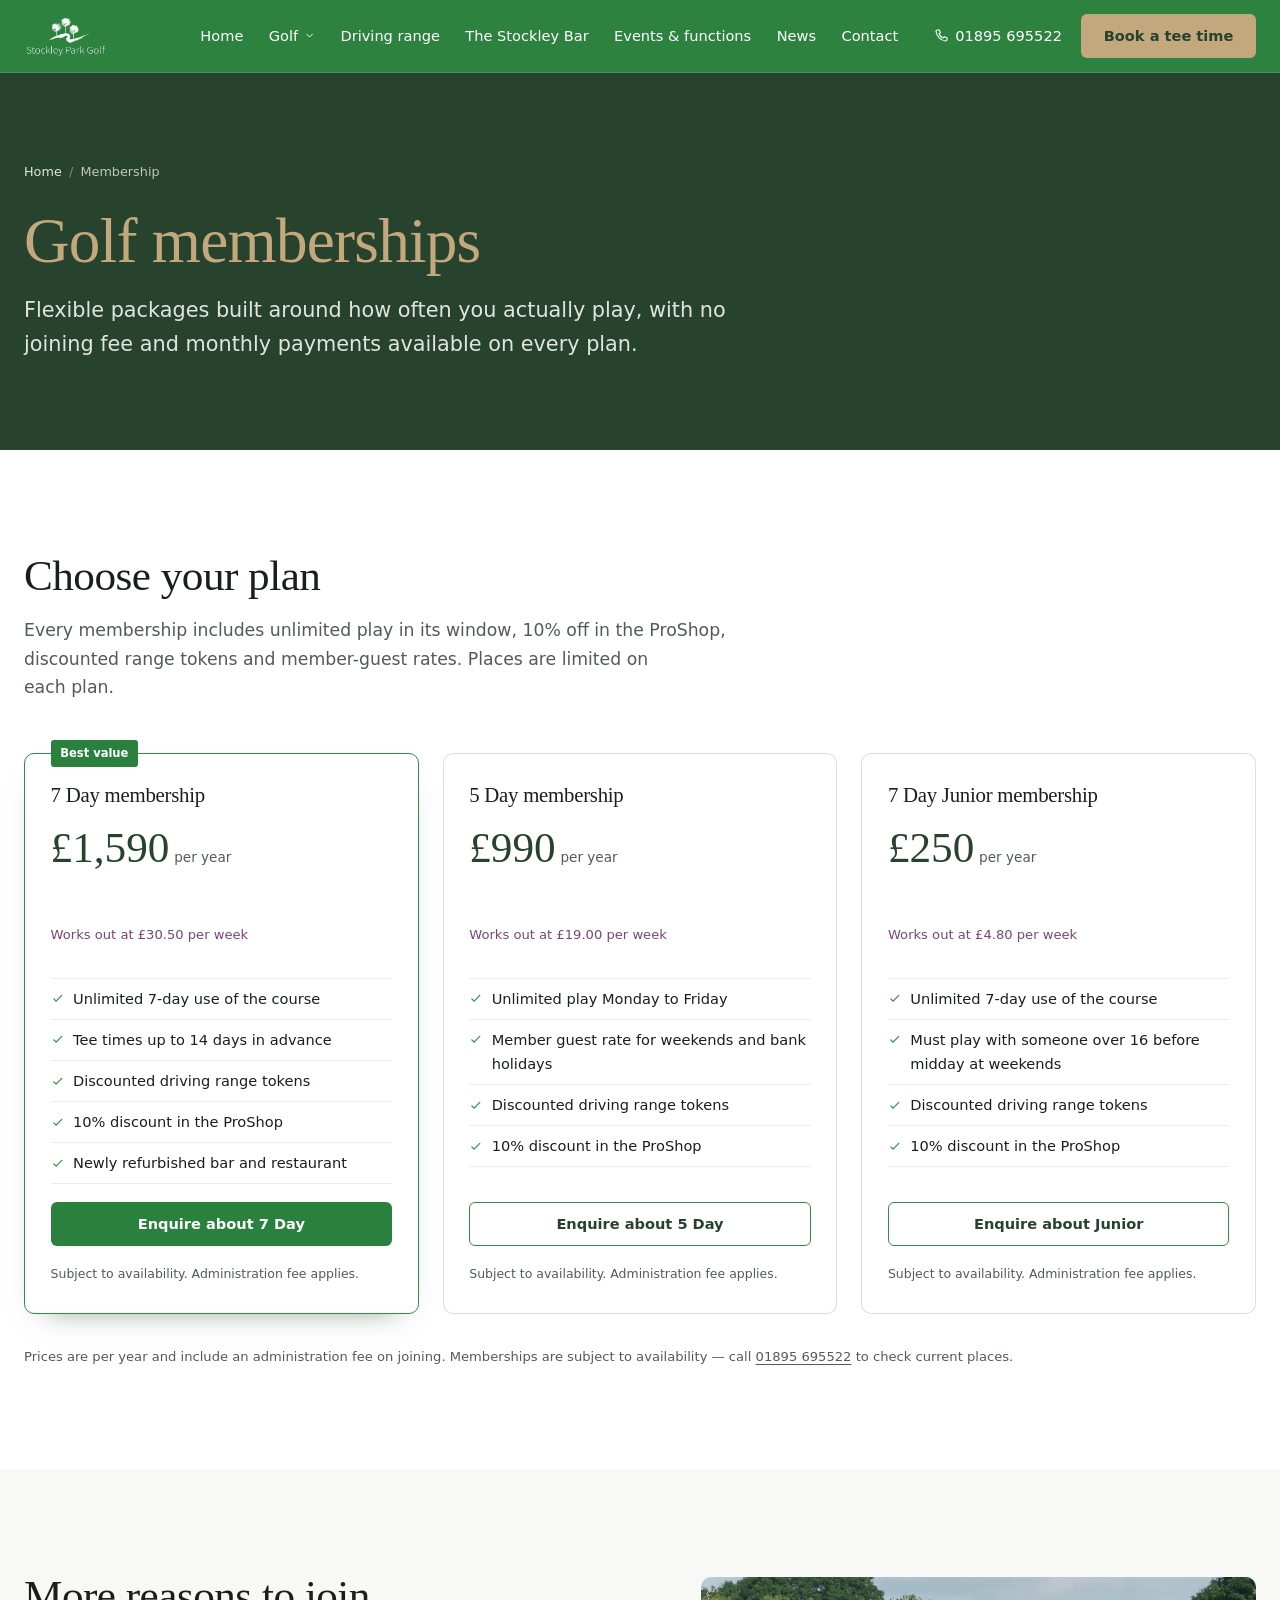
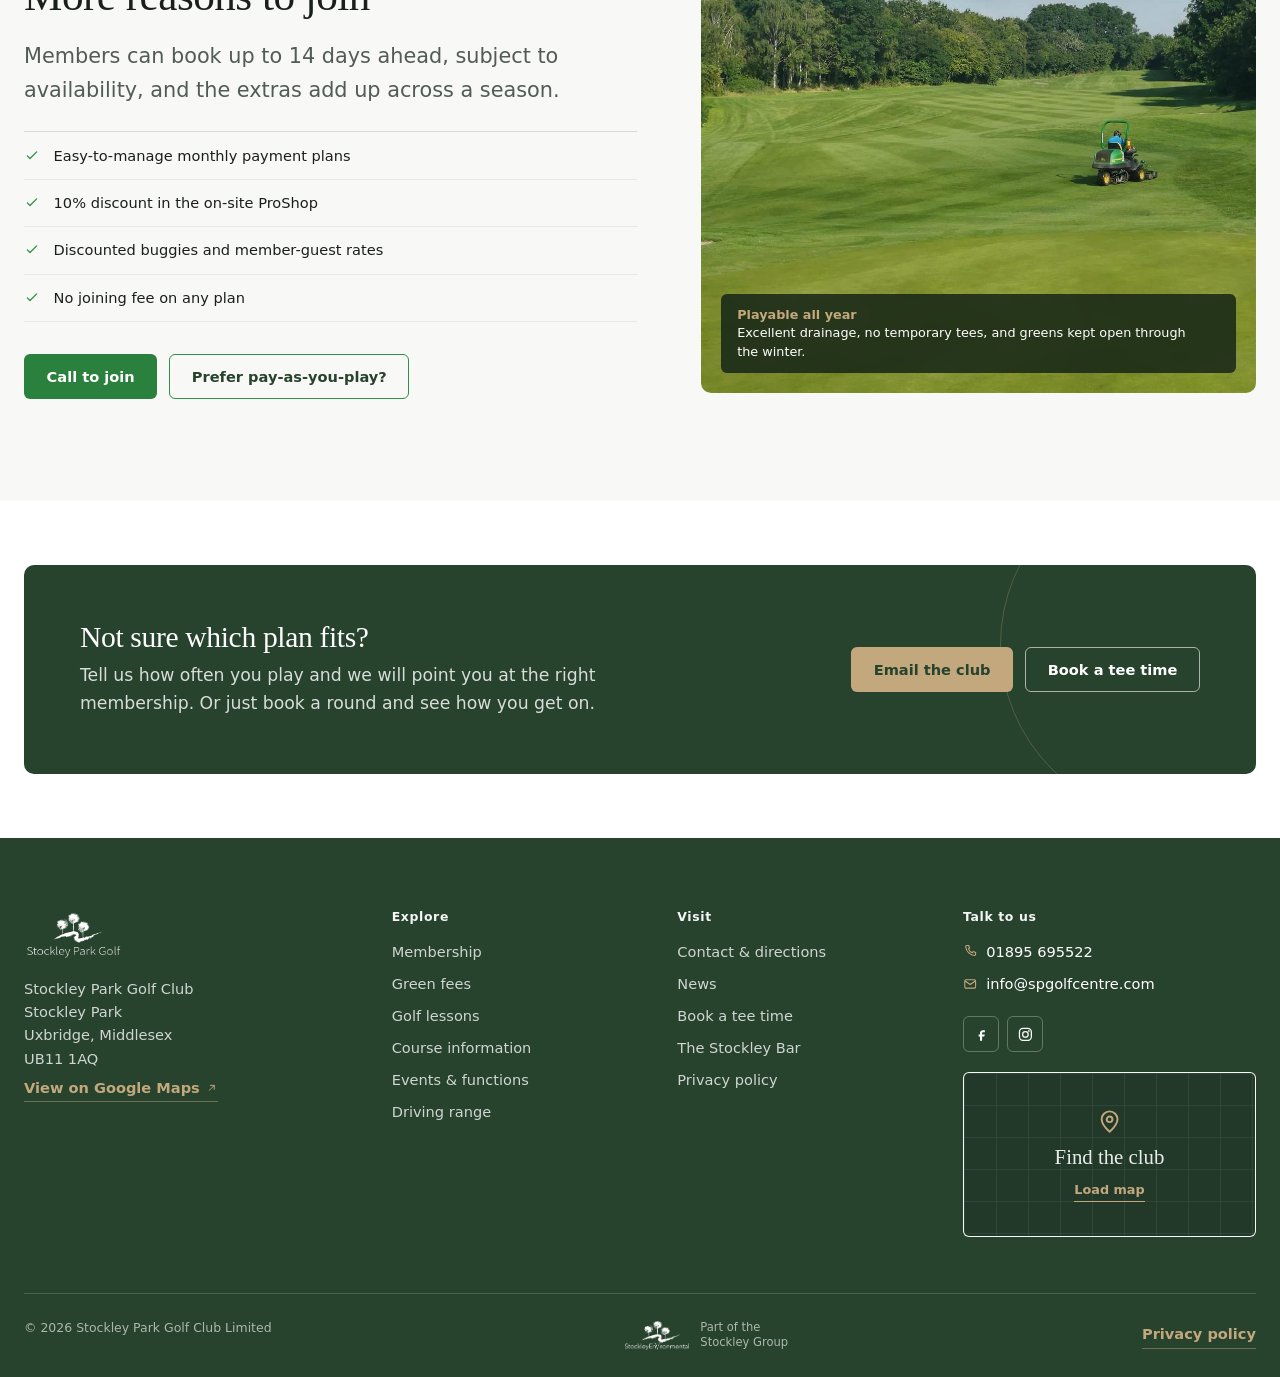
<file: membership.html>
<!DOCTYPE html>
<html lang="en-GB">
<head>
<meta charset="utf-8">
<meta name="viewport" content="width=device-width, initial-scale=1">
<title>Golf Membership | Stockley Park Golf, Uxbridge</title>
<meta name="description" content="Three golf membership plans at Stockley Park: 7-day for £1,590 a year, 5-day for £990 and 7-day junior for £250. No joining fee, monthly payments available.">
<link rel="canonical" href="https://www.stockleyparkgolf.co.uk/membership">
<meta name="theme-color" content="#2a803d">
<meta property="og:type" content="website">
<meta property="og:title" content="Golf Membership | Stockley Park Golf">
<meta property="og:description" content="Unlimited 7-day play, tee times 14 days ahead, 10% off in the ProShop and no joining fee.">
<meta property="og:image" content="assets/images/course-evening.jpg">
<link rel="icon" href="assets/images/icon-32.png" sizes="32x32" type="image/png">
<link rel="apple-touch-icon" href="assets/images/icon-180.png">
<link rel="stylesheet" href="css/styles.css">
<script defer src="js/main.js"></script>
</head>
<body>
<a class="skip-link" href="#main">Skip to main content</a>

<header class="site-header">
  <div class="wrap site-header__bar">
    <a class="brand" href="index.html">
      <img src="assets/images/stockley-park-golf-logo.png" alt="Stockley Park Golf" width="600" height="294" fetchpriority="high" decoding="async">
    </a>

    <button class="nav-trigger" type="button" aria-expanded="false" aria-controls="site-nav">
      <svg viewBox="0 0 24 24" fill="none" stroke="currentColor" stroke-width="1.8" aria-hidden="true"><path d="M3 6h18M3 12h18M3 18h18" stroke-linecap="round"/></svg>
      Menu
    </button>

    <nav class="site-nav" id="site-nav" aria-label="Main">
      <button class="nav-close" type="button" aria-label="Close menu">
        <svg viewBox="0 0 24 24" fill="none" stroke="currentColor" stroke-width="1.8" aria-hidden="true"><path d="M6 6l12 12M18 6L6 18" stroke-linecap="round"/></svg>
      </button>

      <ul class="nav-list">
        <li><a class="nav-link" href="index.html">Home</a></li>
        <li class="nav-item nav-item--has-menu" data-open="false">
          <button class="nav-toggle" type="button" aria-expanded="false">
            Golf
            <svg viewBox="0 0 24 24" fill="none" stroke="currentColor" stroke-width="2" aria-hidden="true"><path d="M6 9l6 6 6-6" stroke-linecap="round" stroke-linejoin="round"/></svg>
          </button>
          <ul class="nav-menu">
            <li><a href="membership.html" aria-current="page">Membership</a></li>
            <li><a href="green-fees.html">Green fees</a></li>
            <li><a href="golf-lessons.html">Golf lessons</a></li>
            <li><a href="index.html#course">Course information</a></li>
            <li><a href="https://spgolfcentre.uk/" target="_blank" rel="noopener noreferrer">Golf days<span class="nav-menu__note">Opens spgolfcentre.uk</span></a></li>
            <li><a href="https://spgolfcentre.uk/safe-guarding" target="_blank" rel="noopener noreferrer">Safeguarding<span class="nav-menu__note">Opens spgolfcentre.uk</span></a></li>
            <li><a href="https://spgolfcentre.uk/club-policies" target="_blank" rel="noopener noreferrer">Club policies<span class="nav-menu__note">Opens spgolfcentre.uk</span></a></li>
          </ul>
        </li>
        <li><a class="nav-link" href="index.html#practice">Driving range</a></li>
        <li><a class="nav-link" href="https://spgolfcentre.uk/" target="_blank" rel="noopener noreferrer">The Stockley Bar</a></li>
        <li><a class="nav-link" href="events-functions.html">Events &amp; functions</a></li>
        <li><a class="nav-link" href="news.html">News</a></li>
        <li><a class="nav-link" href="contact.html">Contact</a></li>
      </ul>

      <div class="header-actions">
        <a class="header-tel" href="tel:+441895695522">
          <svg viewBox="0 0 24 24" fill="none" stroke="currentColor" stroke-width="1.7" aria-hidden="true"><path d="M6.5 3h3l1.5 4-2 1.5a12 12 0 006.5 6.5l1.5-2 4 1.5v3a2 2 0 01-2.2 2A17 17 0 014.5 5.2 2 2 0 016.5 3z" stroke-linecap="round" stroke-linejoin="round"/></svg>
          <span class="header-tel__label">01895 695522</span>
        </a>
        <a class="btn btn--accent" href="https://spgolfcentre.uk/" target="_blank" rel="noopener noreferrer">Book a tee time</a>
      </div>
    </nav>
  </div>
</header>

<button class="nav-scrim" type="button" aria-label="Close menu" tabindex="-1" data-open="false"></button>

<main id="main">

  <section class="page-hero" aria-labelledby="page-title">
    <div class="wrap">
      <ol class="breadcrumb">
        <li><a href="index.html">Home</a></li>
        <li>Membership</li>
      </ol>
      <h1 id="page-title">Golf memberships</h1>
      <p>Flexible packages built around how often you actually play, with no joining fee and monthly payments available on every plan.</p>
    </div>
  </section>

  <section class="section" aria-labelledby="plans-title">
    <div class="wrap">
      <div class="section-head">
        <h2 id="plans-title">Choose your plan</h2>
        <p>Every membership includes unlimited play in its window, 10% off in the ProShop, discounted range tokens and member-guest rates. Places are limited on each plan.</p>
      </div>

      <div class="price-grid">
        <article class="price price--feature">
          <span class="price__flag">Best value</span>
          <h3>7 Day membership</h3>
          <p class="price__amount">&pound;1,590 <span>per year</span></p>
          <p class="price__equiv">Works out at &pound;30.50 per week</p>
          <ul>
            <li>
              <svg viewBox="0 0 24 24" fill="none" stroke="currentColor" stroke-width="2.2" aria-hidden="true"><path d="M5 13l4 4L19 7" stroke-linecap="round" stroke-linejoin="round"/></svg>
              Unlimited 7-day use of the course
            </li>
            <li>
              <svg viewBox="0 0 24 24" fill="none" stroke="currentColor" stroke-width="2.2" aria-hidden="true"><path d="M5 13l4 4L19 7" stroke-linecap="round" stroke-linejoin="round"/></svg>
              Tee times up to 14 days in advance
            </li>
            <li>
              <svg viewBox="0 0 24 24" fill="none" stroke="currentColor" stroke-width="2.2" aria-hidden="true"><path d="M5 13l4 4L19 7" stroke-linecap="round" stroke-linejoin="round"/></svg>
              Discounted driving range tokens
            </li>
            <li>
              <svg viewBox="0 0 24 24" fill="none" stroke="currentColor" stroke-width="2.2" aria-hidden="true"><path d="M5 13l4 4L19 7" stroke-linecap="round" stroke-linejoin="round"/></svg>
              10% discount in the ProShop
            </li>
            <li>
              <svg viewBox="0 0 24 24" fill="none" stroke="currentColor" stroke-width="2.2" aria-hidden="true"><path d="M5 13l4 4L19 7" stroke-linecap="round" stroke-linejoin="round"/></svg>
              Newly refurbished bar and restaurant
            </li>
          </ul>
          <a class="btn" href="mailto:info@spgolfcentre.com?subject=7%20Day%20membership%20enquiry">Enquire about 7 Day</a>
          <p class="price__note">Subject to availability. Administration fee applies.</p>
        </article>

        <article class="price">
          <h3>5 Day membership</h3>
          <p class="price__amount">&pound;990 <span>per year</span></p>
          <p class="price__equiv">Works out at &pound;19.00 per week</p>
          <ul>
            <li>
              <svg viewBox="0 0 24 24" fill="none" stroke="currentColor" stroke-width="2.2" aria-hidden="true"><path d="M5 13l4 4L19 7" stroke-linecap="round" stroke-linejoin="round"/></svg>
              Unlimited play Monday to Friday
            </li>
            <li>
              <svg viewBox="0 0 24 24" fill="none" stroke="currentColor" stroke-width="2.2" aria-hidden="true"><path d="M5 13l4 4L19 7" stroke-linecap="round" stroke-linejoin="round"/></svg>
              Member guest rate for weekends and bank holidays
            </li>
            <li>
              <svg viewBox="0 0 24 24" fill="none" stroke="currentColor" stroke-width="2.2" aria-hidden="true"><path d="M5 13l4 4L19 7" stroke-linecap="round" stroke-linejoin="round"/></svg>
              Discounted driving range tokens
            </li>
            <li>
              <svg viewBox="0 0 24 24" fill="none" stroke="currentColor" stroke-width="2.2" aria-hidden="true"><path d="M5 13l4 4L19 7" stroke-linecap="round" stroke-linejoin="round"/></svg>
              10% discount in the ProShop
            </li>
          </ul>
          <a class="btn btn--outline" href="mailto:info@spgolfcentre.com?subject=5%20Day%20membership%20enquiry">Enquire about 5 Day</a>
          <p class="price__note">Subject to availability. Administration fee applies.</p>
        </article>

        <article class="price">
          <h3>7 Day Junior membership</h3>
          <p class="price__amount">&pound;250 <span>per year</span></p>
          <p class="price__equiv">Works out at &pound;4.80 per week</p>
          <ul>
            <li>
              <svg viewBox="0 0 24 24" fill="none" stroke="currentColor" stroke-width="2.2" aria-hidden="true"><path d="M5 13l4 4L19 7" stroke-linecap="round" stroke-linejoin="round"/></svg>
              Unlimited 7-day use of the course
            </li>
            <li>
              <svg viewBox="0 0 24 24" fill="none" stroke="currentColor" stroke-width="2.2" aria-hidden="true"><path d="M5 13l4 4L19 7" stroke-linecap="round" stroke-linejoin="round"/></svg>
              Must play with someone over 16 before midday at weekends
            </li>
            <li>
              <svg viewBox="0 0 24 24" fill="none" stroke="currentColor" stroke-width="2.2" aria-hidden="true"><path d="M5 13l4 4L19 7" stroke-linecap="round" stroke-linejoin="round"/></svg>
              Discounted driving range tokens
            </li>
            <li>
              <svg viewBox="0 0 24 24" fill="none" stroke="currentColor" stroke-width="2.2" aria-hidden="true"><path d="M5 13l4 4L19 7" stroke-linecap="round" stroke-linejoin="round"/></svg>
              10% discount in the ProShop
            </li>
          </ul>
          <a class="btn btn--outline" href="mailto:info@spgolfcentre.com?subject=Junior%20membership%20enquiry">Enquire about Junior</a>
          <p class="price__note">Subject to availability. Administration fee applies.</p>
        </article>
      </div>

      <p class="note mt-2">Prices are per year and include an administration fee on joining. Memberships are subject to availability &mdash; call <a href="tel:+441895695522">01895 695522</a> to check current places.</p>
    </div>
  </section>

  <section class="section section--alt" aria-labelledby="reasons-title">
    <div class="wrap split">
      <div class="split__body">
        <h2 id="reasons-title">More reasons to join</h2>
        <p class="lede">Members can book up to 14 days ahead, subject to availability, and the extras add up across a season.</p>
        <ul class="rule-list">
          <li>
            <svg viewBox="0 0 24 24" fill="none" stroke="currentColor" stroke-width="2" aria-hidden="true"><path d="M5 13l4 4L19 7" stroke-linecap="round" stroke-linejoin="round"/></svg>
            Easy-to-manage monthly payment plans
          </li>
          <li>
            <svg viewBox="0 0 24 24" fill="none" stroke="currentColor" stroke-width="2" aria-hidden="true"><path d="M5 13l4 4L19 7" stroke-linecap="round" stroke-linejoin="round"/></svg>
            10% discount in the on-site ProShop
          </li>
          <li>
            <svg viewBox="0 0 24 24" fill="none" stroke="currentColor" stroke-width="2" aria-hidden="true"><path d="M5 13l4 4L19 7" stroke-linecap="round" stroke-linejoin="round"/></svg>
            Discounted buggies and member-guest rates
          </li>
          <li>
            <svg viewBox="0 0 24 24" fill="none" stroke="currentColor" stroke-width="2" aria-hidden="true"><path d="M5 13l4 4L19 7" stroke-linecap="round" stroke-linejoin="round"/></svg>
            No joining fee on any plan
          </li>
        </ul>
        <div class="btn-row">
          <a class="btn" href="tel:+441895695522">Call to join</a>
          <a class="btn btn--outline" href="green-fees.html">Prefer pay-as-you-play?</a>
        </div>
      </div>
      <div class="split__media">
        <img src="assets/images/course-fairway.jpg" alt="A fairway leading to a green at Stockley Park" width="1100" height="825" loading="lazy" decoding="async">
        <p class="split__caption">
          <strong>Playable all year</strong>
          Excellent drainage, no temporary tees, and greens kept open through the winter.
        </p>
      </div>
    </div>
  </section>

  <div class="wrap section section--tight">
    <section class="cta-band" aria-labelledby="cta-title">
      <div>
        <h2 id="cta-title">Not sure which plan fits?</h2>
        <p>Tell us how often you play and we will point you at the right membership. Or just book a round and see how you get on.</p>
      </div>
      <div class="btn-row">
        <a class="btn btn--accent" href="mailto:info@spgolfcentre.com?subject=Membership%20advice">Email the club</a>
        <a class="btn btn--ghost" href="https://spgolfcentre.uk/" target="_blank" rel="noopener noreferrer">Book a tee time</a>
      </div>
    </section>
  </div>

</main>

<footer class="site-footer">
  <div class="wrap">
    <div class="footer-grid">
      <div class="footer-brand">
        <img src="assets/images/stockley-park-golf-logo.png" alt="Stockley Park Golf" width="600" height="294" loading="lazy" decoding="async">
        <p>Stockley Park Golf Club<br>Stockley Park<br>Uxbridge, Middlesex<br>UB11 1AQ</p>
        <p class="mt-2"><a class="link-arrow" href="https://goo.gl/maps/DQpcZaVWkv3JSQPa6" target="_blank" rel="noopener noreferrer">View on Google Maps
          <svg viewBox="0 0 24 24" fill="none" stroke="currentColor" stroke-width="2" aria-hidden="true"><path d="M7 17L17 7M9 7h8v8" stroke-linecap="round" stroke-linejoin="round"/></svg>
        </a></p>
      </div>

      <div class="footer-col">
        <h2>Explore</h2>
        <ul class="footer-links">
          <li><a href="membership.html">Membership</a></li>
          <li><a href="green-fees.html">Green fees</a></li>
          <li><a href="golf-lessons.html">Golf lessons</a></li>
          <li><a href="index.html#course">Course information</a></li>
          <li><a href="events-functions.html">Events &amp; functions</a></li>
          <li><a href="index.html#practice">Driving range</a></li>
        </ul>
      </div>

      <div class="footer-col">
        <h2>Visit</h2>
        <ul class="footer-links">
          <li><a href="contact.html">Contact &amp; directions</a></li>
          <li><a href="news.html">News</a></li>
          <li><a href="https://spgolfcentre.uk/" target="_blank" rel="noopener noreferrer">Book a tee time</a></li>
          <li><a href="https://spgolfcentre.uk/" target="_blank" rel="noopener noreferrer">The Stockley Bar</a></li>
          <li><a href="privacy-policy.html">Privacy policy</a></li>
        </ul>
      </div>

      <div class="footer-col footer-map-col">
        <h2>Talk to us</h2>
        <ul class="footer-contact">
          <li>
            <svg viewBox="0 0 24 24" fill="none" stroke="currentColor" stroke-width="1.8" aria-hidden="true"><path d="M6.5 3h3l1.5 4-2 1.5a12 12 0 006.5 6.5l1.5-2 4 1.5v3a2 2 0 01-2.2 2A17 17 0 014.5 5.2 2 2 0 016.5 3z" stroke-linecap="round" stroke-linejoin="round"/></svg>
            <a href="tel:+441895695522">01895 695522</a>
          </li>
          <li>
            <svg viewBox="0 0 24 24" fill="none" stroke="currentColor" stroke-width="1.8" aria-hidden="true"><rect x="3" y="5" width="18" height="14" rx="2"/><path d="M3.5 7l8.5 6 8.5-6" stroke-linejoin="round"/></svg>
            <a href="mailto:info@spgolfcentre.com?subject=Website%20enquiry">info@spgolfcentre.com</a>
          </li>
        </ul>
        <ul class="social">
          <li><a href="https://www.facebook.com/stockleyparkgolfcourse" target="_blank" rel="noopener noreferrer" aria-label="Stockley Park Golf on Facebook">
            <svg viewBox="0 0 24 24" fill="currentColor" aria-hidden="true"><path d="M14 9h3V6h-3c-2.2 0-4 1.8-4 4v2H8v3h2v6h3v-6h3l1-3h-4v-2c0-.6.4-1 1-1z"/></svg>
          </a></li>
          <li><a href="https://www.instagram.com/stockleyparkgolf" target="_blank" rel="noopener noreferrer" aria-label="Stockley Park Golf on Instagram">
            <svg viewBox="0 0 24 24" fill="none" stroke="currentColor" stroke-width="1.8" aria-hidden="true"><rect x="3.5" y="3.5" width="17" height="17" rx="5"/><circle cx="12" cy="12" r="4"/><circle cx="17" cy="7" r="1.2" fill="currentColor" stroke="none"/></svg>
          </a></li>
        </ul>

        <div class="map-embed footer-map">
          <button class="map-facade" type="button" data-map="https://www.google.com/maps?q=Stockley+Park+Golf+Club,+UB11+1AQ&output=embed" data-map-title="Map showing Stockley Park Golf Club">
            <svg class="map-facade__pin" viewBox="0 0 24 24" fill="none" stroke="currentColor" stroke-width="1.7" aria-hidden="true"><path d="M12 21s7-6.2 7-11a7 7 0 10-14 0c0 4.8 7 11 7 11z" stroke-linejoin="round"/><circle cx="12" cy="10" r="2.5"/></svg>
            <span class="map-facade__title">Find the club</span>
            <span class="map-facade__hint">Load map</span>
          </button>
        </div>
      </div>
    </div>

    <div class="footer-bottom">
      <p>&copy; <span data-year>2026</span> Stockley Park Golf Club Limited</p>
      <div class="footer-group">
        <img src="assets/images/stockley-group-se-logo-white.png" alt="Stockley Environmental" width="589" height="273" loading="lazy" decoding="async">
        <span>Part of the Stockley Group</span>
      </div>
      <p><a class="link-arrow" href="privacy-policy.html">Privacy policy</a></p>
    </div>
  </div>
</footer>
</body>
</html>
</file>
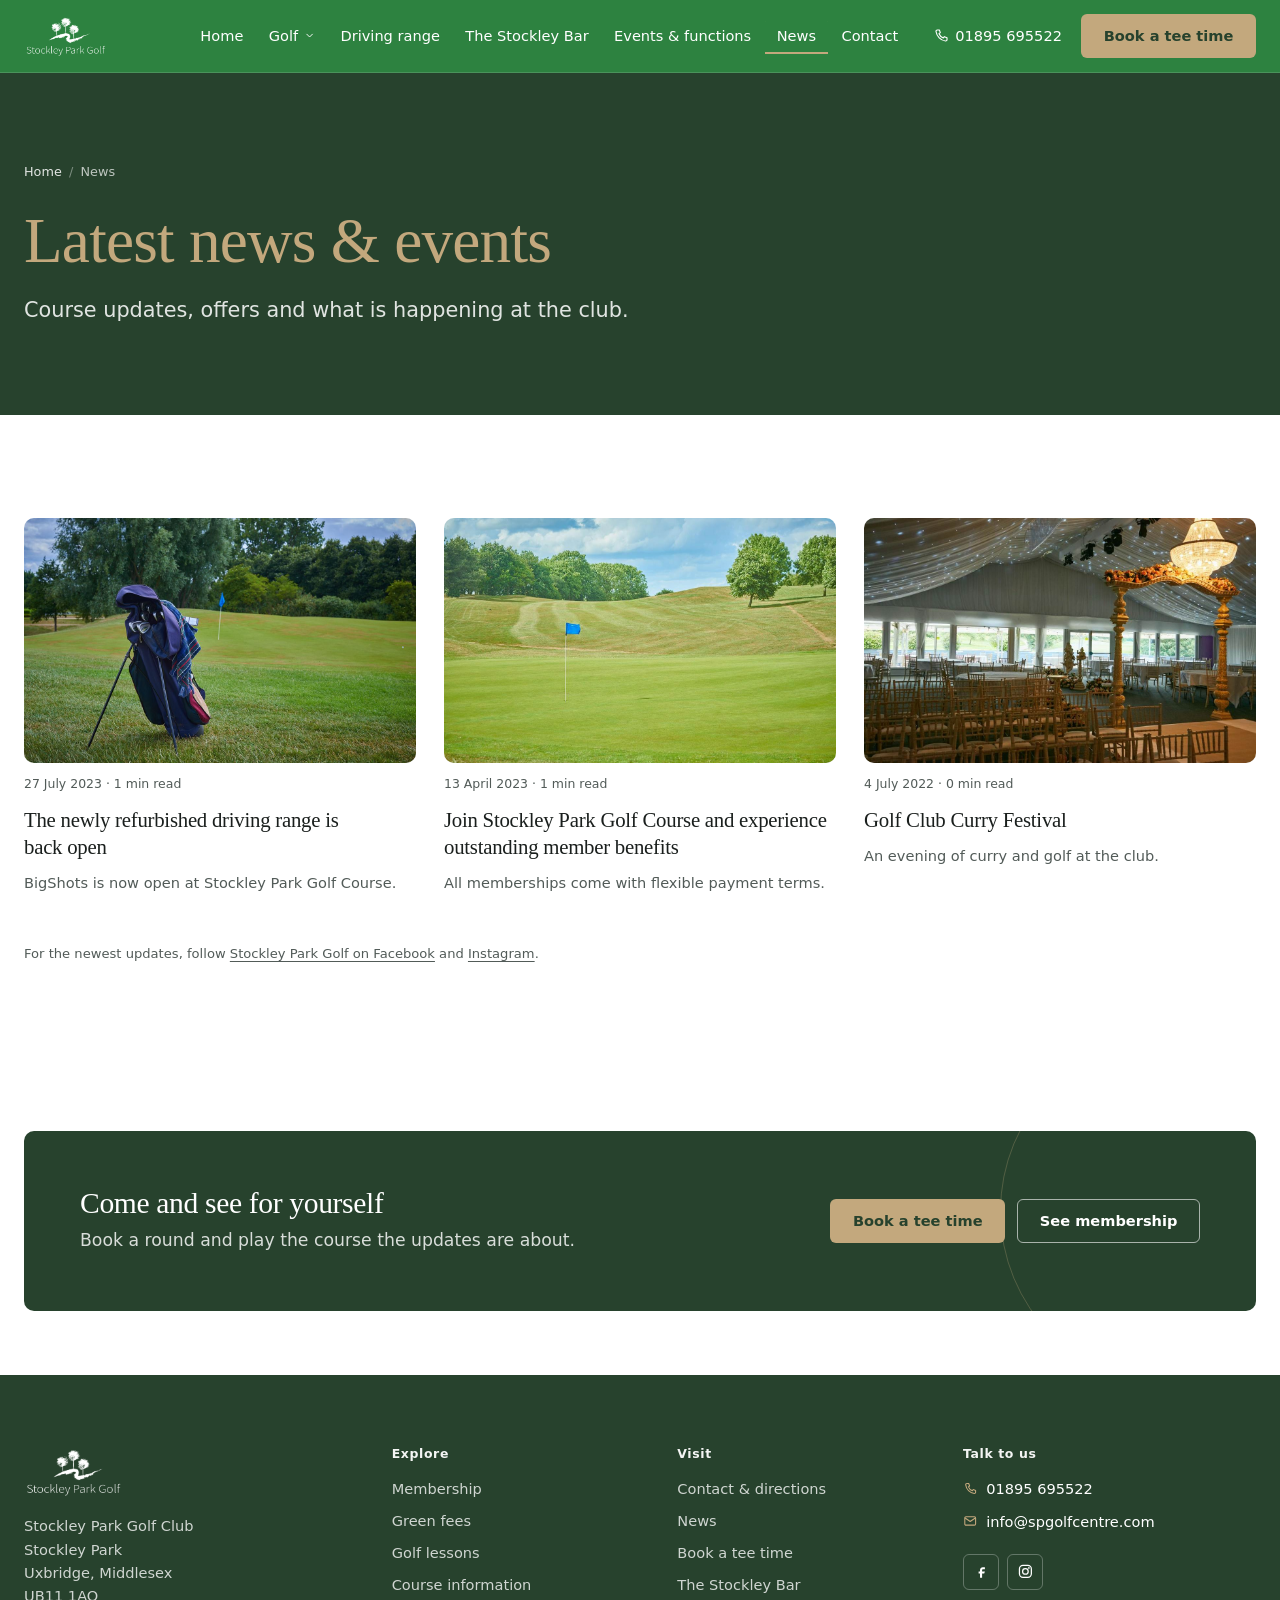
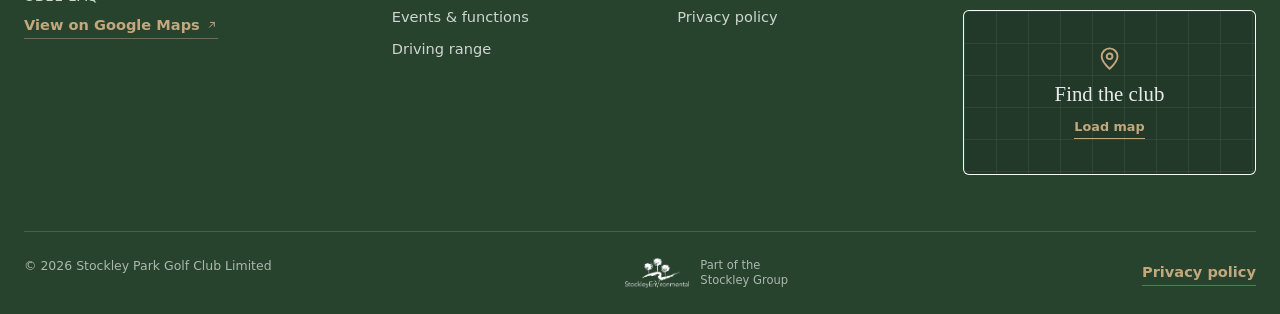
<file: news.html>
<!DOCTYPE html>
<html lang="en-GB">
<head>
<meta charset="utf-8">
<meta name="viewport" content="width=device-width, initial-scale=1">
<title>News &amp; Events | Stockley Park Golf, Uxbridge</title>
<meta name="description" content="Course updates, membership offers and what is happening at Stockley Park Golf Club in Uxbridge.">
<link rel="canonical" href="https://www.stockleyparkgolf.co.uk/blog">
<meta name="theme-color" content="#2a803d">
<meta property="og:type" content="website">
<meta property="og:title" content="News &amp; Events | Stockley Park Golf">
<meta property="og:description" content="Course updates, membership offers and what is happening at the club.">
<link rel="icon" href="assets/images/icon-32.png" sizes="32x32" type="image/png">
<link rel="apple-touch-icon" href="assets/images/icon-180.png">
<link rel="stylesheet" href="css/styles.css">
<script defer src="js/main.js"></script>
</head>
<body>
<a class="skip-link" href="#main">Skip to main content</a>

<header class="site-header">
  <div class="wrap site-header__bar">
    <a class="brand" href="index.html">
      <img src="assets/images/stockley-park-golf-logo.png" alt="Stockley Park Golf" width="600" height="294" fetchpriority="high" decoding="async">
    </a>

    <button class="nav-trigger" type="button" aria-expanded="false" aria-controls="site-nav">
      <svg viewBox="0 0 24 24" fill="none" stroke="currentColor" stroke-width="1.8" aria-hidden="true"><path d="M3 6h18M3 12h18M3 18h18" stroke-linecap="round"/></svg>
      Menu
    </button>

    <nav class="site-nav" id="site-nav" aria-label="Main">
      <button class="nav-close" type="button" aria-label="Close menu">
        <svg viewBox="0 0 24 24" fill="none" stroke="currentColor" stroke-width="1.8" aria-hidden="true"><path d="M6 6l12 12M18 6L6 18" stroke-linecap="round"/></svg>
      </button>

      <ul class="nav-list">
        <li><a class="nav-link" href="index.html">Home</a></li>
        <li class="nav-item nav-item--has-menu" data-open="false">
          <button class="nav-toggle" type="button" aria-expanded="false">
            Golf
            <svg viewBox="0 0 24 24" fill="none" stroke="currentColor" stroke-width="2" aria-hidden="true"><path d="M6 9l6 6 6-6" stroke-linecap="round" stroke-linejoin="round"/></svg>
          </button>
          <ul class="nav-menu">
            <li><a href="membership.html">Membership</a></li>
            <li><a href="green-fees.html">Green fees</a></li>
            <li><a href="golf-lessons.html">Golf lessons</a></li>
            <li><a href="index.html#course">Course information</a></li>
            <li><a href="https://spgolfcentre.uk/" target="_blank" rel="noopener noreferrer">Golf days<span class="nav-menu__note">Opens spgolfcentre.uk</span></a></li>
            <li><a href="https://spgolfcentre.uk/safe-guarding" target="_blank" rel="noopener noreferrer">Safeguarding<span class="nav-menu__note">Opens spgolfcentre.uk</span></a></li>
            <li><a href="https://spgolfcentre.uk/club-policies" target="_blank" rel="noopener noreferrer">Club policies<span class="nav-menu__note">Opens spgolfcentre.uk</span></a></li>
          </ul>
        </li>
        <li><a class="nav-link" href="index.html#practice">Driving range</a></li>
        <li><a class="nav-link" href="https://spgolfcentre.uk/" target="_blank" rel="noopener noreferrer">The Stockley Bar</a></li>
        <li><a class="nav-link" href="events-functions.html">Events &amp; functions</a></li>
        <li><a class="nav-link" href="news.html" aria-current="page">News</a></li>
        <li><a class="nav-link" href="contact.html">Contact</a></li>
      </ul>

      <div class="header-actions">
        <a class="header-tel" href="tel:+441895695522">
          <svg viewBox="0 0 24 24" fill="none" stroke="currentColor" stroke-width="1.7" aria-hidden="true"><path d="M6.5 3h3l1.5 4-2 1.5a12 12 0 006.5 6.5l1.5-2 4 1.5v3a2 2 0 01-2.2 2A17 17 0 014.5 5.2 2 2 0 016.5 3z" stroke-linecap="round" stroke-linejoin="round"/></svg>
          <span class="header-tel__label">01895 695522</span>
        </a>
        <a class="btn btn--accent" href="https://spgolfcentre.uk/" target="_blank" rel="noopener noreferrer">Book a tee time</a>
      </div>
    </nav>
  </div>
</header>

<button class="nav-scrim" type="button" aria-label="Close menu" tabindex="-1" data-open="false"></button>

<main id="main">

  <section class="page-hero" aria-labelledby="page-title">
    <div class="wrap">
      <ol class="breadcrumb">
        <li><a href="index.html">Home</a></li>
        <li>News</li>
      </ol>
      <h1 id="page-title">Latest news &amp; events</h1>
      <p>Course updates, offers and what is happening at the club.</p>
    </div>
  </section>

  <section class="section" aria-labelledby="posts-title">
    <div class="wrap">
      <h2 id="posts-title" class="visually-hidden">All posts</h2>

      <div class="news-grid">
        <a class="news-item" href="post-driving-range.html">
          <img src="assets/images/course-golf-bag.jpg" alt="A golf bag and clubs on the fairway at Stockley Park" width="1200" height="801" loading="lazy" decoding="async">
          <p class="news-meta"><time datetime="2023-07-27">27 July 2023</time> &middot; 1 min read</p>
          <h3>The newly refurbished driving range is back open</h3>
          <p>BigShots is now open at Stockley Park Golf Course.</p>
        </a>

        <a class="news-item" href="post-membership-offer.html">
          <img src="assets/images/course-putting-green.jpg" alt="The green and fairway at Stockley Park under a blue sky" width="1200" height="801" loading="lazy" decoding="async">
          <p class="news-meta"><time datetime="2023-04-13">13 April 2023</time> &middot; 1 min read</p>
          <h3>Join Stockley Park Golf Course and experience outstanding member benefits</h3>
          <p>All memberships come with flexible payment terms.</p>
        </a>

        <a class="news-item" href="post-curry-festival.html">
          <img src="assets/images/marquee-gala.jpg" alt="A dressed dining room inside the marquee at Stockley Park" width="1100" height="734" loading="lazy" decoding="async">
          <p class="news-meta"><time datetime="2022-07-04">4 July 2022</time> &middot; 0 min read</p>
          <h3>Golf Club Curry Festival</h3>
          <p>An evening of curry and golf at the club.</p>
        </a>
      </div>

      <p class="note mt-3">For the newest updates, follow <a href="https://www.facebook.com/stockleyparkgolfcourse" target="_blank" rel="noopener noreferrer">Stockley Park Golf on Facebook</a> and <a href="https://www.instagram.com/stockleyparkgolf" target="_blank" rel="noopener noreferrer">Instagram</a>.</p>
    </div>
  </section>

  <div class="wrap section section--tight">
    <section class="cta-band" aria-labelledby="cta-title">
      <div>
        <h2 id="cta-title">Come and see for yourself</h2>
        <p>Book a round and play the course the updates are about.</p>
      </div>
      <div class="btn-row">
        <a class="btn btn--accent" href="https://spgolfcentre.uk/" target="_blank" rel="noopener noreferrer">Book a tee time</a>
        <a class="btn btn--ghost" href="membership.html">See membership</a>
      </div>
    </section>
  </div>

</main>

<footer class="site-footer">
  <div class="wrap">
    <div class="footer-grid">
      <div class="footer-brand">
        <img src="assets/images/stockley-park-golf-logo.png" alt="Stockley Park Golf" width="600" height="294" loading="lazy" decoding="async">
        <p>Stockley Park Golf Club<br>Stockley Park<br>Uxbridge, Middlesex<br>UB11 1AQ</p>
        <p class="mt-2"><a class="link-arrow" href="https://goo.gl/maps/DQpcZaVWkv3JSQPa6" target="_blank" rel="noopener noreferrer">View on Google Maps
          <svg viewBox="0 0 24 24" fill="none" stroke="currentColor" stroke-width="2" aria-hidden="true"><path d="M7 17L17 7M9 7h8v8" stroke-linecap="round" stroke-linejoin="round"/></svg>
        </a></p>
      </div>

      <div class="footer-col">
        <h2>Explore</h2>
        <ul class="footer-links">
          <li><a href="membership.html">Membership</a></li>
          <li><a href="green-fees.html">Green fees</a></li>
          <li><a href="golf-lessons.html">Golf lessons</a></li>
          <li><a href="index.html#course">Course information</a></li>
          <li><a href="events-functions.html">Events &amp; functions</a></li>
          <li><a href="index.html#practice">Driving range</a></li>
        </ul>
      </div>

      <div class="footer-col">
        <h2>Visit</h2>
        <ul class="footer-links">
          <li><a href="contact.html">Contact &amp; directions</a></li>
          <li><a href="news.html">News</a></li>
          <li><a href="https://spgolfcentre.uk/" target="_blank" rel="noopener noreferrer">Book a tee time</a></li>
          <li><a href="https://spgolfcentre.uk/" target="_blank" rel="noopener noreferrer">The Stockley Bar</a></li>
          <li><a href="privacy-policy.html">Privacy policy</a></li>
        </ul>
      </div>

      <div class="footer-col footer-map-col">
        <h2>Talk to us</h2>
        <ul class="footer-contact">
          <li>
            <svg viewBox="0 0 24 24" fill="none" stroke="currentColor" stroke-width="1.8" aria-hidden="true"><path d="M6.5 3h3l1.5 4-2 1.5a12 12 0 006.5 6.5l1.5-2 4 1.5v3a2 2 0 01-2.2 2A17 17 0 014.5 5.2 2 2 0 016.5 3z" stroke-linecap="round" stroke-linejoin="round"/></svg>
            <a href="tel:+441895695522">01895 695522</a>
          </li>
          <li>
            <svg viewBox="0 0 24 24" fill="none" stroke="currentColor" stroke-width="1.8" aria-hidden="true"><rect x="3" y="5" width="18" height="14" rx="2"/><path d="M3.5 7l8.5 6 8.5-6" stroke-linejoin="round"/></svg>
            <a href="mailto:info@spgolfcentre.com?subject=Website%20enquiry">info@spgolfcentre.com</a>
          </li>
        </ul>
        <ul class="social">
          <li><a href="https://www.facebook.com/stockleyparkgolfcourse" target="_blank" rel="noopener noreferrer" aria-label="Stockley Park Golf on Facebook">
            <svg viewBox="0 0 24 24" fill="currentColor" aria-hidden="true"><path d="M14 9h3V6h-3c-2.2 0-4 1.8-4 4v2H8v3h2v6h3v-6h3l1-3h-4v-2c0-.6.4-1 1-1z"/></svg>
          </a></li>
          <li><a href="https://www.instagram.com/stockleyparkgolf" target="_blank" rel="noopener noreferrer" aria-label="Stockley Park Golf on Instagram">
            <svg viewBox="0 0 24 24" fill="none" stroke="currentColor" stroke-width="1.8" aria-hidden="true"><rect x="3.5" y="3.5" width="17" height="17" rx="5"/><circle cx="12" cy="12" r="4"/><circle cx="17" cy="7" r="1.2" fill="currentColor" stroke="none"/></svg>
          </a></li>
        </ul>

        <div class="map-embed footer-map">
          <button class="map-facade" type="button" data-map="https://www.google.com/maps?q=Stockley+Park+Golf+Club,+UB11+1AQ&output=embed" data-map-title="Map showing Stockley Park Golf Club">
            <svg class="map-facade__pin" viewBox="0 0 24 24" fill="none" stroke="currentColor" stroke-width="1.7" aria-hidden="true"><path d="M12 21s7-6.2 7-11a7 7 0 10-14 0c0 4.8 7 11 7 11z" stroke-linejoin="round"/><circle cx="12" cy="10" r="2.5"/></svg>
            <span class="map-facade__title">Find the club</span>
            <span class="map-facade__hint">Load map</span>
          </button>
        </div>
      </div>
    </div>

    <div class="footer-bottom">
      <p>&copy; <span data-year>2026</span> Stockley Park Golf Club Limited</p>
      <div class="footer-group">
        <img src="assets/images/stockley-group-se-logo-white.png" alt="Stockley Environmental" width="589" height="273" loading="lazy" decoding="async">
        <span>Part of the Stockley Group</span>
      </div>
      <p><a class="link-arrow" href="privacy-policy.html">Privacy policy</a></p>
    </div>
  </div>
</footer>
</body>
</html>
</file>
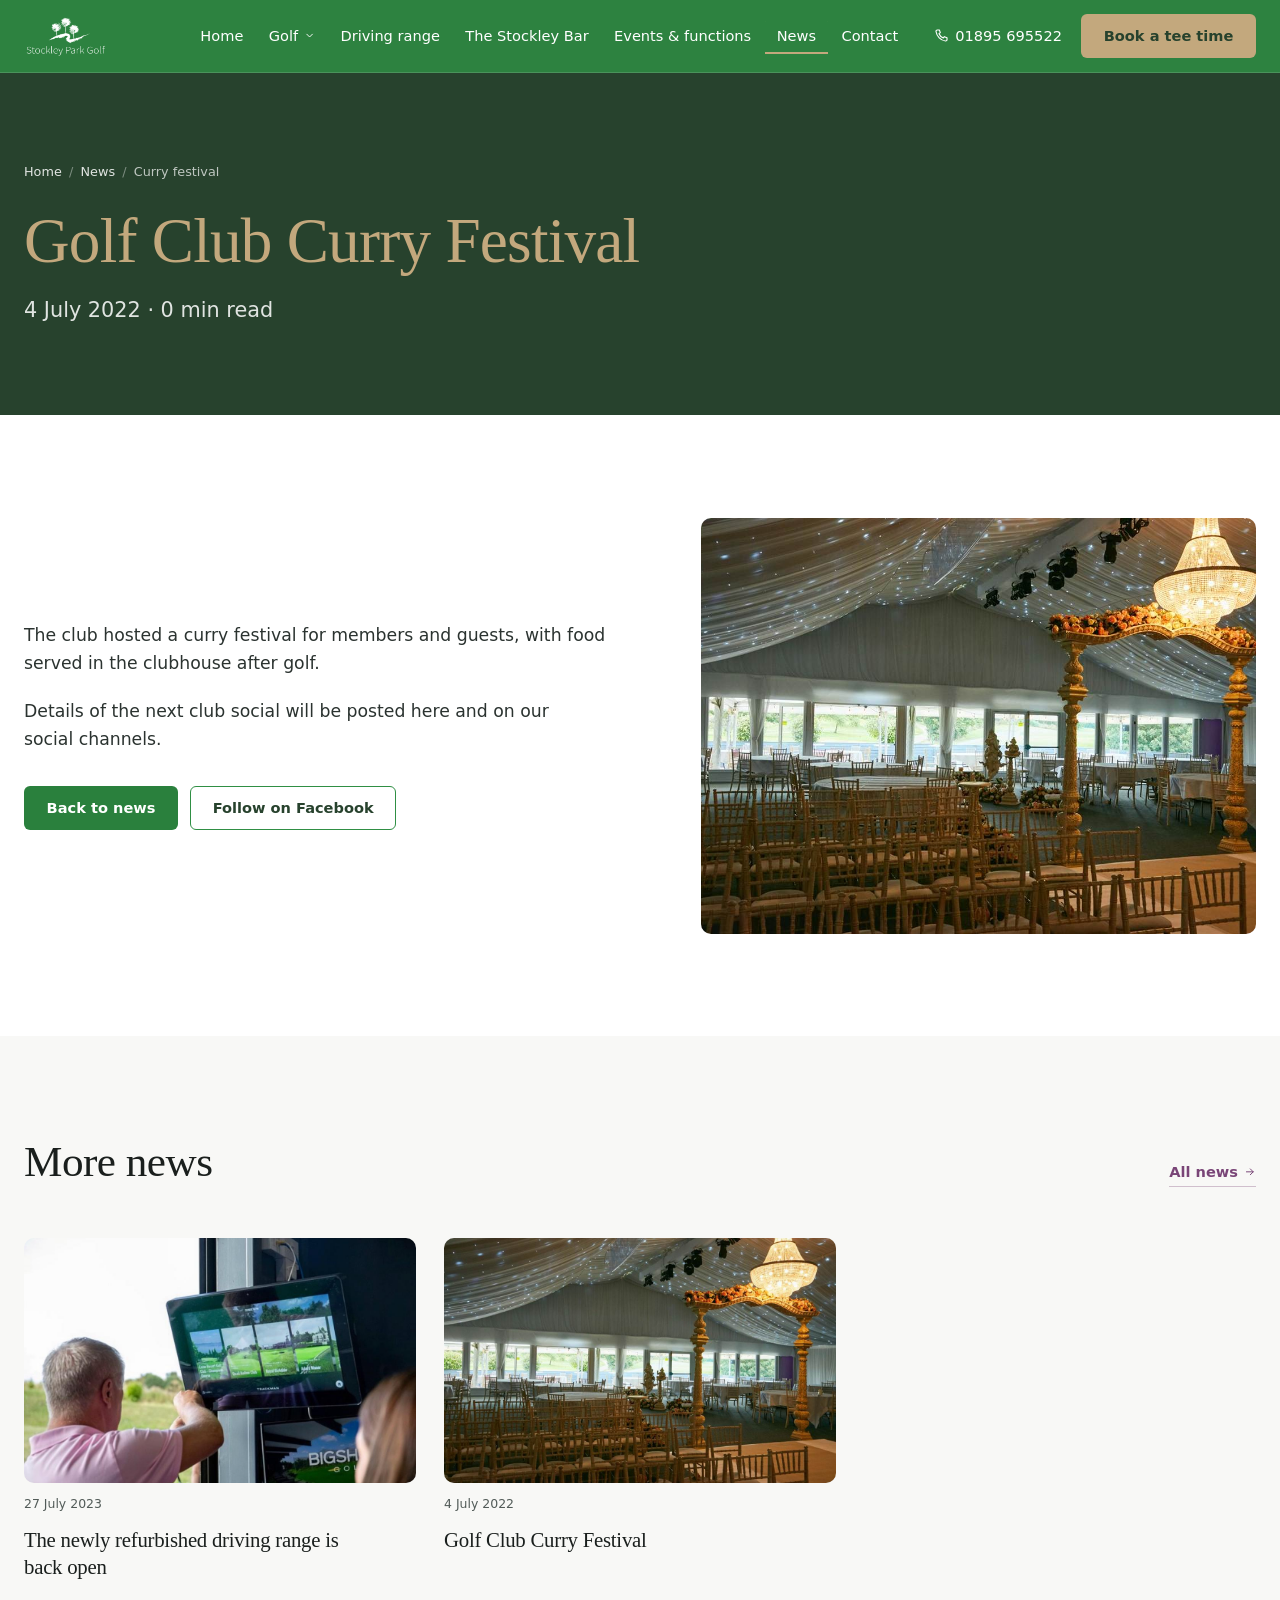
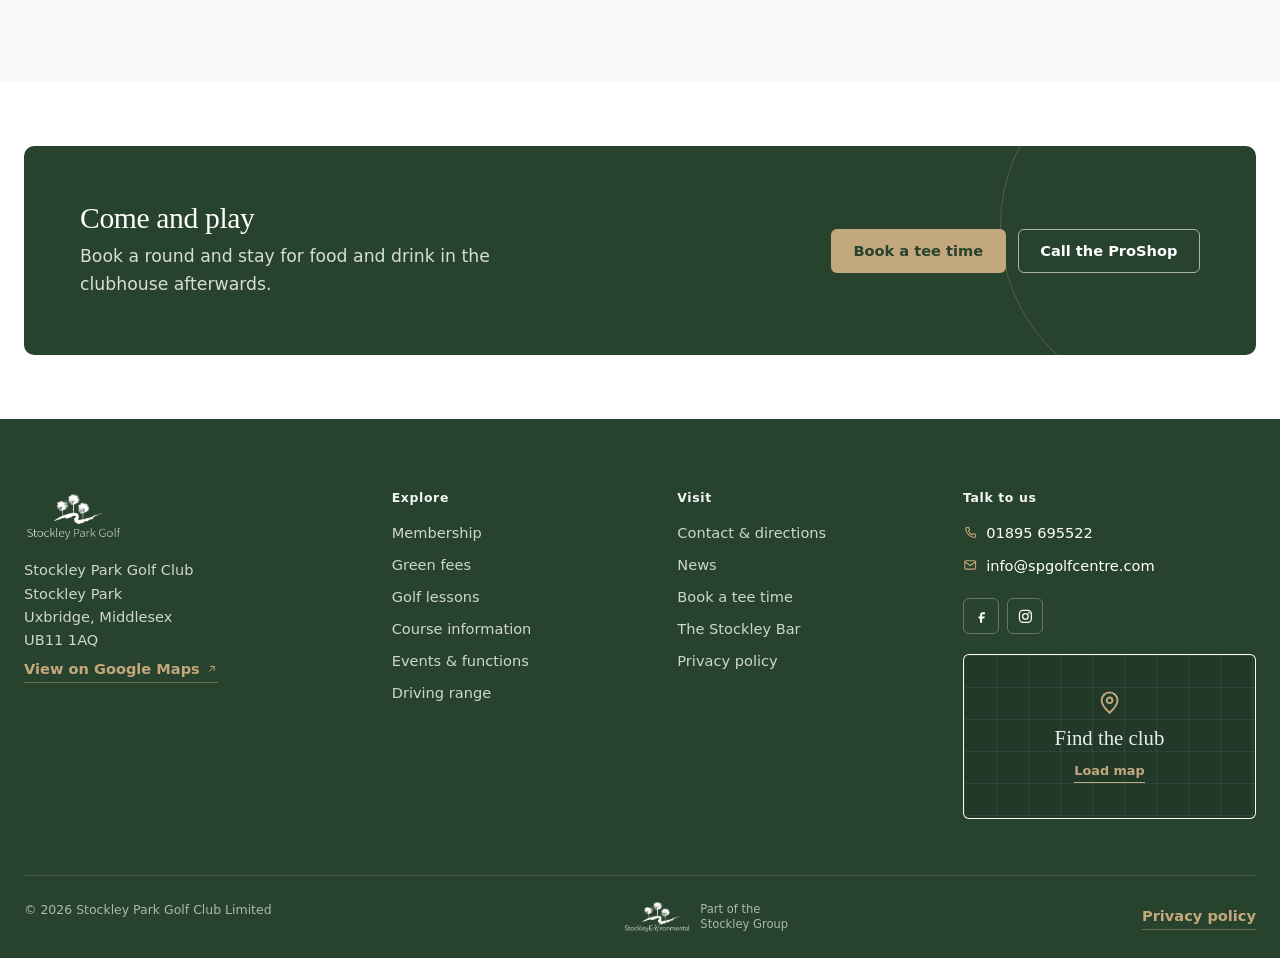
<file: post-curry-festival.html>
<!DOCTYPE html>
<html lang="en-GB">
<head>
<meta charset="utf-8">
<meta name="viewport" content="width=device-width, initial-scale=1">
<title>Golf Club Curry Festival | Stockley Park Golf</title>
<meta name="description" content="A club social evening of curry and golf at Stockley Park Golf Club in Uxbridge.">
<link rel="canonical" href="https://www.stockleyparkgolf.co.uk/post/golf-club-curry-festival">
<meta name="theme-color" content="#2a803d">
<meta property="og:type" content="website">
<meta property="og:title" content="Golf Club Curry Festival">
<meta property="og:description" content="A club social evening of curry and golf at Stockley Park.">
<meta property="og:image" content="assets/images/marquee-gala.jpg">
<link rel="icon" href="assets/images/icon-32.png" sizes="32x32" type="image/png">
<link rel="apple-touch-icon" href="assets/images/icon-180.png">
<link rel="stylesheet" href="css/styles.css">
<script defer src="js/main.js"></script>
</head>
<body>
<a class="skip-link" href="#main">Skip to main content</a>

<header class="site-header">
  <div class="wrap site-header__bar">
    <a class="brand" href="index.html">
      <img src="assets/images/stockley-park-golf-logo.png" alt="Stockley Park Golf" width="600" height="294" fetchpriority="high" decoding="async">
    </a>

    <button class="nav-trigger" type="button" aria-expanded="false" aria-controls="site-nav">
      <svg viewBox="0 0 24 24" fill="none" stroke="currentColor" stroke-width="1.8" aria-hidden="true"><path d="M3 6h18M3 12h18M3 18h18" stroke-linecap="round"/></svg>
      Menu
    </button>

    <nav class="site-nav" id="site-nav" aria-label="Main">
      <button class="nav-close" type="button" aria-label="Close menu">
        <svg viewBox="0 0 24 24" fill="none" stroke="currentColor" stroke-width="1.8" aria-hidden="true"><path d="M6 6l12 12M18 6L6 18" stroke-linecap="round"/></svg>
      </button>

      <ul class="nav-list">
        <li><a class="nav-link" href="index.html">Home</a></li>
        <li class="nav-item nav-item--has-menu" data-open="false">
          <button class="nav-toggle" type="button" aria-expanded="false">
            Golf
            <svg viewBox="0 0 24 24" fill="none" stroke="currentColor" stroke-width="2" aria-hidden="true"><path d="M6 9l6 6 6-6" stroke-linecap="round" stroke-linejoin="round"/></svg>
          </button>
          <ul class="nav-menu">
            <li><a href="membership.html">Membership</a></li>
            <li><a href="green-fees.html">Green fees</a></li>
            <li><a href="golf-lessons.html">Golf lessons</a></li>
            <li><a href="index.html#course">Course information</a></li>
            <li><a href="https://spgolfcentre.uk/" target="_blank" rel="noopener noreferrer">Golf days<span class="nav-menu__note">Opens spgolfcentre.uk</span></a></li>
            <li><a href="https://spgolfcentre.uk/safe-guarding" target="_blank" rel="noopener noreferrer">Safeguarding<span class="nav-menu__note">Opens spgolfcentre.uk</span></a></li>
            <li><a href="https://spgolfcentre.uk/club-policies" target="_blank" rel="noopener noreferrer">Club policies<span class="nav-menu__note">Opens spgolfcentre.uk</span></a></li>
          </ul>
        </li>
        <li><a class="nav-link" href="index.html#practice">Driving range</a></li>
        <li><a class="nav-link" href="https://spgolfcentre.uk/" target="_blank" rel="noopener noreferrer">The Stockley Bar</a></li>
        <li><a class="nav-link" href="events-functions.html">Events &amp; functions</a></li>
        <li><a class="nav-link" href="news.html" aria-current="page">News</a></li>
        <li><a class="nav-link" href="contact.html">Contact</a></li>
      </ul>

      <div class="header-actions">
        <a class="header-tel" href="tel:+441895695522">
          <svg viewBox="0 0 24 24" fill="none" stroke="currentColor" stroke-width="1.7" aria-hidden="true"><path d="M6.5 3h3l1.5 4-2 1.5a12 12 0 006.5 6.5l1.5-2 4 1.5v3a2 2 0 01-2.2 2A17 17 0 014.5 5.2 2 2 0 016.5 3z" stroke-linecap="round" stroke-linejoin="round"/></svg>
          <span class="header-tel__label">01895 695522</span>
        </a>
        <a class="btn btn--accent" href="https://spgolfcentre.uk/" target="_blank" rel="noopener noreferrer">Book a tee time</a>
      </div>
    </nav>
  </div>
</header>

<button class="nav-scrim" type="button" aria-label="Close menu" tabindex="-1" data-open="false"></button>

<main id="main">
  <section class="page-hero" aria-labelledby="page-title">
    <div class="wrap">
      <ol class="breadcrumb">
        <li><a href="index.html">Home</a></li>
        <li><a href="news.html">News</a></li>
        <li>Curry festival</li>
      </ol>
      <h1 id="page-title">Golf Club Curry Festival</h1>
      <p><time datetime="2022-07-04">4 July 2022</time> &middot; 0 min read</p>
    </div>
  </section>

  <section class="section">
    <div class="wrap split">
      <div class="split__body prose">
        <p>The club hosted a curry festival for members and guests, with food served in the clubhouse after golf.</p>
        <p>Details of the next club social will be posted here and on our social channels.</p>
        <div class="btn-row mt-2">
          <a class="btn" href="news.html">Back to news</a>
          <a class="btn btn--outline" href="https://www.facebook.com/stockleyparkgolfcourse" target="_blank" rel="noopener noreferrer">Follow on Facebook</a>
        </div>
      </div>
      <div class="split__media">
        <img src="assets/images/marquee-gala.jpg" alt="A dressed dining room with chandeliers inside the marquee at Stockley Park" width="1100" height="734" loading="lazy" decoding="async">
      </div>
    </div>
  </section>

  <section class="section section--alt" aria-labelledby="more-title">
    <div class="wrap">
      <div class="section-head section-head--split">
        <div>
          <h2 id="more-title">More news</h2>
        </div>
        <a class="link-arrow" href="news.html">All news
          <svg viewBox="0 0 24 24" fill="none" stroke="currentColor" stroke-width="2" aria-hidden="true"><path d="M5 12h14M13 6l6 6-6 6" stroke-linecap="round" stroke-linejoin="round"/></svg>
        </a>
      </div>
      <div class="news-grid">
        <a class="news-item" href="post-driving-range.html">
          <img src="assets/images/driving-range-trackman.jpg" alt="A golfer using a TrackMan screen at a BigShots range bay" width="1024" height="644" loading="lazy" decoding="async">
          <p class="news-meta"><time datetime="2023-07-27">27 July 2023</time></p>
          <h3>The newly refurbished driving range is back open</h3>
        </a>
        <a class="news-item" href="post-curry-festival.html">
          <img src="assets/images/marquee-gala.jpg" alt="A dressed dining room inside the marquee" width="1100" height="734" loading="lazy" decoding="async">
          <p class="news-meta"><time datetime="2022-07-04">4 July 2022</time></p>
          <h3>Golf Club Curry Festival</h3>
        </a>
      </div>
    </div>
  </section>

  <div class="wrap section section--tight">
    <section class="cta-band" aria-labelledby="cta-title">
      <div>
        <h2 id="cta-title">Come and play</h2>
        <p>Book a round and stay for food and drink in the clubhouse afterwards.</p>
      </div>
      <div class="btn-row">
        <a class="btn btn--accent" href="https://spgolfcentre.uk/" target="_blank" rel="noopener noreferrer">Book a tee time</a>
        <a class="btn btn--ghost" href="tel:+441895695522">Call the ProShop</a>
      </div>
    </section>
  </div>
</main>

<footer class="site-footer">
  <div class="wrap">
    <div class="footer-grid">
      <div class="footer-brand">
        <img src="assets/images/stockley-park-golf-logo.png" alt="Stockley Park Golf" width="600" height="294" loading="lazy" decoding="async">
        <p>Stockley Park Golf Club<br>Stockley Park<br>Uxbridge, Middlesex<br>UB11 1AQ</p>
        <p class="mt-2"><a class="link-arrow" href="https://goo.gl/maps/DQpcZaVWkv3JSQPa6" target="_blank" rel="noopener noreferrer">View on Google Maps
          <svg viewBox="0 0 24 24" fill="none" stroke="currentColor" stroke-width="2" aria-hidden="true"><path d="M7 17L17 7M9 7h8v8" stroke-linecap="round" stroke-linejoin="round"/></svg>
        </a></p>
      </div>

      <div class="footer-col">
        <h2>Explore</h2>
        <ul class="footer-links">
          <li><a href="membership.html">Membership</a></li>
          <li><a href="green-fees.html">Green fees</a></li>
          <li><a href="golf-lessons.html">Golf lessons</a></li>
          <li><a href="index.html#course">Course information</a></li>
          <li><a href="events-functions.html">Events &amp; functions</a></li>
          <li><a href="index.html#practice">Driving range</a></li>
        </ul>
      </div>

      <div class="footer-col">
        <h2>Visit</h2>
        <ul class="footer-links">
          <li><a href="contact.html">Contact &amp; directions</a></li>
          <li><a href="news.html">News</a></li>
          <li><a href="https://spgolfcentre.uk/" target="_blank" rel="noopener noreferrer">Book a tee time</a></li>
          <li><a href="https://spgolfcentre.uk/" target="_blank" rel="noopener noreferrer">The Stockley Bar</a></li>
          <li><a href="privacy-policy.html">Privacy policy</a></li>
        </ul>
      </div>

      <div class="footer-col footer-map-col">
        <h2>Talk to us</h2>
        <ul class="footer-contact">
          <li>
            <svg viewBox="0 0 24 24" fill="none" stroke="currentColor" stroke-width="1.8" aria-hidden="true"><path d="M6.5 3h3l1.5 4-2 1.5a12 12 0 006.5 6.5l1.5-2 4 1.5v3a2 2 0 01-2.2 2A17 17 0 014.5 5.2 2 2 0 016.5 3z" stroke-linecap="round" stroke-linejoin="round"/></svg>
            <a href="tel:+441895695522">01895 695522</a>
          </li>
          <li>
            <svg viewBox="0 0 24 24" fill="none" stroke="currentColor" stroke-width="1.8" aria-hidden="true"><rect x="3" y="5" width="18" height="14" rx="2"/><path d="M3.5 7l8.5 6 8.5-6" stroke-linejoin="round"/></svg>
            <a href="mailto:info@spgolfcentre.com?subject=Website%20enquiry">info@spgolfcentre.com</a>
          </li>
        </ul>
        <ul class="social">
          <li><a href="https://www.facebook.com/stockleyparkgolfcourse" target="_blank" rel="noopener noreferrer" aria-label="Stockley Park Golf on Facebook">
            <svg viewBox="0 0 24 24" fill="currentColor" aria-hidden="true"><path d="M14 9h3V6h-3c-2.2 0-4 1.8-4 4v2H8v3h2v6h3v-6h3l1-3h-4v-2c0-.6.4-1 1-1z"/></svg>
          </a></li>
          <li><a href="https://www.instagram.com/stockleyparkgolf" target="_blank" rel="noopener noreferrer" aria-label="Stockley Park Golf on Instagram">
            <svg viewBox="0 0 24 24" fill="none" stroke="currentColor" stroke-width="1.8" aria-hidden="true"><rect x="3.5" y="3.5" width="17" height="17" rx="5"/><circle cx="12" cy="12" r="4"/><circle cx="17" cy="7" r="1.2" fill="currentColor" stroke="none"/></svg>
          </a></li>
        </ul>

        <div class="map-embed footer-map">
          <button class="map-facade" type="button" data-map="https://www.google.com/maps?q=Stockley+Park+Golf+Club,+UB11+1AQ&output=embed" data-map-title="Map showing Stockley Park Golf Club">
            <svg class="map-facade__pin" viewBox="0 0 24 24" fill="none" stroke="currentColor" stroke-width="1.7" aria-hidden="true"><path d="M12 21s7-6.2 7-11a7 7 0 10-14 0c0 4.8 7 11 7 11z" stroke-linejoin="round"/><circle cx="12" cy="10" r="2.5"/></svg>
            <span class="map-facade__title">Find the club</span>
            <span class="map-facade__hint">Load map</span>
          </button>
        </div>
      </div>
    </div>

    <div class="footer-bottom">
      <p>&copy; <span data-year>2026</span> Stockley Park Golf Club Limited</p>
      <div class="footer-group">
        <img src="assets/images/stockley-group-se-logo-white.png" alt="Stockley Environmental" width="589" height="273" loading="lazy" decoding="async">
        <span>Part of the Stockley Group</span>
      </div>
      <p><a class="link-arrow" href="privacy-policy.html">Privacy policy</a></p>
    </div>
  </div>
</footer>
</body>
</html>
</file>
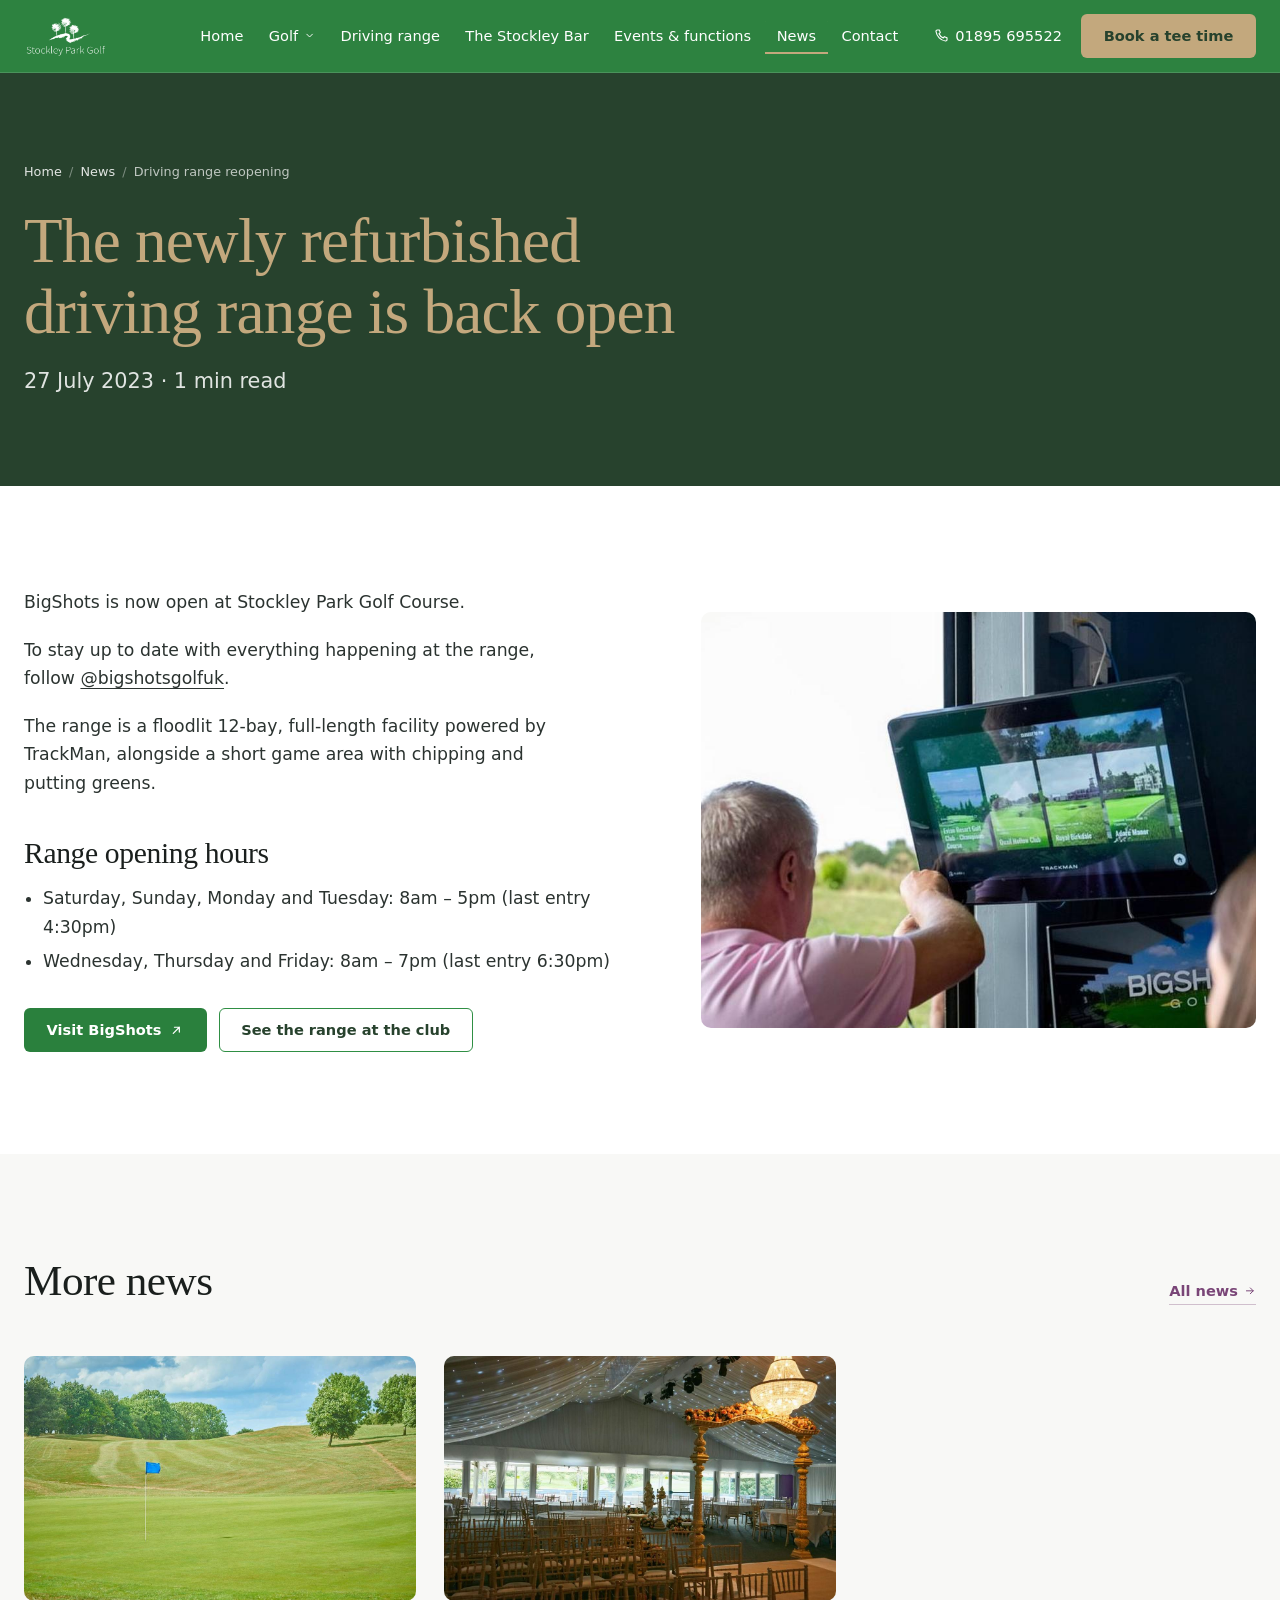
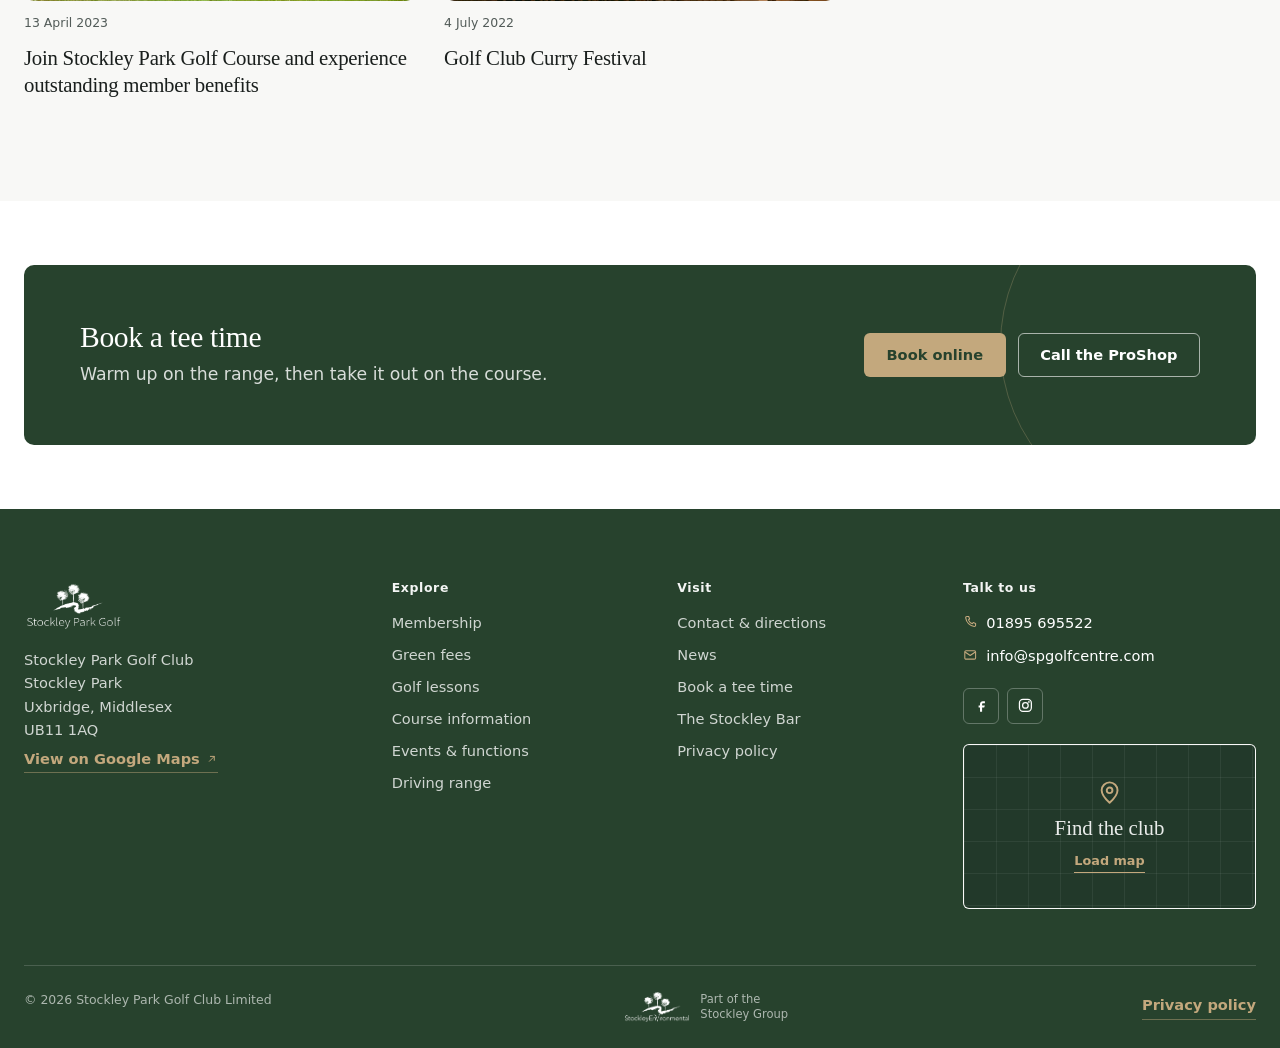
<file: post-driving-range.html>
<!DOCTYPE html>
<html lang="en-GB">
<head>
<meta charset="utf-8">
<meta name="viewport" content="width=device-width, initial-scale=1">
<title>The Newly Refurbished Driving Range Is Back Open | Stockley Park Golf</title>
<meta name="description" content="BigShots is now open at Stockley Park Golf Course, following the refurbishment of the driving range.">
<link rel="canonical" href="https://www.stockleyparkgolf.co.uk/post/the-newly-refurbished-driving-range-is-back-open">
<meta name="theme-color" content="#2a803d">
<meta property="og:type" content="article">
<meta property="og:title" content="The Newly Refurbished Driving Range Is Back Open">
<meta property="og:description" content="BigShots is now open at Stockley Park Golf Course.">
<meta property="og:image" content="assets/images/driving-range-trackman.jpg">
<link rel="icon" href="assets/images/icon-32.png" sizes="32x32" type="image/png">
<link rel="apple-touch-icon" href="assets/images/icon-180.png">
<link rel="stylesheet" href="css/styles.css">
<script defer src="js/main.js"></script>
</head>
<body>
<a class="skip-link" href="#main">Skip to main content</a>

<header class="site-header">
  <div class="wrap site-header__bar">
    <a class="brand" href="index.html">
      <img src="assets/images/stockley-park-golf-logo.png" alt="Stockley Park Golf" width="600" height="294" fetchpriority="high" decoding="async">
    </a>

    <button class="nav-trigger" type="button" aria-expanded="false" aria-controls="site-nav">
      <svg viewBox="0 0 24 24" fill="none" stroke="currentColor" stroke-width="1.8" aria-hidden="true"><path d="M3 6h18M3 12h18M3 18h18" stroke-linecap="round"/></svg>
      Menu
    </button>

    <nav class="site-nav" id="site-nav" aria-label="Main">
      <button class="nav-close" type="button" aria-label="Close menu">
        <svg viewBox="0 0 24 24" fill="none" stroke="currentColor" stroke-width="1.8" aria-hidden="true"><path d="M6 6l12 12M18 6L6 18" stroke-linecap="round"/></svg>
      </button>

      <ul class="nav-list">
        <li><a class="nav-link" href="index.html">Home</a></li>
        <li class="nav-item nav-item--has-menu" data-open="false">
          <button class="nav-toggle" type="button" aria-expanded="false">
            Golf
            <svg viewBox="0 0 24 24" fill="none" stroke="currentColor" stroke-width="2" aria-hidden="true"><path d="M6 9l6 6 6-6" stroke-linecap="round" stroke-linejoin="round"/></svg>
          </button>
          <ul class="nav-menu">
            <li><a href="membership.html">Membership</a></li>
            <li><a href="green-fees.html">Green fees</a></li>
            <li><a href="golf-lessons.html">Golf lessons</a></li>
            <li><a href="index.html#course">Course information</a></li>
            <li><a href="https://spgolfcentre.uk/" target="_blank" rel="noopener noreferrer">Golf days<span class="nav-menu__note">Opens spgolfcentre.uk</span></a></li>
            <li><a href="https://spgolfcentre.uk/safe-guarding" target="_blank" rel="noopener noreferrer">Safeguarding<span class="nav-menu__note">Opens spgolfcentre.uk</span></a></li>
            <li><a href="https://spgolfcentre.uk/club-policies" target="_blank" rel="noopener noreferrer">Club policies<span class="nav-menu__note">Opens spgolfcentre.uk</span></a></li>
          </ul>
        </li>
        <li><a class="nav-link" href="index.html#practice">Driving range</a></li>
        <li><a class="nav-link" href="https://spgolfcentre.uk/" target="_blank" rel="noopener noreferrer">The Stockley Bar</a></li>
        <li><a class="nav-link" href="events-functions.html">Events &amp; functions</a></li>
        <li><a class="nav-link" href="news.html" aria-current="page">News</a></li>
        <li><a class="nav-link" href="contact.html">Contact</a></li>
      </ul>

      <div class="header-actions">
        <a class="header-tel" href="tel:+441895695522">
          <svg viewBox="0 0 24 24" fill="none" stroke="currentColor" stroke-width="1.7" aria-hidden="true"><path d="M6.5 3h3l1.5 4-2 1.5a12 12 0 006.5 6.5l1.5-2 4 1.5v3a2 2 0 01-2.2 2A17 17 0 014.5 5.2 2 2 0 016.5 3z" stroke-linecap="round" stroke-linejoin="round"/></svg>
          <span class="header-tel__label">01895 695522</span>
        </a>
        <a class="btn btn--accent" href="https://spgolfcentre.uk/" target="_blank" rel="noopener noreferrer">Book a tee time</a>
      </div>
    </nav>
  </div>
</header>

<button class="nav-scrim" type="button" aria-label="Close menu" tabindex="-1" data-open="false"></button>

<main id="main">

  <section class="page-hero" aria-labelledby="page-title">
    <div class="wrap">
      <ol class="breadcrumb">
        <li><a href="index.html">Home</a></li>
        <li><a href="news.html">News</a></li>
        <li>Driving range reopening</li>
      </ol>
      <h1 id="page-title">The newly refurbished driving range is back open</h1>
      <p><time datetime="2023-07-27">27 July 2023</time> &middot; 1 min read</p>
    </div>
  </section>

  <section class="section">
    <div class="wrap split">
      <div class="split__body prose">
        <p>BigShots is now open at Stockley Park Golf Course.</p>
        <p>To stay up to date with everything happening at the range, follow <a href="https://www.instagram.com/bigshotsgolfuk/" target="_blank" rel="noopener noreferrer">@bigshotsgolfuk</a>.</p>
        <p>The range is a floodlit 12-bay, full-length facility powered by TrackMan, alongside a short game area with chipping and putting greens.</p>
        <h2>Range opening hours</h2>
        <ul>
          <li>Saturday, Sunday, Monday and Tuesday: 8am &ndash; 5pm (last entry 4:30pm)</li>
          <li>Wednesday, Thursday and Friday: 8am &ndash; 7pm (last entry 6:30pm)</li>
        </ul>
        <div class="btn-row mt-2">
          <a class="btn" href="https://bigshotsgolfuk.com/stockley-park/" target="_blank" rel="noopener noreferrer">
            Visit BigShots
            <svg viewBox="0 0 24 24" fill="none" stroke="currentColor" stroke-width="2" aria-hidden="true"><path d="M7 17L17 7M9 7h8v8" stroke-linecap="round" stroke-linejoin="round"/></svg>
          </a>
          <a class="btn btn--outline" href="index.html#practice">See the range at the club</a>
        </div>
      </div>
      <div class="split__media">
        <img src="assets/images/driving-range-trackman.jpg" alt="A golfer selecting a virtual course on a TrackMan screen at a BigShots range bay" width="1024" height="644" loading="lazy" decoding="async">
      </div>
    </div>
  </section>

  <section class="section section--alt" aria-labelledby="more-title">
    <div class="wrap">
      <div class="section-head section-head--split">
        <div>
          <h2 id="more-title">More news</h2>
        </div>
        <a class="link-arrow" href="news.html">All news
          <svg viewBox="0 0 24 24" fill="none" stroke="currentColor" stroke-width="2" aria-hidden="true"><path d="M5 12h14M13 6l6 6-6 6" stroke-linecap="round" stroke-linejoin="round"/></svg>
        </a>
      </div>
      <div class="news-grid">
        <a class="news-item" href="post-membership-offer.html">
          <img src="assets/images/course-putting-green.jpg" alt="The green and fairway at Stockley Park" width="1200" height="801" loading="lazy" decoding="async">
          <p class="news-meta"><time datetime="2023-04-13">13 April 2023</time></p>
          <h3>Join Stockley Park Golf Course and experience outstanding member benefits</h3>
        </a>
        <a class="news-item" href="post-curry-festival.html">
          <img src="assets/images/marquee-gala.jpg" alt="A dressed dining room inside the marquee" width="1100" height="734" loading="lazy" decoding="async">
          <p class="news-meta"><time datetime="2022-07-04">4 July 2022</time></p>
          <h3>Golf Club Curry Festival</h3>
        </a>
      </div>
    </div>
  </section>

  <div class="wrap section section--tight">
    <section class="cta-band" aria-labelledby="cta-title">
      <div>
        <h2 id="cta-title">Book a tee time</h2>
        <p>Warm up on the range, then take it out on the course.</p>
      </div>
      <div class="btn-row">
        <a class="btn btn--accent" href="https://spgolfcentre.uk/" target="_blank" rel="noopener noreferrer">Book online</a>
        <a class="btn btn--ghost" href="tel:+441895695522">Call the ProShop</a>
      </div>
    </section>
  </div>

</main>

<footer class="site-footer">
  <div class="wrap">
    <div class="footer-grid">
      <div class="footer-brand">
        <img src="assets/images/stockley-park-golf-logo.png" alt="Stockley Park Golf" width="600" height="294" loading="lazy" decoding="async">
        <p>Stockley Park Golf Club<br>Stockley Park<br>Uxbridge, Middlesex<br>UB11 1AQ</p>
        <p class="mt-2"><a class="link-arrow" href="https://goo.gl/maps/DQpcZaVWkv3JSQPa6" target="_blank" rel="noopener noreferrer">View on Google Maps
          <svg viewBox="0 0 24 24" fill="none" stroke="currentColor" stroke-width="2" aria-hidden="true"><path d="M7 17L17 7M9 7h8v8" stroke-linecap="round" stroke-linejoin="round"/></svg>
        </a></p>
      </div>

      <div class="footer-col">
        <h2>Explore</h2>
        <ul class="footer-links">
          <li><a href="membership.html">Membership</a></li>
          <li><a href="green-fees.html">Green fees</a></li>
          <li><a href="golf-lessons.html">Golf lessons</a></li>
          <li><a href="index.html#course">Course information</a></li>
          <li><a href="events-functions.html">Events &amp; functions</a></li>
          <li><a href="index.html#practice">Driving range</a></li>
        </ul>
      </div>

      <div class="footer-col">
        <h2>Visit</h2>
        <ul class="footer-links">
          <li><a href="contact.html">Contact &amp; directions</a></li>
          <li><a href="news.html">News</a></li>
          <li><a href="https://spgolfcentre.uk/" target="_blank" rel="noopener noreferrer">Book a tee time</a></li>
          <li><a href="https://spgolfcentre.uk/" target="_blank" rel="noopener noreferrer">The Stockley Bar</a></li>
          <li><a href="privacy-policy.html">Privacy policy</a></li>
        </ul>
      </div>

      <div class="footer-col footer-map-col">
        <h2>Talk to us</h2>
        <ul class="footer-contact">
          <li>
            <svg viewBox="0 0 24 24" fill="none" stroke="currentColor" stroke-width="1.8" aria-hidden="true"><path d="M6.5 3h3l1.5 4-2 1.5a12 12 0 006.5 6.5l1.5-2 4 1.5v3a2 2 0 01-2.2 2A17 17 0 014.5 5.2 2 2 0 016.5 3z" stroke-linecap="round" stroke-linejoin="round"/></svg>
            <a href="tel:+441895695522">01895 695522</a>
          </li>
          <li>
            <svg viewBox="0 0 24 24" fill="none" stroke="currentColor" stroke-width="1.8" aria-hidden="true"><rect x="3" y="5" width="18" height="14" rx="2"/><path d="M3.5 7l8.5 6 8.5-6" stroke-linejoin="round"/></svg>
            <a href="mailto:info@spgolfcentre.com?subject=Website%20enquiry">info@spgolfcentre.com</a>
          </li>
        </ul>
        <ul class="social">
          <li><a href="https://www.facebook.com/stockleyparkgolfcourse" target="_blank" rel="noopener noreferrer" aria-label="Stockley Park Golf on Facebook">
            <svg viewBox="0 0 24 24" fill="currentColor" aria-hidden="true"><path d="M14 9h3V6h-3c-2.2 0-4 1.8-4 4v2H8v3h2v6h3v-6h3l1-3h-4v-2c0-.6.4-1 1-1z"/></svg>
          </a></li>
          <li><a href="https://www.instagram.com/stockleyparkgolf" target="_blank" rel="noopener noreferrer" aria-label="Stockley Park Golf on Instagram">
            <svg viewBox="0 0 24 24" fill="none" stroke="currentColor" stroke-width="1.8" aria-hidden="true"><rect x="3.5" y="3.5" width="17" height="17" rx="5"/><circle cx="12" cy="12" r="4"/><circle cx="17" cy="7" r="1.2" fill="currentColor" stroke="none"/></svg>
          </a></li>
        </ul>

        <div class="map-embed footer-map">
          <button class="map-facade" type="button" data-map="https://www.google.com/maps?q=Stockley+Park+Golf+Club,+UB11+1AQ&output=embed" data-map-title="Map showing Stockley Park Golf Club">
            <svg class="map-facade__pin" viewBox="0 0 24 24" fill="none" stroke="currentColor" stroke-width="1.7" aria-hidden="true"><path d="M12 21s7-6.2 7-11a7 7 0 10-14 0c0 4.8 7 11 7 11z" stroke-linejoin="round"/><circle cx="12" cy="10" r="2.5"/></svg>
            <span class="map-facade__title">Find the club</span>
            <span class="map-facade__hint">Load map</span>
          </button>
        </div>
      </div>
    </div>

    <div class="footer-bottom">
      <p>&copy; <span data-year>2026</span> Stockley Park Golf Club Limited</p>
      <div class="footer-group">
        <img src="assets/images/stockley-group-se-logo-white.png" alt="Stockley Environmental" width="589" height="273" loading="lazy" decoding="async">
        <span>Part of the Stockley Group</span>
      </div>
      <p><a class="link-arrow" href="privacy-policy.html">Privacy policy</a></p>
    </div>
  </div>
</footer>
</body>
</html>
</file>
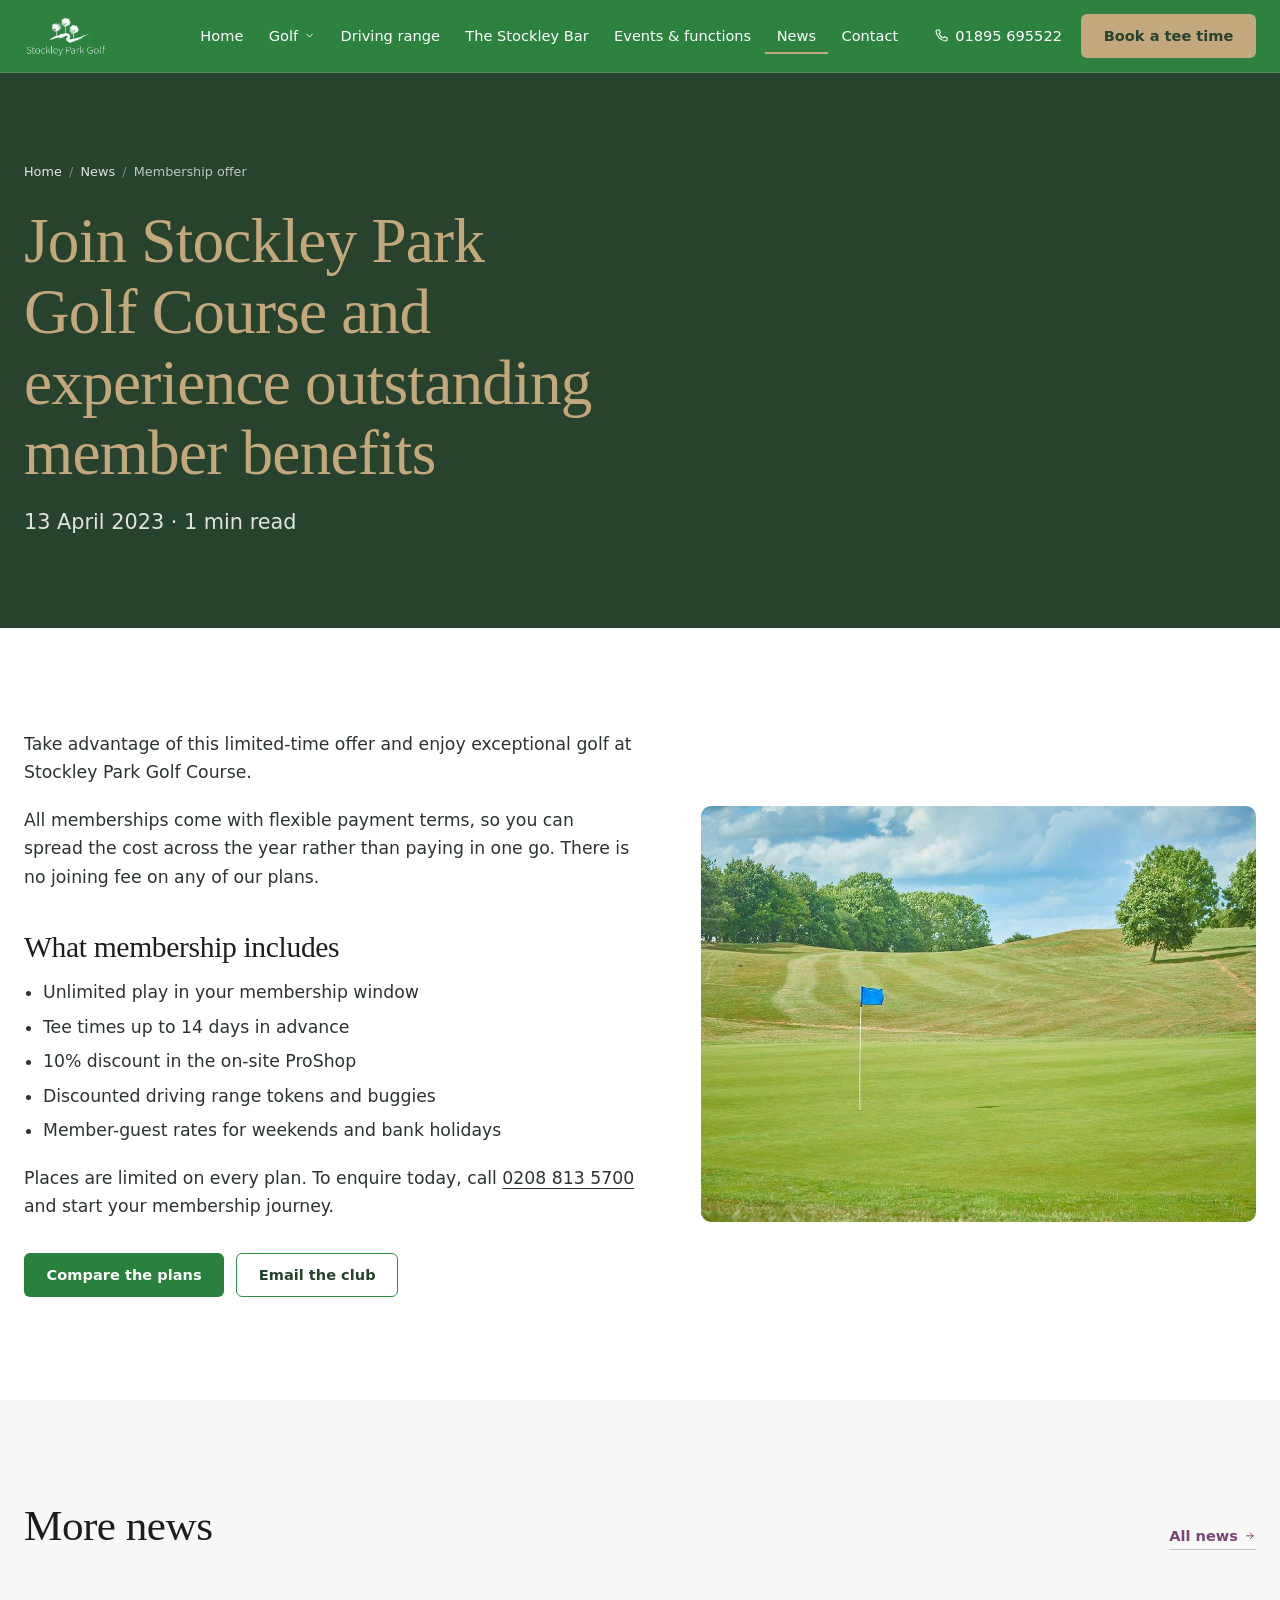
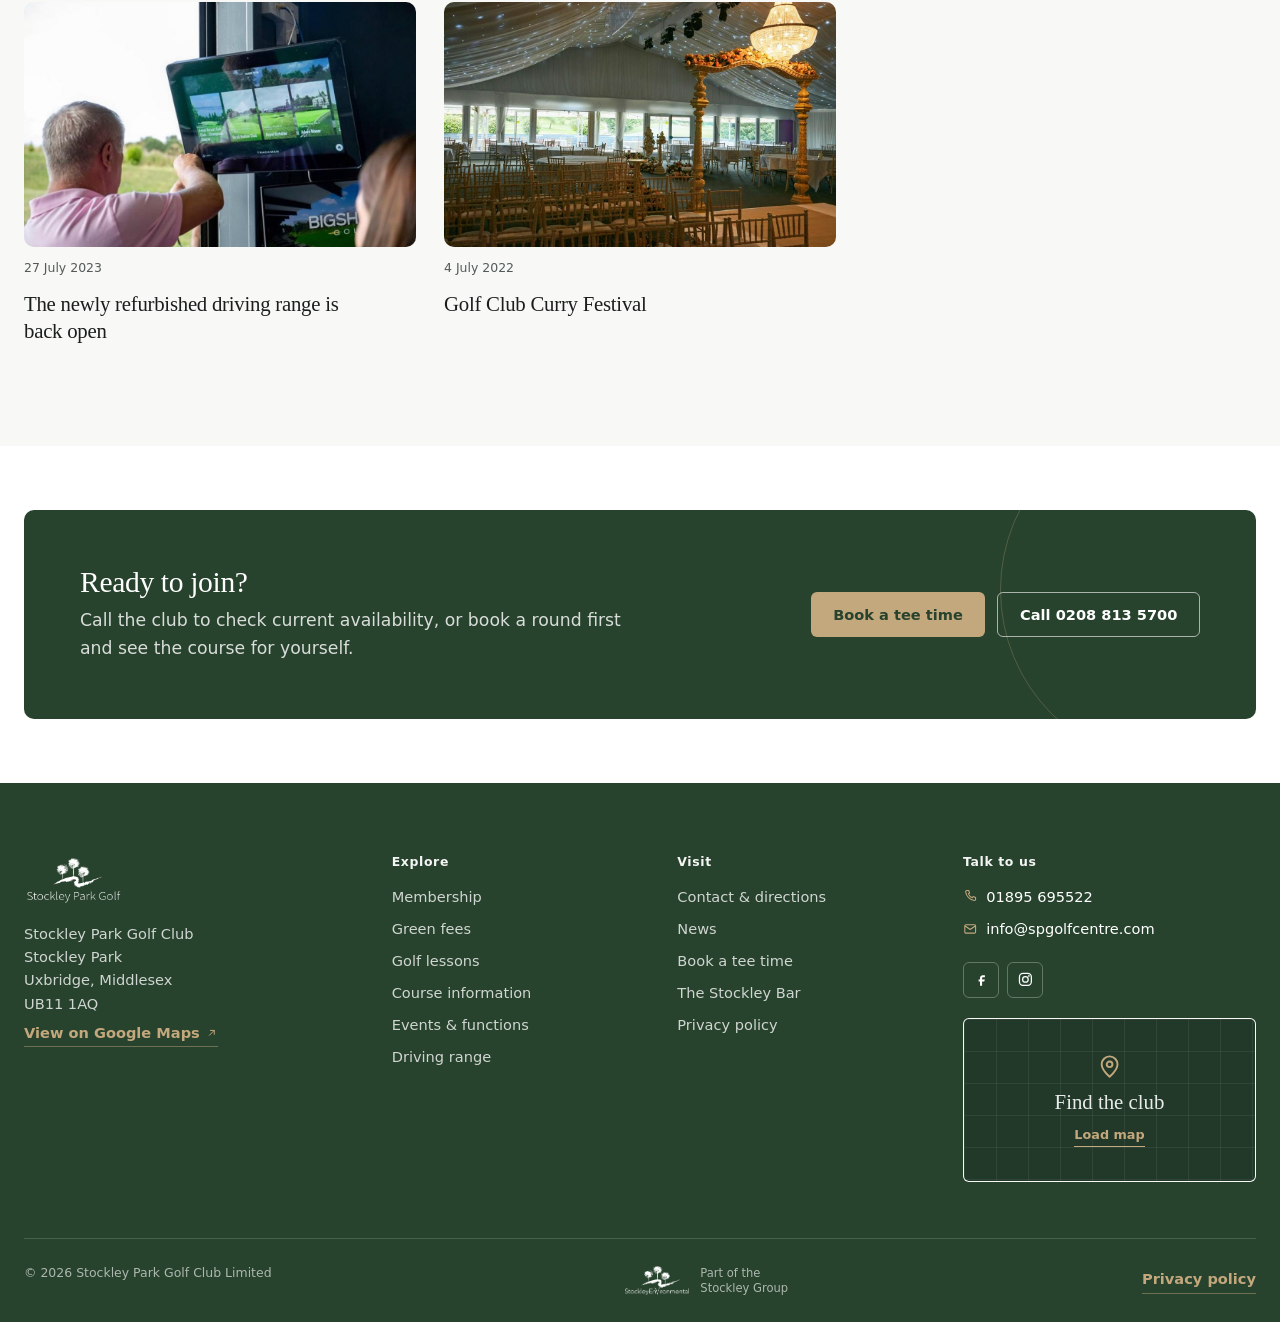
<file: post-membership-offer.html>
<!DOCTYPE html>
<html lang="en-GB">
<head>
<meta charset="utf-8">
<meta name="viewport" content="width=device-width, initial-scale=1">
<title>Join Stockley Park Golf Course | Member Benefits</title>
<meta name="description" content="All Stockley Park memberships come with flexible payment terms, no joining fee, 10% ProShop discount and tee times 14 days ahead.">
<link rel="canonical" href="https://www.stockleyparkgolf.co.uk/post/join-stockley-park-golf-course-and-experience-golf-club-membership-with-outstanding-member-benefits">
<meta name="theme-color" content="#2a803d">
<meta property="og:type" content="website">
<meta property="og:title" content="Join Stockley Park Golf Course and experience outstanding member benefits">
<meta property="og:description" content="Limited-time membership offer with flexible payment terms.">
<meta property="og:image" content="assets/images/course-putting-green.jpg">
<link rel="icon" href="assets/images/icon-32.png" sizes="32x32" type="image/png">
<link rel="apple-touch-icon" href="assets/images/icon-180.png">
<link rel="stylesheet" href="css/styles.css">
<script defer src="js/main.js"></script>
</head>
<body>
<a class="skip-link" href="#main">Skip to main content</a>

<header class="site-header">
  <div class="wrap site-header__bar">
    <a class="brand" href="index.html">
      <img src="assets/images/stockley-park-golf-logo.png" alt="Stockley Park Golf" width="600" height="294" fetchpriority="high" decoding="async">
    </a>

    <button class="nav-trigger" type="button" aria-expanded="false" aria-controls="site-nav">
      <svg viewBox="0 0 24 24" fill="none" stroke="currentColor" stroke-width="1.8" aria-hidden="true"><path d="M3 6h18M3 12h18M3 18h18" stroke-linecap="round"/></svg>
      Menu
    </button>

    <nav class="site-nav" id="site-nav" aria-label="Main">
      <button class="nav-close" type="button" aria-label="Close menu">
        <svg viewBox="0 0 24 24" fill="none" stroke="currentColor" stroke-width="1.8" aria-hidden="true"><path d="M6 6l12 12M18 6L6 18" stroke-linecap="round"/></svg>
      </button>

      <ul class="nav-list">
        <li><a class="nav-link" href="index.html">Home</a></li>
        <li class="nav-item nav-item--has-menu" data-open="false">
          <button class="nav-toggle" type="button" aria-expanded="false">
            Golf
            <svg viewBox="0 0 24 24" fill="none" stroke="currentColor" stroke-width="2" aria-hidden="true"><path d="M6 9l6 6 6-6" stroke-linecap="round" stroke-linejoin="round"/></svg>
          </button>
          <ul class="nav-menu">
            <li><a href="membership.html">Membership</a></li>
            <li><a href="green-fees.html">Green fees</a></li>
            <li><a href="golf-lessons.html">Golf lessons</a></li>
            <li><a href="index.html#course">Course information</a></li>
            <li><a href="https://spgolfcentre.uk/" target="_blank" rel="noopener noreferrer">Golf days<span class="nav-menu__note">Opens spgolfcentre.uk</span></a></li>
            <li><a href="https://spgolfcentre.uk/safe-guarding" target="_blank" rel="noopener noreferrer">Safeguarding<span class="nav-menu__note">Opens spgolfcentre.uk</span></a></li>
            <li><a href="https://spgolfcentre.uk/club-policies" target="_blank" rel="noopener noreferrer">Club policies<span class="nav-menu__note">Opens spgolfcentre.uk</span></a></li>
          </ul>
        </li>
        <li><a class="nav-link" href="index.html#practice">Driving range</a></li>
        <li><a class="nav-link" href="https://spgolfcentre.uk/" target="_blank" rel="noopener noreferrer">The Stockley Bar</a></li>
        <li><a class="nav-link" href="events-functions.html">Events &amp; functions</a></li>
        <li><a class="nav-link" href="news.html" aria-current="page">News</a></li>
        <li><a class="nav-link" href="contact.html">Contact</a></li>
      </ul>

      <div class="header-actions">
        <a class="header-tel" href="tel:+441895695522">
          <svg viewBox="0 0 24 24" fill="none" stroke="currentColor" stroke-width="1.7" aria-hidden="true"><path d="M6.5 3h3l1.5 4-2 1.5a12 12 0 006.5 6.5l1.5-2 4 1.5v3a2 2 0 01-2.2 2A17 17 0 014.5 5.2 2 2 0 016.5 3z" stroke-linecap="round" stroke-linejoin="round"/></svg>
          <span class="header-tel__label">01895 695522</span>
        </a>
        <a class="btn btn--accent" href="https://spgolfcentre.uk/" target="_blank" rel="noopener noreferrer">Book a tee time</a>
      </div>
    </nav>
  </div>
</header>

<button class="nav-scrim" type="button" aria-label="Close menu" tabindex="-1" data-open="false"></button>

<main id="main">
  <section class="page-hero" aria-labelledby="page-title">
    <div class="wrap">
      <ol class="breadcrumb">
        <li><a href="index.html">Home</a></li>
        <li><a href="news.html">News</a></li>
        <li>Membership offer</li>
      </ol>
      <h1 id="page-title">Join Stockley Park Golf Course and experience outstanding member benefits</h1>
      <p><time datetime="2023-04-13">13 April 2023</time> &middot; 1 min read</p>
    </div>
  </section>

  <section class="section">
    <div class="wrap split">
      <div class="split__body prose">
        <p>Take advantage of this limited-time offer and enjoy exceptional golf at Stockley Park Golf Course.</p>
        <p>All memberships come with flexible payment terms, so you can spread the cost across the year rather than paying in one go. There is no joining fee on any of our plans.</p>
        <h2>What membership includes</h2>
        <ul>
          <li>Unlimited play in your membership window</li>
          <li>Tee times up to 14 days in advance</li>
          <li>10% discount in the on-site ProShop</li>
          <li>Discounted driving range tokens and buggies</li>
          <li>Member-guest rates for weekends and bank holidays</li>
        </ul>
        <p>Places are limited on every plan. To enquire today, call <a href="tel:+442088135700">0208 813 5700</a> and start your membership journey.</p>
        <div class="btn-row mt-2">
          <a class="btn" href="membership.html">Compare the plans</a>
          <a class="btn btn--outline" href="mailto:info@spgolfcentre.com?subject=Membership%20enquiry">Email the club</a>
        </div>
      </div>
      <div class="split__media">
        <img src="assets/images/course-putting-green.jpg" alt="A green and fairway at Stockley Park under a blue sky" width="1200" height="801" loading="lazy" decoding="async">
      </div>
    </div>
  </section>

  <section class="section section--alt" aria-labelledby="more-title">
    <div class="wrap">
      <div class="section-head section-head--split">
        <div>
          <h2 id="more-title">More news</h2>
        </div>
        <a class="link-arrow" href="news.html">All news
          <svg viewBox="0 0 24 24" fill="none" stroke="currentColor" stroke-width="2" aria-hidden="true"><path d="M5 12h14M13 6l6 6-6 6" stroke-linecap="round" stroke-linejoin="round"/></svg>
        </a>
      </div>
      <div class="news-grid">
        <a class="news-item" href="post-driving-range.html">
          <img src="assets/images/driving-range-trackman.jpg" alt="A golfer using a TrackMan screen at a BigShots range bay" width="1024" height="644" loading="lazy" decoding="async">
          <p class="news-meta"><time datetime="2023-07-27">27 July 2023</time></p>
          <h3>The newly refurbished driving range is back open</h3>
        </a>
        <a class="news-item" href="post-curry-festival.html">
          <img src="assets/images/marquee-gala.jpg" alt="A dressed dining room inside the marquee" width="1100" height="734" loading="lazy" decoding="async">
          <p class="news-meta"><time datetime="2022-07-04">4 July 2022</time></p>
          <h3>Golf Club Curry Festival</h3>
        </a>
      </div>
    </div>
  </section>

  <div class="wrap section section--tight">
    <section class="cta-band" aria-labelledby="cta-title">
      <div>
        <h2 id="cta-title">Ready to join?</h2>
        <p>Call the club to check current availability, or book a round first and see the course for yourself.</p>
      </div>
      <div class="btn-row">
        <a class="btn btn--accent" href="https://spgolfcentre.uk/" target="_blank" rel="noopener noreferrer">Book a tee time</a>
        <a class="btn btn--ghost" href="tel:+442088135700">Call 0208 813 5700</a>
      </div>
    </section>
  </div>
</main>

<footer class="site-footer">
  <div class="wrap">
    <div class="footer-grid">
      <div class="footer-brand">
        <img src="assets/images/stockley-park-golf-logo.png" alt="Stockley Park Golf" width="600" height="294" loading="lazy" decoding="async">
        <p>Stockley Park Golf Club<br>Stockley Park<br>Uxbridge, Middlesex<br>UB11 1AQ</p>
        <p class="mt-2"><a class="link-arrow" href="https://goo.gl/maps/DQpcZaVWkv3JSQPa6" target="_blank" rel="noopener noreferrer">View on Google Maps
          <svg viewBox="0 0 24 24" fill="none" stroke="currentColor" stroke-width="2" aria-hidden="true"><path d="M7 17L17 7M9 7h8v8" stroke-linecap="round" stroke-linejoin="round"/></svg>
        </a></p>
      </div>

      <div class="footer-col">
        <h2>Explore</h2>
        <ul class="footer-links">
          <li><a href="membership.html">Membership</a></li>
          <li><a href="green-fees.html">Green fees</a></li>
          <li><a href="golf-lessons.html">Golf lessons</a></li>
          <li><a href="index.html#course">Course information</a></li>
          <li><a href="events-functions.html">Events &amp; functions</a></li>
          <li><a href="index.html#practice">Driving range</a></li>
        </ul>
      </div>

      <div class="footer-col">
        <h2>Visit</h2>
        <ul class="footer-links">
          <li><a href="contact.html">Contact &amp; directions</a></li>
          <li><a href="news.html">News</a></li>
          <li><a href="https://spgolfcentre.uk/" target="_blank" rel="noopener noreferrer">Book a tee time</a></li>
          <li><a href="https://spgolfcentre.uk/" target="_blank" rel="noopener noreferrer">The Stockley Bar</a></li>
          <li><a href="privacy-policy.html">Privacy policy</a></li>
        </ul>
      </div>

      <div class="footer-col footer-map-col">
        <h2>Talk to us</h2>
        <ul class="footer-contact">
          <li>
            <svg viewBox="0 0 24 24" fill="none" stroke="currentColor" stroke-width="1.8" aria-hidden="true"><path d="M6.5 3h3l1.5 4-2 1.5a12 12 0 006.5 6.5l1.5-2 4 1.5v3a2 2 0 01-2.2 2A17 17 0 014.5 5.2 2 2 0 016.5 3z" stroke-linecap="round" stroke-linejoin="round"/></svg>
            <a href="tel:+441895695522">01895 695522</a>
          </li>
          <li>
            <svg viewBox="0 0 24 24" fill="none" stroke="currentColor" stroke-width="1.8" aria-hidden="true"><rect x="3" y="5" width="18" height="14" rx="2"/><path d="M3.5 7l8.5 6 8.5-6" stroke-linejoin="round"/></svg>
            <a href="mailto:info@spgolfcentre.com?subject=Website%20enquiry">info@spgolfcentre.com</a>
          </li>
        </ul>
        <ul class="social">
          <li><a href="https://www.facebook.com/stockleyparkgolfcourse" target="_blank" rel="noopener noreferrer" aria-label="Stockley Park Golf on Facebook">
            <svg viewBox="0 0 24 24" fill="currentColor" aria-hidden="true"><path d="M14 9h3V6h-3c-2.2 0-4 1.8-4 4v2H8v3h2v6h3v-6h3l1-3h-4v-2c0-.6.4-1 1-1z"/></svg>
          </a></li>
          <li><a href="https://www.instagram.com/stockleyparkgolf" target="_blank" rel="noopener noreferrer" aria-label="Stockley Park Golf on Instagram">
            <svg viewBox="0 0 24 24" fill="none" stroke="currentColor" stroke-width="1.8" aria-hidden="true"><rect x="3.5" y="3.5" width="17" height="17" rx="5"/><circle cx="12" cy="12" r="4"/><circle cx="17" cy="7" r="1.2" fill="currentColor" stroke="none"/></svg>
          </a></li>
        </ul>

        <div class="map-embed footer-map">
          <button class="map-facade" type="button" data-map="https://www.google.com/maps?q=Stockley+Park+Golf+Club,+UB11+1AQ&output=embed" data-map-title="Map showing Stockley Park Golf Club">
            <svg class="map-facade__pin" viewBox="0 0 24 24" fill="none" stroke="currentColor" stroke-width="1.7" aria-hidden="true"><path d="M12 21s7-6.2 7-11a7 7 0 10-14 0c0 4.8 7 11 7 11z" stroke-linejoin="round"/><circle cx="12" cy="10" r="2.5"/></svg>
            <span class="map-facade__title">Find the club</span>
            <span class="map-facade__hint">Load map</span>
          </button>
        </div>
      </div>
    </div>

    <div class="footer-bottom">
      <p>&copy; <span data-year>2026</span> Stockley Park Golf Club Limited</p>
      <div class="footer-group">
        <img src="assets/images/stockley-group-se-logo-white.png" alt="Stockley Environmental" width="589" height="273" loading="lazy" decoding="async">
        <span>Part of the Stockley Group</span>
      </div>
      <p><a class="link-arrow" href="privacy-policy.html">Privacy policy</a></p>
    </div>
  </div>
</footer>
</body>
</html>
</file>
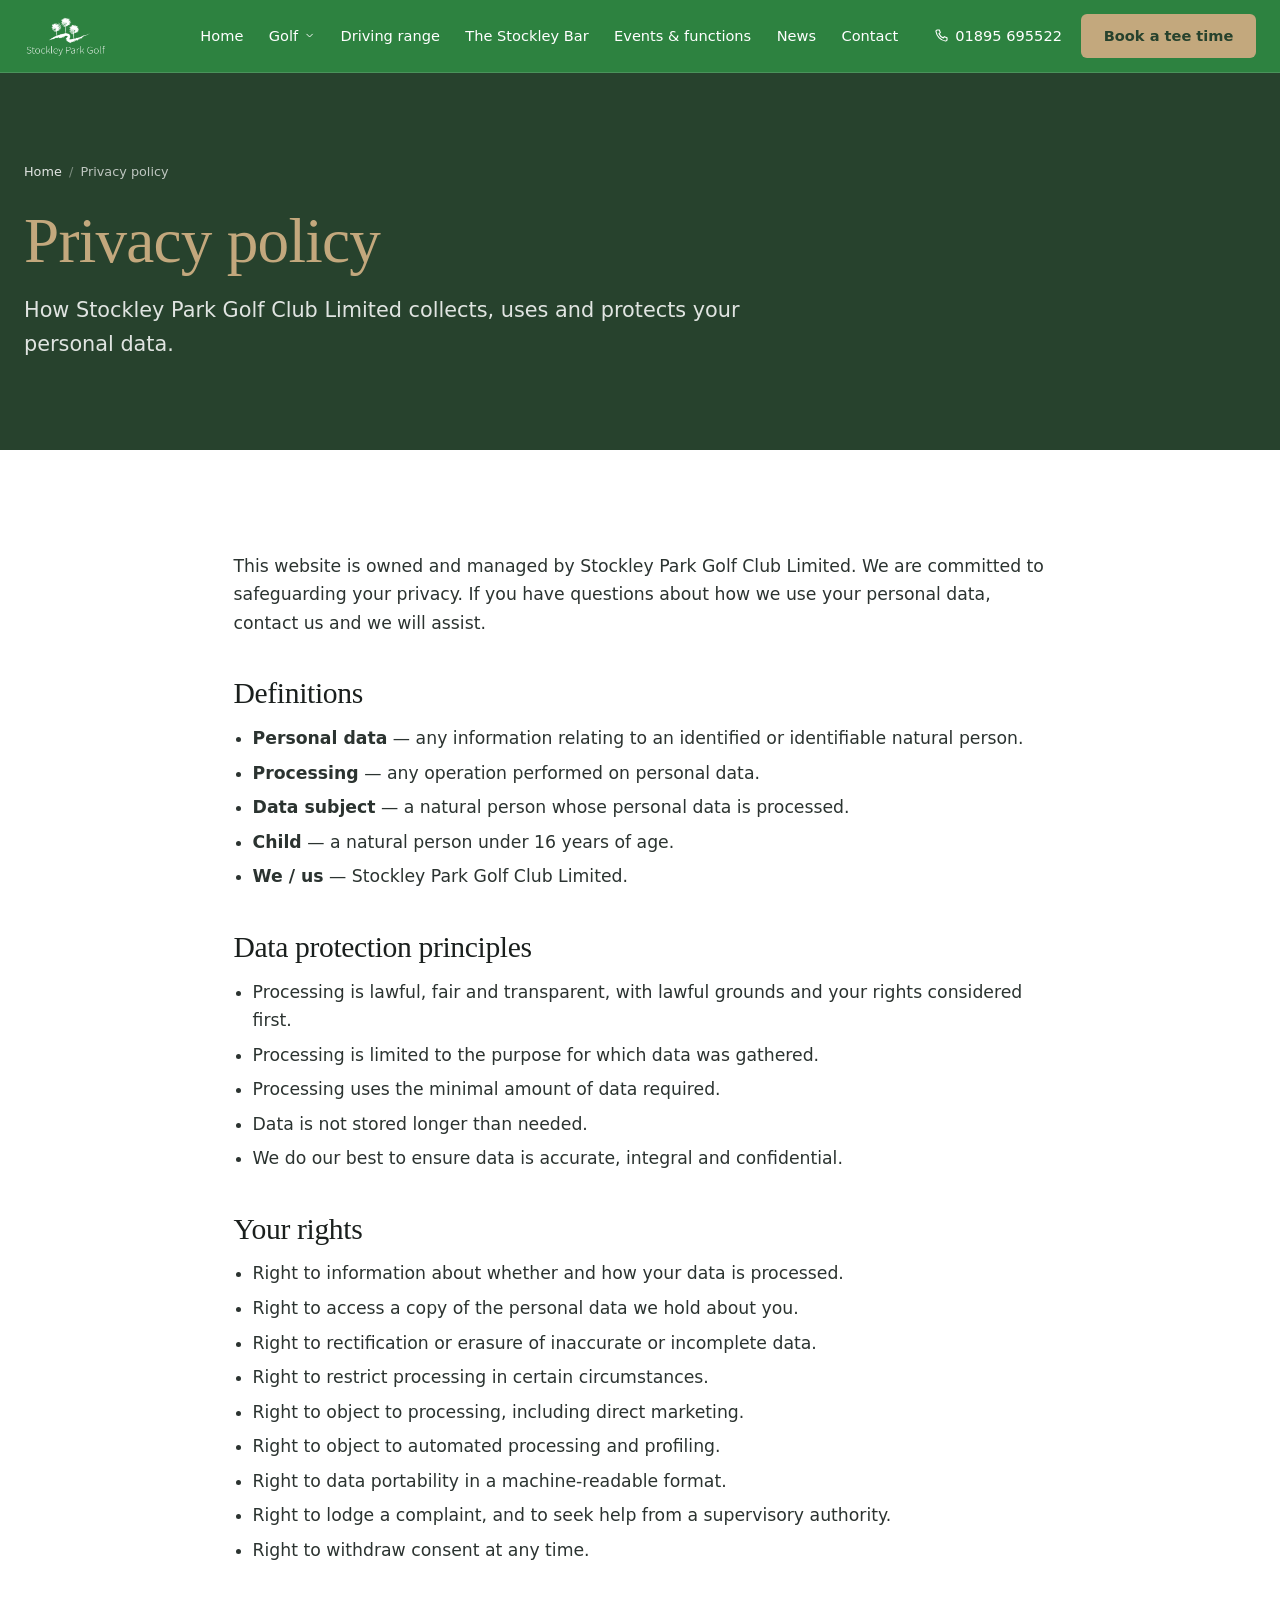
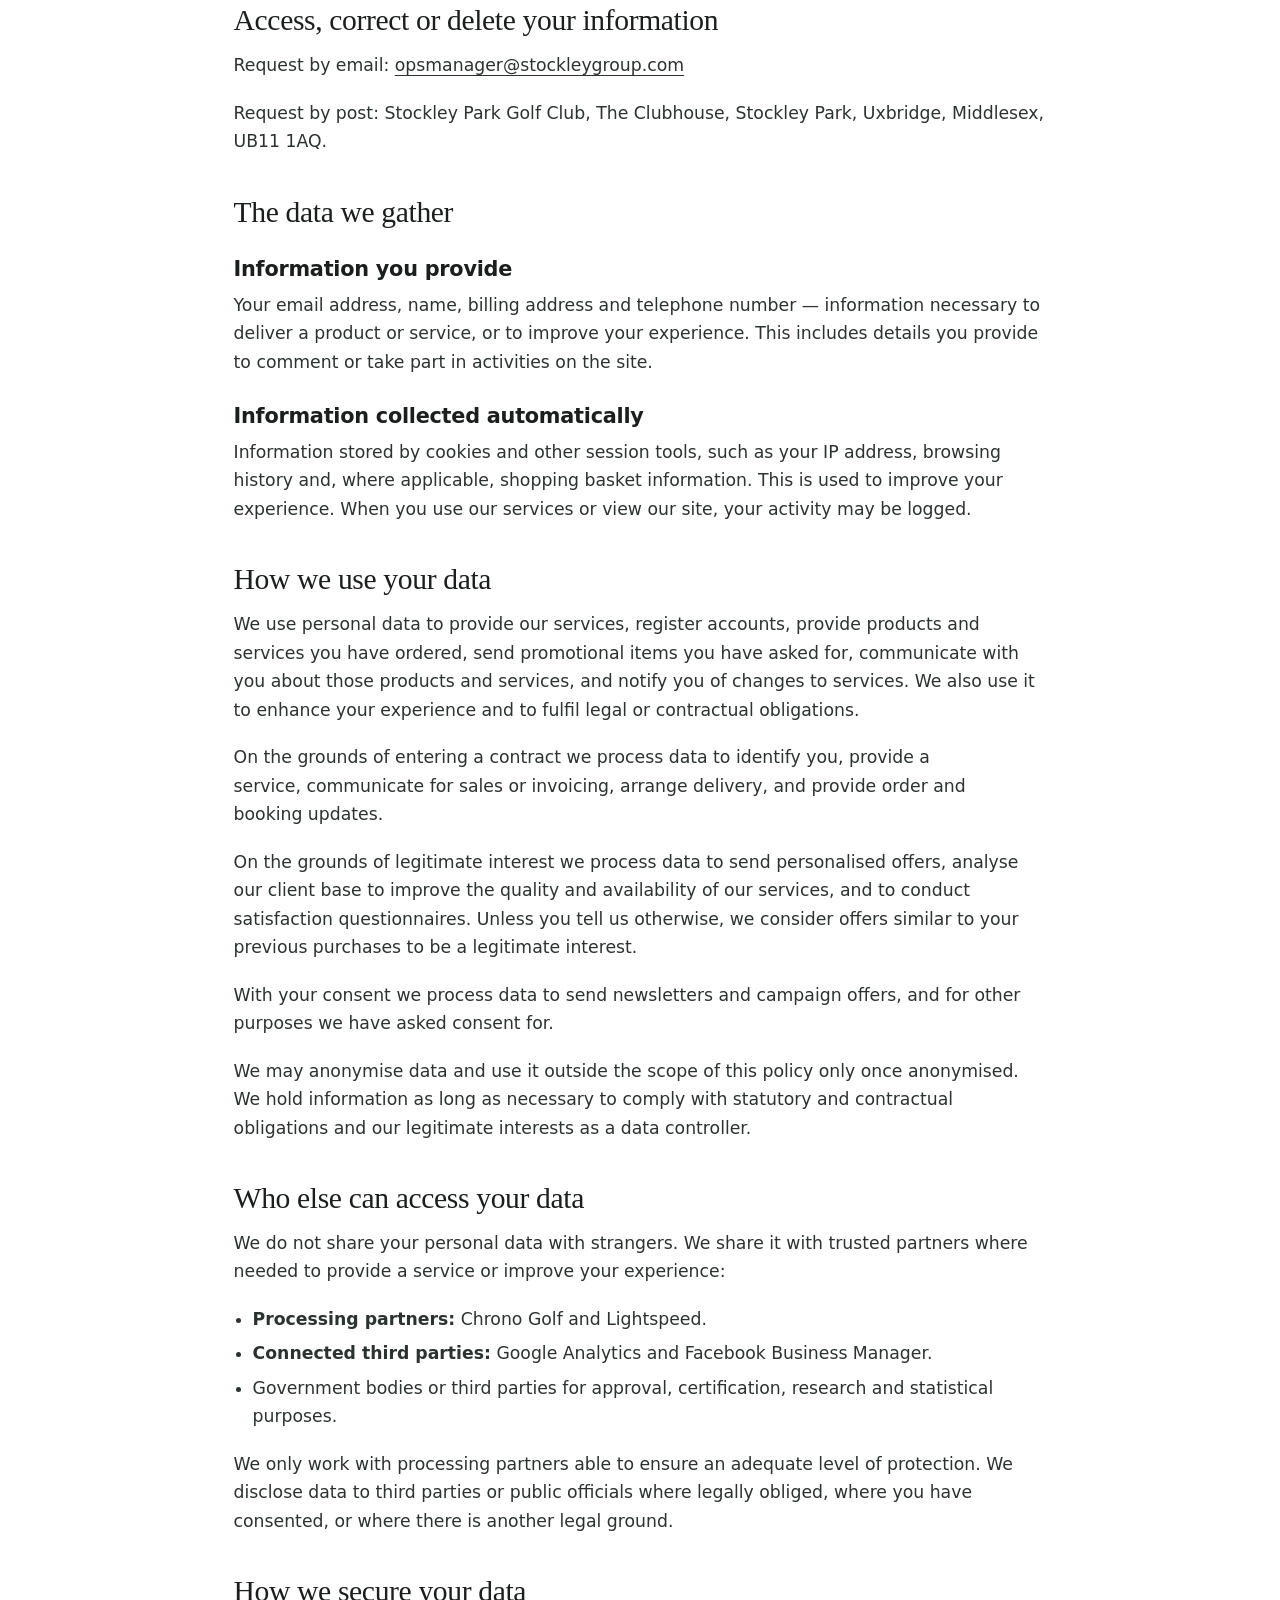
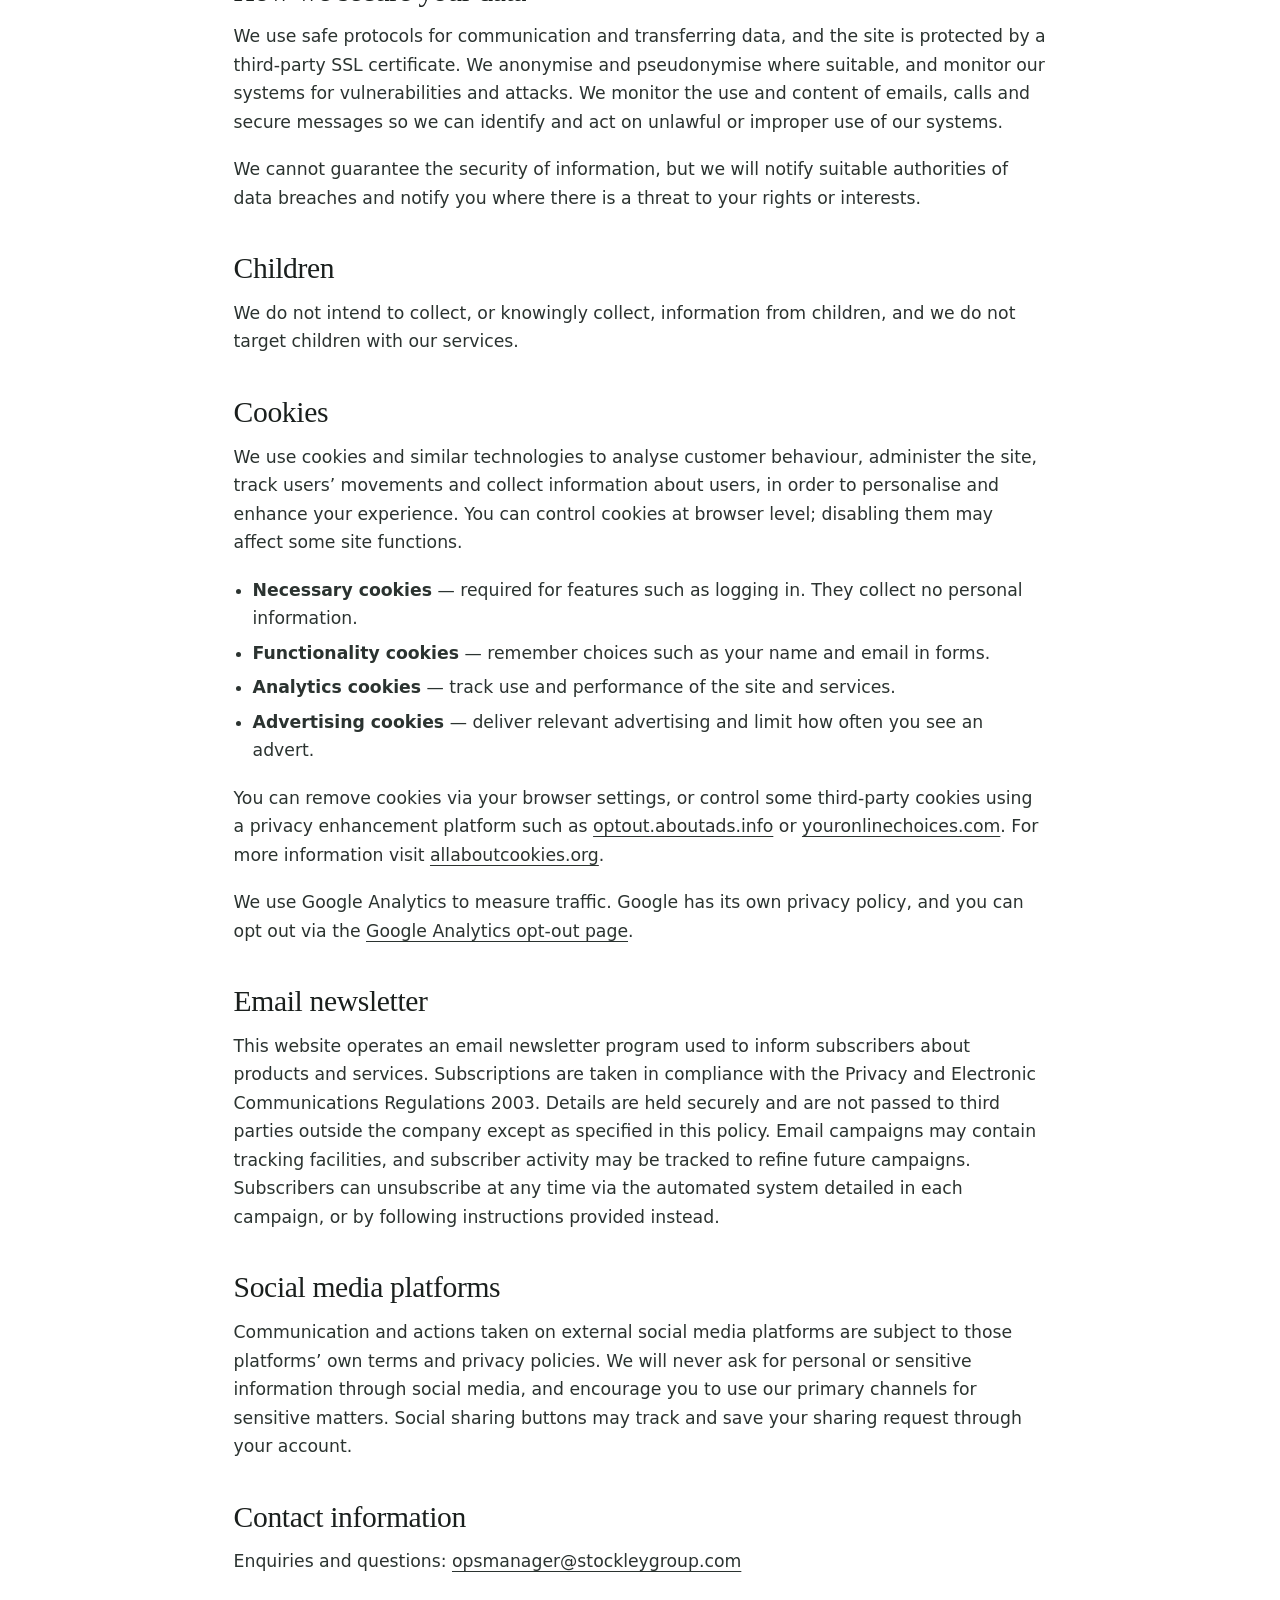
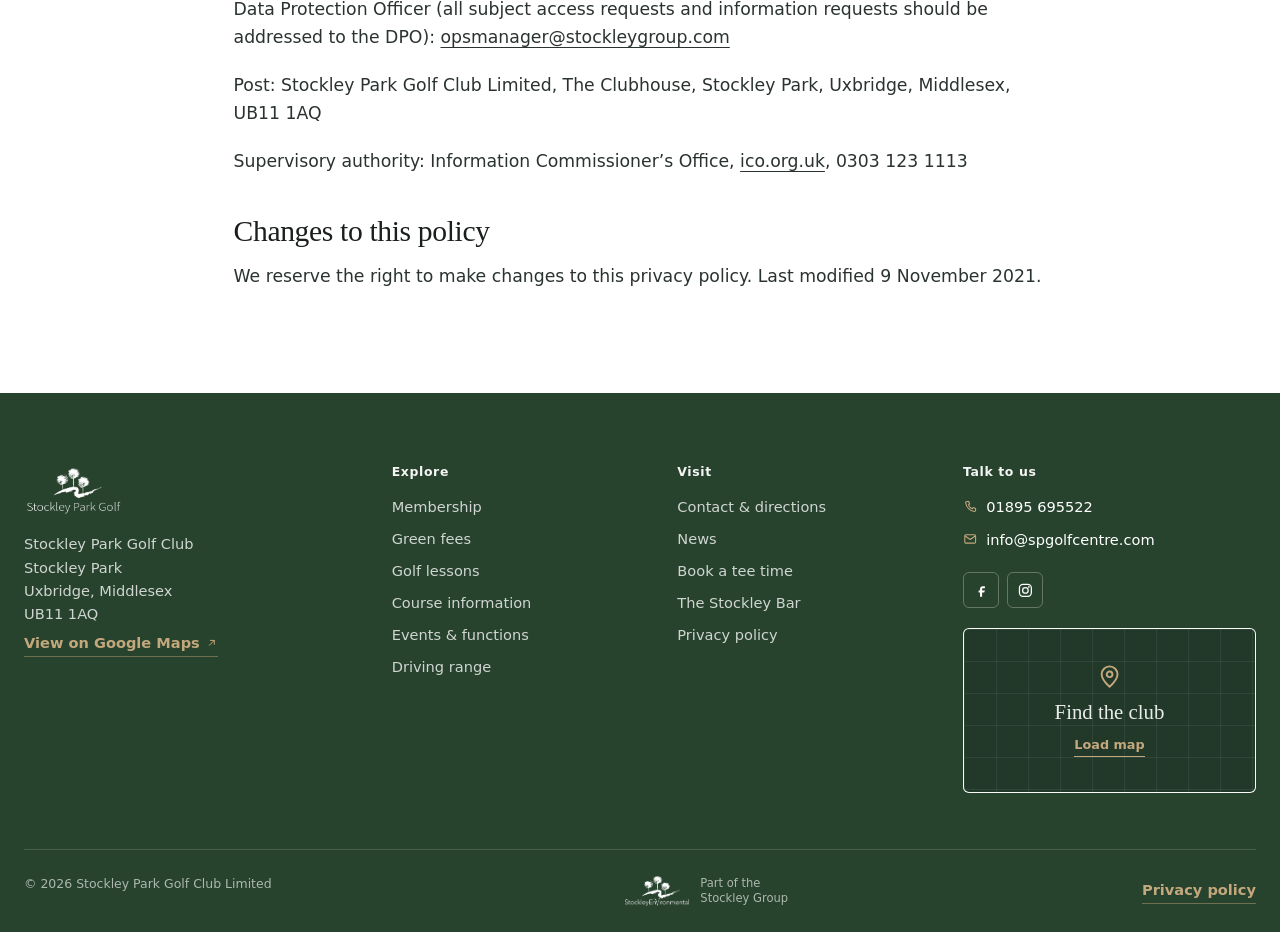
<file: privacy-policy.html>
<!DOCTYPE html>
<html lang="en-GB">
<head>
<meta charset="utf-8">
<meta name="viewport" content="width=device-width, initial-scale=1">
<title>Privacy Policy | Stockley Park Golf</title>
<meta name="description" content="How Stockley Park Golf Club Limited collects, uses and protects your personal data, including your rights and how to contact us.">
<link rel="canonical" href="https://www.stockleyparkgolf.co.uk/privacy-policy">
<meta name="theme-color" content="#2a803d">
<meta property="og:type" content="website">
<meta property="og:title" content="Privacy Policy | Stockley Park Golf">
<meta property="og:description" content="How Stockley Park Golf Club Limited collects, uses and protects your personal data.">
<meta property="og:image" content="assets/images/course-putting-green.jpg">
<link rel="icon" href="assets/images/icon-32.png" sizes="32x32" type="image/png">
<link rel="apple-touch-icon" href="assets/images/icon-180.png">
<link rel="stylesheet" href="css/styles.css">
<script defer src="js/main.js"></script>
</head>
<body>
<a class="skip-link" href="#main">Skip to main content</a>

<header class="site-header">
  <div class="wrap site-header__bar">
    <a class="brand" href="index.html">
      <img src="assets/images/stockley-park-golf-logo.png" alt="Stockley Park Golf" width="600" height="294" fetchpriority="high" decoding="async">
    </a>

    <button class="nav-trigger" type="button" aria-expanded="false" aria-controls="site-nav">
      <svg viewBox="0 0 24 24" fill="none" stroke="currentColor" stroke-width="1.8" aria-hidden="true"><path d="M3 6h18M3 12h18M3 18h18" stroke-linecap="round"/></svg>
      Menu
    </button>

    <nav class="site-nav" id="site-nav" aria-label="Main">
      <button class="nav-close" type="button" aria-label="Close menu">
        <svg viewBox="0 0 24 24" fill="none" stroke="currentColor" stroke-width="1.8" aria-hidden="true"><path d="M6 6l12 12M18 6L6 18" stroke-linecap="round"/></svg>
      </button>

      <ul class="nav-list">
        <li><a class="nav-link" href="index.html">Home</a></li>
        <li class="nav-item nav-item--has-menu" data-open="false">
          <button class="nav-toggle" type="button" aria-expanded="false">
            Golf
            <svg viewBox="0 0 24 24" fill="none" stroke="currentColor" stroke-width="2" aria-hidden="true"><path d="M6 9l6 6 6-6" stroke-linecap="round" stroke-linejoin="round"/></svg>
          </button>
          <ul class="nav-menu">
            <li><a href="membership.html">Membership</a></li>
            <li><a href="green-fees.html">Green fees</a></li>
            <li><a href="golf-lessons.html">Golf lessons</a></li>
            <li><a href="index.html#course">Course information</a></li>
            <li><a href="https://spgolfcentre.uk/" target="_blank" rel="noopener noreferrer">Golf days<span class="nav-menu__note">Opens spgolfcentre.uk</span></a></li>
            <li><a href="https://spgolfcentre.uk/safe-guarding" target="_blank" rel="noopener noreferrer">Safeguarding<span class="nav-menu__note">Opens spgolfcentre.uk</span></a></li>
            <li><a href="https://spgolfcentre.uk/club-policies" target="_blank" rel="noopener noreferrer">Club policies<span class="nav-menu__note">Opens spgolfcentre.uk</span></a></li>
          </ul>
        </li>
        <li><a class="nav-link" href="index.html#practice">Driving range</a></li>
        <li><a class="nav-link" href="https://spgolfcentre.uk/" target="_blank" rel="noopener noreferrer">The Stockley Bar</a></li>
        <li><a class="nav-link" href="events-functions.html">Events &amp; functions</a></li>
        <li><a class="nav-link" href="news.html">News</a></li>
        <li><a class="nav-link" href="contact.html">Contact</a></li>
      </ul>

      <div class="header-actions">
        <a class="header-tel" href="tel:+441895695522">
          <svg viewBox="0 0 24 24" fill="none" stroke="currentColor" stroke-width="1.7" aria-hidden="true"><path d="M6.5 3h3l1.5 4-2 1.5a12 12 0 006.5 6.5l1.5-2 4 1.5v3a2 2 0 01-2.2 2A17 17 0 014.5 5.2 2 2 0 016.5 3z" stroke-linecap="round" stroke-linejoin="round"/></svg>
          <span class="header-tel__label">01895 695522</span>
        </a>
        <a class="btn btn--accent" href="https://spgolfcentre.uk/" target="_blank" rel="noopener noreferrer">Book a tee time</a>
      </div>
    </nav>
  </div>
</header>

<button class="nav-scrim" type="button" aria-label="Close menu" tabindex="-1" data-open="false"></button>

<main id="main">
  <section class="page-hero" aria-labelledby="page-title">
    <div class="wrap">
      <ol class="breadcrumb">
        <li><a href="index.html">Home</a></li>
        <li>Privacy policy</li>
      </ol>
      <h1 id="page-title">Privacy policy</h1>
      <p>How Stockley Park Golf Club Limited collects, uses and protects your personal data.</p>
    </div>
  </section>

  <section class="section">
    <div class="wrap wrap--narrow prose">
      <p>This website is owned and managed by Stockley Park Golf Club Limited. We are committed to safeguarding your privacy. If you have questions about how we use your personal data, contact us and we will assist.</p>

      <h2>Definitions</h2>
      <ul>
        <li><strong>Personal data</strong> &mdash; any information relating to an identified or identifiable natural person.</li>
        <li><strong>Processing</strong> &mdash; any operation performed on personal data.</li>
        <li><strong>Data subject</strong> &mdash; a natural person whose personal data is processed.</li>
        <li><strong>Child</strong> &mdash; a natural person under 16 years of age.</li>
        <li><strong>We / us</strong> &mdash; Stockley Park Golf Club Limited.</li>
      </ul>

      <h2>Data protection principles</h2>
      <ul>
        <li>Processing is lawful, fair and transparent, with lawful grounds and your rights considered first.</li>
        <li>Processing is limited to the purpose for which data was gathered.</li>
        <li>Processing uses the minimal amount of data required.</li>
        <li>Data is not stored longer than needed.</li>
        <li>We do our best to ensure data is accurate, integral and confidential.</li>
      </ul>

      <h2>Your rights</h2>
      <ul>
        <li>Right to information about whether and how your data is processed.</li>
        <li>Right to access a copy of the personal data we hold about you.</li>
        <li>Right to rectification or erasure of inaccurate or incomplete data.</li>
        <li>Right to restrict processing in certain circumstances.</li>
        <li>Right to object to processing, including direct marketing.</li>
        <li>Right to object to automated processing and profiling.</li>
        <li>Right to data portability in a machine-readable format.</li>
        <li>Right to lodge a complaint, and to seek help from a supervisory authority.</li>
        <li>Right to withdraw consent at any time.</li>
      </ul>

      <h2>Access, correct or delete your information</h2>
      <p>Request by email: <a href="mailto:opsmanager@stockleygroup.com?subject=Data%20request">opsmanager@stockleygroup.com</a></p>
      <p>Request by post: Stockley Park Golf Club, The Clubhouse, Stockley Park, Uxbridge, Middlesex, UB11 1AQ.</p>

      <h2>The data we gather</h2>
      <h3>Information you provide</h3>
      <p>Your email address, name, billing address and telephone number &mdash; information necessary to deliver a product or service, or to improve your experience. This includes details you provide to comment or take part in activities on the site.</p>
      <h3>Information collected automatically</h3>
      <p>Information stored by cookies and other session tools, such as your IP address, browsing history and, where applicable, shopping basket information. This is used to improve your experience. When you use our services or view our site, your activity may be logged.</p>

      <h2>How we use your data</h2>
      <p>We use personal data to provide our services, register accounts, provide products and services you have ordered, send promotional items you have asked for, communicate with you about those products and services, and notify you of changes to services. We also use it to enhance your experience and to fulfil legal or contractual obligations.</p>
      <p>On the grounds of entering a contract we process data to identify you, provide a service, communicate for sales or invoicing, arrange delivery, and provide order and booking updates.</p>
      <p>On the grounds of legitimate interest we process data to send personalised offers, analyse our client base to improve the quality and availability of our services, and to conduct satisfaction questionnaires. Unless you tell us otherwise, we consider offers similar to your previous purchases to be a legitimate interest.</p>
      <p>With your consent we process data to send newsletters and campaign offers, and for other purposes we have asked consent for.</p>
      <p>We may anonymise data and use it outside the scope of this policy only once anonymised. We hold information as long as necessary to comply with statutory and contractual obligations and our legitimate interests as a data controller.</p>

      <h2>Who else can access your data</h2>
      <p>We do not share your personal data with strangers. We share it with trusted partners where needed to provide a service or improve your experience:</p>
      <ul>
        <li><strong>Processing partners:</strong> Chrono Golf and Lightspeed.</li>
        <li><strong>Connected third parties:</strong> Google Analytics and Facebook Business Manager.</li>
        <li>Government bodies or third parties for approval, certification, research and statistical purposes.</li>
      </ul>
      <p>We only work with processing partners able to ensure an adequate level of protection. We disclose data to third parties or public officials where legally obliged, where you have consented, or where there is another legal ground.</p>

      <h2>How we secure your data</h2>
      <p>We use safe protocols for communication and transferring data, and the site is protected by a third-party SSL certificate. We anonymise and pseudonymise where suitable, and monitor our systems for vulnerabilities and attacks. We monitor the use and content of emails, calls and secure messages so we can identify and act on unlawful or improper use of our systems.</p>
      <p>We cannot guarantee the security of information, but we will notify suitable authorities of data breaches and notify you where there is a threat to your rights or interests.</p>

      <h2>Children</h2>
      <p>We do not intend to collect, or knowingly collect, information from children, and we do not target children with our services.</p>

      <h2>Cookies</h2>
      <p>We use cookies and similar technologies to analyse customer behaviour, administer the site, track users&rsquo; movements and collect information about users, in order to personalise and enhance your experience. You can control cookies at browser level; disabling them may affect some site functions.</p>
      <ul>
        <li><strong>Necessary cookies</strong> &mdash; required for features such as logging in. They collect no personal information.</li>
        <li><strong>Functionality cookies</strong> &mdash; remember choices such as your name and email in forms.</li>
        <li><strong>Analytics cookies</strong> &mdash; track use and performance of the site and services.</li>
        <li><strong>Advertising cookies</strong> &mdash; deliver relevant advertising and limit how often you see an advert.</li>
      </ul>
      <p>You can remove cookies via your browser settings, or control some third-party cookies using a privacy enhancement platform such as <a href="https://optout.aboutads.info/" target="_blank" rel="noopener noreferrer">optout.aboutads.info</a> or <a href="https://www.youronlinechoices.com/" target="_blank" rel="noopener noreferrer">youronlinechoices.com</a>. For more information visit <a href="https://allaboutcookies.org/" target="_blank" rel="noopener noreferrer">allaboutcookies.org</a>.</p>
      <p>We use Google Analytics to measure traffic. Google has its own privacy policy, and you can opt out via the <a href="https://tools.google.com/dlpage/gaoptout" target="_blank" rel="noopener noreferrer">Google Analytics opt-out page</a>.</p>

      <h2>Email newsletter</h2>
      <p>This website operates an email newsletter program used to inform subscribers about products and services. Subscriptions are taken in compliance with the Privacy and Electronic Communications Regulations 2003. Details are held securely and are not passed to third parties outside the company except as specified in this policy. Email campaigns may contain tracking facilities, and subscriber activity may be tracked to refine future campaigns. Subscribers can unsubscribe at any time via the automated system detailed in each campaign, or by following instructions provided instead.</p>

      <h2>Social media platforms</h2>
      <p>Communication and actions taken on external social media platforms are subject to those platforms&rsquo; own terms and privacy policies. We will never ask for personal or sensitive information through social media, and encourage you to use our primary channels for sensitive matters. Social sharing buttons may track and save your sharing request through your account.</p>

      <h2>Contact information</h2>
      <p>Enquiries and questions: <a href="mailto:opsmanager@stockleygroup.com?subject=Privacy%20enquiry">opsmanager@stockleygroup.com</a></p>
      <p>Data Protection Officer (all subject access requests and information requests should be addressed to the DPO): <a href="mailto:opsmanager@stockleygroup.com?subject=Data%20protection%20request">opsmanager@stockleygroup.com</a></p>
      <p>Post: Stockley Park Golf Club Limited, The Clubhouse, Stockley Park, Uxbridge, Middlesex, UB11 1AQ</p>
      <p>Supervisory authority: Information Commissioner&rsquo;s Office, <a href="https://ico.org.uk/" target="_blank" rel="noopener noreferrer">ico.org.uk</a>, 0303 123 1113</p>

      <h2>Changes to this policy</h2>
      <p>We reserve the right to make changes to this privacy policy. Last modified 9 November 2021.</p>
    </div>
  </section>
</main>

<footer class="site-footer">
  <div class="wrap">
    <div class="footer-grid">
      <div class="footer-brand">
        <img src="assets/images/stockley-park-golf-logo.png" alt="Stockley Park Golf" width="600" height="294" loading="lazy" decoding="async">
        <p>Stockley Park Golf Club<br>Stockley Park<br>Uxbridge, Middlesex<br>UB11 1AQ</p>
        <p class="mt-2"><a class="link-arrow" href="https://goo.gl/maps/DQpcZaVWkv3JSQPa6" target="_blank" rel="noopener noreferrer">View on Google Maps
          <svg viewBox="0 0 24 24" fill="none" stroke="currentColor" stroke-width="2" aria-hidden="true"><path d="M7 17L17 7M9 7h8v8" stroke-linecap="round" stroke-linejoin="round"/></svg>
        </a></p>
      </div>

      <div class="footer-col">
        <h2>Explore</h2>
        <ul class="footer-links">
          <li><a href="membership.html">Membership</a></li>
          <li><a href="green-fees.html">Green fees</a></li>
          <li><a href="golf-lessons.html">Golf lessons</a></li>
          <li><a href="index.html#course">Course information</a></li>
          <li><a href="events-functions.html">Events &amp; functions</a></li>
          <li><a href="index.html#practice">Driving range</a></li>
        </ul>
      </div>

      <div class="footer-col">
        <h2>Visit</h2>
        <ul class="footer-links">
          <li><a href="contact.html">Contact &amp; directions</a></li>
          <li><a href="news.html">News</a></li>
          <li><a href="https://spgolfcentre.uk/" target="_blank" rel="noopener noreferrer">Book a tee time</a></li>
          <li><a href="https://spgolfcentre.uk/" target="_blank" rel="noopener noreferrer">The Stockley Bar</a></li>
          <li><a href="privacy-policy.html">Privacy policy</a></li>
        </ul>
      </div>

      <div class="footer-col footer-map-col">
        <h2>Talk to us</h2>
        <ul class="footer-contact">
          <li>
            <svg viewBox="0 0 24 24" fill="none" stroke="currentColor" stroke-width="1.8" aria-hidden="true"><path d="M6.5 3h3l1.5 4-2 1.5a12 12 0 006.5 6.5l1.5-2 4 1.5v3a2 2 0 01-2.2 2A17 17 0 014.5 5.2 2 2 0 016.5 3z" stroke-linecap="round" stroke-linejoin="round"/></svg>
            <a href="tel:+441895695522">01895 695522</a>
          </li>
          <li>
            <svg viewBox="0 0 24 24" fill="none" stroke="currentColor" stroke-width="1.8" aria-hidden="true"><rect x="3" y="5" width="18" height="14" rx="2"/><path d="M3.5 7l8.5 6 8.5-6" stroke-linejoin="round"/></svg>
            <a href="mailto:info@spgolfcentre.com?subject=Website%20enquiry">info@spgolfcentre.com</a>
          </li>
        </ul>
        <ul class="social">
          <li><a href="https://www.facebook.com/stockleyparkgolfcourse" target="_blank" rel="noopener noreferrer" aria-label="Stockley Park Golf on Facebook">
            <svg viewBox="0 0 24 24" fill="currentColor" aria-hidden="true"><path d="M14 9h3V6h-3c-2.2 0-4 1.8-4 4v2H8v3h2v6h3v-6h3l1-3h-4v-2c0-.6.4-1 1-1z"/></svg>
          </a></li>
          <li><a href="https://www.instagram.com/stockleyparkgolf" target="_blank" rel="noopener noreferrer" aria-label="Stockley Park Golf on Instagram">
            <svg viewBox="0 0 24 24" fill="none" stroke="currentColor" stroke-width="1.8" aria-hidden="true"><rect x="3.5" y="3.5" width="17" height="17" rx="5"/><circle cx="12" cy="12" r="4"/><circle cx="17" cy="7" r="1.2" fill="currentColor" stroke="none"/></svg>
          </a></li>
        </ul>

        <div class="map-embed footer-map">
          <button class="map-facade" type="button" data-map="https://www.google.com/maps?q=Stockley+Park+Golf+Club,+UB11+1AQ&output=embed" data-map-title="Map showing Stockley Park Golf Club">
            <svg class="map-facade__pin" viewBox="0 0 24 24" fill="none" stroke="currentColor" stroke-width="1.7" aria-hidden="true"><path d="M12 21s7-6.2 7-11a7 7 0 10-14 0c0 4.8 7 11 7 11z" stroke-linejoin="round"/><circle cx="12" cy="10" r="2.5"/></svg>
            <span class="map-facade__title">Find the club</span>
            <span class="map-facade__hint">Load map</span>
          </button>
        </div>
      </div>
    </div>

    <div class="footer-bottom">
      <p>&copy; <span data-year>2026</span> Stockley Park Golf Club Limited</p>
      <div class="footer-group">
        <img src="assets/images/stockley-group-se-logo-white.png" alt="Stockley Environmental" width="589" height="273" loading="lazy" decoding="async">
        <span>Part of the Stockley Group</span>
      </div>
      <p><a class="link-arrow" href="privacy-policy.html">Privacy policy</a></p>
    </div>
  </div>
</footer>
</body>
</html>
</file>
<file: css/styles.css>
/* ==========================================================================
   Stockley Park Golf — design system
   Palette, type and layout are taken from the club's own identity:
   course green, deep pine, the plum used on its buttons, and the tan used
   for display type on the dark green panels.
   ========================================================================== */

:root {
  /* Brand — sampled from the live site */
  --color-primary: #2f8f44;
  --color-primary-deep: #2a803d; /* AA-safe variant of the header green for text-bearing surfaces */
  --color-primary-ink: #27422d;
  --color-accent: #c3a87d;
  --color-accent-soft: #e6dbc5;
  --color-plum: #794577;

  /* Neutrals */
  --color-ink: #1a1f1d;
  --color-muted: #525b58;
  --color-surface: #ffffff;
  --color-surface-alt: #f8f8f6;
  --color-line: rgba(39, 66, 45, 0.16);
  --color-line-soft: rgba(39, 66, 45, 0.09);

  /* Type */
  --font-display: "Iowan Old Style", "Palatino Linotype", Palatino, Georgia,
    "Times New Roman", serif;
  --font-sans: system-ui, -apple-system, "Segoe UI", Roboto, "Helvetica Neue",
    Arial, sans-serif;

  --step--1: clamp(0.83rem, 0.8rem + 0.14vw, 0.92rem);
  --step-0: clamp(1rem, 0.96rem + 0.2vw, 1.08rem);
  --step-1: clamp(1.12rem, 1.05rem + 0.35vw, 1.3rem);
  --step-2: clamp(1.4rem, 1.22rem + 0.8vw, 1.85rem);
  --step-3: clamp(1.8rem, 1.42rem + 1.6vw, 2.7rem);
  --step-4: clamp(2.3rem, 1.55rem + 3vw, 4rem);

  /* Space & shape */
  --wrap: 1280px;
  --gutter: 1.5rem;
  --section-y: clamp(4rem, 8vw, 7rem);
  --radius-sm: 6px;
  --radius: 10px;
  --radius-lg: 14px;
  --lift: 0 14px 30px -22px rgba(39, 66, 45, 0.7);
  --lift-hover: 0 22px 40px -24px rgba(39, 66, 45, 0.75);

  --header-h: 4.5rem;
}

/* ==========================================================================
   Base
   ========================================================================== */

*,
*::before,
*::after {
  box-sizing: border-box;
}

html {
  -webkit-text-size-adjust: 100%;
  scroll-behavior: smooth;
  overflow-x: clip;
}

body {
  margin: 0;
  background: var(--color-surface);
  color: var(--color-ink);
  font-family: var(--font-sans);
  font-size: var(--step-0);
  line-height: 1.65;
  -webkit-font-smoothing: antialiased;
  text-rendering: optimizeLegibility;
  overflow-x: clip;
  -webkit-tap-highlight-color: rgba(47, 143, 68, 0.18);
}

img,
picture,
svg {
  display: block;
  max-width: 100%;
}

img {
  height: auto;
}

h1,
h2,
h3,
h4 {
  font-family: var(--font-display);
  font-weight: 400;
  letter-spacing: -0.012em;
  line-height: 1.12;
  margin: 0;
  text-wrap: balance;
}

h1 {
  font-size: var(--step-4);
}
h2 {
  font-size: var(--step-3);
}
h3 {
  font-size: var(--step-2);
  line-height: 1.24;
}
h4 {
  font-family: var(--font-sans);
  font-size: var(--step-0);
  font-weight: 600;
  line-height: 1.4;
}

p {
  margin: 0 0 1.1em;
  text-wrap: pretty;
}

p:last-child {
  margin-bottom: 0;
}

a {
  color: inherit;
  text-decoration-thickness: 1px;
  text-underline-offset: 0.22em;
}

ul,
ol {
  margin: 0 0 1.1em;
  padding-left: 1.15em;
}

li + li {
  margin-top: 0.35em;
}

strong {
  font-weight: 600;
}

:focus-visible {
  outline: 3px solid var(--color-plum);
  outline-offset: 3px;
  border-radius: 3px;
}

::selection {
  background: var(--color-accent-soft);
  color: var(--color-primary-ink);
}

/* Below the header, so anchors never land under the sticky bar */
[id] {
  scroll-margin-top: calc(var(--header-h) + 1.5rem);
}

/* ==========================================================================
   Layout
   ========================================================================== */

.wrap {
  width: min(100% - (var(--gutter) * 2), var(--wrap));
  margin-inline: auto;
}

.wrap--narrow {
  width: min(100% - (var(--gutter) * 2), 76ch);
  margin-inline: auto;
}

.section {
  padding-block: var(--section-y);
}

.section--tight {
  padding-block: clamp(2.5rem, 5vw, 4rem);
}

.section--alt {
  background: var(--color-surface-alt);
}

.section--pine {
  background: var(--color-primary-ink);
  color: #fff;
}

.section--pine .lede,
.section--pine p {
  color: rgba(255, 255, 255, 0.82);
}

.lede {
  font-size: var(--step-1);
  color: var(--color-muted);
  max-width: 60ch;
}

.section-head {
  max-width: 64ch;
  margin-bottom: clamp(2rem, 4vw, 3.25rem);
}

.section-head p {
  margin-top: 1rem;
  color: var(--color-muted);
}

.section-head--split {
  max-width: none;
  display: flex;
  flex-wrap: wrap;
  align-items: end;
  justify-content: space-between;
  gap: 1.5rem 3rem;
}

.section-head--split > div {
  max-width: 60ch;
}

.surface-rule {
  border: 0;
  border-top: 1px solid var(--color-line);
  margin: 0;
}

/* ==========================================================================
   Skip link
   ========================================================================== */

.skip-link {
  position: fixed;
  top: 0.5rem;
  left: 0.5rem;
  z-index: 200;
  transform: translateY(-160%);
  background: var(--color-surface);
  color: var(--color-primary-ink);
  padding: 0.7rem 1.1rem;
  border-radius: var(--radius-sm);
  font-weight: 600;
  text-decoration: none;
}

.skip-link:focus-visible {
  transform: none;
}

/* ==========================================================================
   Header
   ========================================================================== */

.site-header {
  position: sticky;
  top: 0;
  z-index: 100;
  background: rgba(42, 128, 61, 0.985);
  -webkit-backdrop-filter: saturate(1.4) blur(10px);
  backdrop-filter: saturate(1.4) blur(10px);
  border-bottom: 1px solid rgba(255, 255, 255, 0.14);
  color: #fff;
}

.site-header.is-stuck {
  box-shadow: 0 10px 30px -22px rgba(15, 26, 19, 0.9);
}

.site-header__bar {
  display: flex;
  align-items: center;
  gap: 1.5rem;
  min-height: var(--header-h);
}

.brand {
  display: flex;
  align-items: center;
  gap: 0.75rem;
  text-decoration: none;
  flex-shrink: 0;
}

.brand img {
  width: auto;
  height: 2.6rem;
  aspect-ratio: 600 / 294;
}

.brand__name {
  display: none;
  font-family: var(--font-display);
  font-size: 1.05rem;
  line-height: 1.1;
}

/* Primary nav */
.site-nav {
  margin-left: auto;
  display: flex;
  align-items: center;
  gap: 0.35rem;
}

.nav-list {
  display: flex;
  align-items: center;
  gap: 0.15rem;
  list-style: none;
  margin: 0;
  padding: 0;
}

.nav-list > li {
  margin: 0;
  position: relative;
}

.nav-link,
.nav-toggle {
  display: inline-flex;
  align-items: center;
  gap: 0.35rem;
  padding: 0.55rem 0.72rem;
  border: 0;
  border-radius: var(--radius-sm);
  background: transparent;
  color: #fff;
  font: inherit;
  font-size: var(--step--1);
  font-weight: 500;
  line-height: 1.2;
  text-decoration: none;
  cursor: pointer;
  touch-action: manipulation;
  transition: background-color 0.18s ease, color 0.18s ease;
}

.nav-link:hover,
.nav-toggle:hover {
  background: rgba(255, 255, 255, 0.14);
  color: #fff;
}

.nav-link[aria-current="page"] {
  color: #fff;
  box-shadow: inset 0 -2px 0 var(--color-accent);
  border-radius: var(--radius-sm) var(--radius-sm) 0 0;
}

.nav-toggle svg {
  width: 0.7rem;
  height: 0.7rem;
  transition: transform 0.2s ease;
}

.nav-item[data-open="true"] > .nav-toggle svg {
  transform: rotate(180deg);
}

/* Dropdown */
.nav-menu {
  position: absolute;
  top: calc(100% + 0.4rem);
  left: 0;
  min-width: 15.5rem;
  margin: 0;
  padding: 0.45rem;
  list-style: none;
  background: var(--color-surface);
  color: var(--color-ink);
  border: 1px solid var(--color-line);
  border-radius: var(--radius);
  box-shadow: 0 26px 50px -30px rgba(15, 26, 19, 0.65);
  display: none;
}

.nav-item[data-open="true"] > .nav-menu {
  display: block;
}

.nav-menu li {
  margin: 0;
}

.nav-menu a {
  display: block;
  padding: 0.6rem 0.7rem;
  border-radius: var(--radius-sm);
  font-size: var(--step--1);
  text-decoration: none;
  color: var(--color-ink);
  transition: background-color 0.16s ease, color 0.16s ease;
}

.nav-menu a:hover {
  background: var(--color-surface-alt);
  color: var(--color-plum);
}

.nav-menu .nav-menu__note {
  display: block;
  font-size: 0.75rem;
  color: var(--color-muted);
  margin-top: 0.1rem;
}

@media (hover: hover) and (pointer: fine) {
  .nav-item:hover > .nav-menu,
  .nav-item:focus-within > .nav-menu {
    display: block;
  }
}

/* Header actions */
.header-actions {
  display: flex;
  align-items: center;
  gap: 0.6rem;
  margin-left: 0.5rem;
}

.header-tel {
  display: inline-flex;
  align-items: center;
  gap: 0.4rem;
  padding: 0.5rem 0.6rem;
  color: #fff;
  font-size: var(--step--1);
  font-weight: 500;
  text-decoration: none;
  border-radius: var(--radius-sm);
  white-space: nowrap;
  transition: background-color 0.18s ease;
}

.header-tel:hover {
  background: rgba(255, 255, 255, 0.14);
}

.header-tel svg {
  width: 1rem;
  height: 1rem;
}

.nav-close,
.nav-trigger {
  display: none;
}

/* ==========================================================================
   Buttons
   ========================================================================== */

.btn {
  display: inline-flex;
  align-items: center;
  justify-content: center;
  gap: 0.5rem;
  padding: 0.78rem 1.35rem;
  border: 1px solid transparent;
  border-radius: var(--radius-sm);
  background: var(--color-primary-deep);
  color: #fff;
  font-family: var(--font-sans);
  font-size: var(--step--1);
  font-weight: 600;
  line-height: 1.2;
  text-decoration: none;
  cursor: pointer;
  touch-action: manipulation;
  transition: background-color 0.18s ease, border-color 0.18s ease,
    transform 0.18s ease, box-shadow 0.18s ease, color 0.18s ease;
}

.btn:hover {
  background: #256f37;
  transform: translateY(-2px);
  box-shadow: var(--lift-hover);
}

.btn:active {
  transform: translateY(0);
}

.btn svg {
  width: 1em;
  height: 1em;
  flex-shrink: 0;
}

.btn--accent {
  background: var(--color-accent);
  color: var(--color-primary-ink);
}

.btn--accent:hover {
  background: #d2ba94;
}

.btn--plum {
  background: var(--color-plum);
  color: #fff;
}

.btn--plum:hover {
  background: #8a5387;
}

.btn--ghost {
  background: transparent;
  border-color: rgba(255, 255, 255, 0.6);
  color: #fff;
}

.btn--ghost:hover {
  background: rgba(255, 255, 255, 0.12);
  border-color: #fff;
}

.btn--outline {
  background: transparent;
  border-color: var(--color-primary);
  color: var(--color-primary-ink);
}

.btn--outline:hover {
  background: var(--color-primary-deep);
  border-color: var(--color-primary-deep);
  color: #fff;
}

.btn--sm {
  padding: 0.55rem 0.95rem;
}

.btn--lg {
  padding: 0.95rem 1.7rem;
  font-size: var(--step-0);
}

.btn-row {
  display: flex;
  flex-wrap: wrap;
  gap: 0.75rem;
  align-items: center;
}

.subhead {
  font-family: var(--font-sans);
  font-size: 0.78rem;
  font-weight: 600;
  letter-spacing: 0.05em;
  color: var(--color-muted);
  margin: 1.25rem 0 0.5rem;
}

/* Inline text link */
.link-arrow {
  display: inline-flex;
  align-items: center;
  gap: 0.4rem;
  font-weight: 600;
  font-size: var(--step--1);
  color: var(--color-plum);
  text-decoration: none;
  border-bottom: 1px solid rgba(121, 69, 119, 0.32);
  padding-bottom: 0.1rem;
  transition: border-color 0.18s ease, color 0.18s ease;
}

.link-arrow:hover {
  border-color: var(--color-plum);
  color: var(--color-primary-ink);
}

.site-footer .link-arrow {
  color: var(--color-accent);
  border-bottom-color: rgba(195, 168, 125, 0.45);
}

.site-footer .link-arrow:hover {
  color: #fff;
  border-bottom-color: #fff;
}

.link-arrow svg {
  width: 0.8em;
  height: 0.8em;
  transition: transform 0.18s ease;
}

.link-arrow:hover svg {
  transform: translateX(2px);
}

/* ==========================================================================
   Hero
   ========================================================================== */

.hero {
  position: relative;
  display: grid;
  align-content: end;
  min-height: clamp(32rem, 84svh, 46rem);
  padding-top: clamp(4rem, 12vh, 8rem);
  padding-bottom: clamp(5.5rem, 12vw, 9rem);
  isolation: isolate;
  overflow: hidden;
  color: #fff;
  background: var(--color-primary-ink);
}

.hero__media {
  position: absolute;
  inset: 0;
  width: 100%;
  height: 100%;
  object-fit: cover;
  object-position: center 62%;
  z-index: -2;
}

.hero__scrim {
  position: absolute;
  inset: 0;
  z-index: -1;
  background:
    linear-gradient(
      102deg,
      rgba(18, 33, 22, 0.94) 0%,
      rgba(20, 38, 25, 0.8) 38%,
      rgba(22, 42, 28, 0.34) 68%,
      rgba(22, 42, 28, 0.16) 100%
    ),
    linear-gradient(to top, rgba(18, 33, 22, 0.72) 0%, rgba(18, 33, 22, 0) 46%);
}

.hero__inner {
  position: relative;
  max-width: 42rem;
}

.hero__eyebrow {
  font-family: var(--font-sans);
  font-size: var(--step--1);
  font-weight: 500;
  letter-spacing: 0.01em;
  color: var(--color-accent);
  margin: 0 0 1.1rem;
  display: flex;
  align-items: center;
  gap: 0.7rem;
}

.hero__eyebrow::before {
  content: "";
  width: 2rem;
  height: 1px;
  background: var(--color-accent);
  flex-shrink: 0;
}

.hero h1 {
  font-size: clamp(2.4rem, 1.5rem + 3.6vw, 4.2rem);
  margin-bottom: 1.25rem;
  text-shadow: 0 2px 24px rgba(0, 0, 0, 0.22);
}

.hero__sub {
  font-size: var(--step-1);
  line-height: 1.6;
  color: rgba(255, 255, 255, 0.88);
  max-width: 40ch;
  margin-bottom: 2rem;
}

.hero__badges {
  display: flex;
  flex-wrap: wrap;
  gap: 0.5rem 1.5rem;
  margin-top: 2rem;
  padding-top: 1.5rem;
  border-top: 1px solid rgba(255, 255, 255, 0.22);
  list-style: none;
  padding-left: 0;
  font-size: var(--step--1);
  color: rgba(255, 255, 255, 0.86);
}

.hero__badges li {
  display: flex;
  align-items: center;
  gap: 0.45rem;
  margin: 0;
}

.hero__badges svg {
  width: 1.05rem;
  height: 1.05rem;
  color: var(--color-accent);
  flex-shrink: 0;
}

/* ==========================================================================
   Course card — the signature element: a scorecard strip
   ========================================================================== */

.course-card {
  position: relative;
  z-index: 3;
  margin-top: clamp(-4.5rem, -7vw, -2.5rem);
  background: var(--color-surface);
  border: 1px solid var(--color-line);
  border-radius: var(--radius-lg);
  box-shadow: var(--lift);
  overflow: hidden;
}

.course-card__head {
  display: flex;
  align-items: center;
  justify-content: space-between;
  gap: 1rem;
  padding: 0.7rem 1.25rem;
  background: var(--color-primary-ink);
  color: rgba(255, 255, 255, 0.82);
  font-size: 0.75rem;
  letter-spacing: 0.06em;
}

.course-card__head span:last-child {
  color: var(--color-accent);
}

.course-card__grid {
  display: grid;
  grid-template-columns: repeat(5, minmax(0, 1fr));
}

.fact {
  padding: 1.15rem 1.25rem 1.25rem;
  border-right: 1px solid var(--color-line-soft);
  display: grid;
  gap: 0.15rem;
  align-content: start;
}

.fact:last-child {
  border-right: 0;
}

.fact__icon {
  width: 1.15rem;
  height: 1.15rem;
  color: var(--color-primary);
  margin-bottom: 0.4rem;
}

.fact__value {
  font-family: var(--font-display);
  font-variant-numeric: tabular-nums;
  font-size: clamp(1.35rem, 1.1rem + 0.7vw, 1.7rem);
  line-height: 1.1;
  color: var(--color-primary-ink);
}

.fact__label {
  font-size: 0.79rem;
  color: var(--color-muted);
  line-height: 1.35;
}

/* ==========================================================================
   Split story
   ========================================================================== */

.split {
  display: grid;
  grid-template-columns: 1.05fr 0.95fr;
  gap: clamp(2rem, 5vw, 4.5rem);
  align-items: center;
}

.split--reverse .split__media {
  order: 2;
}

.split--start {
  align-items: start;
}

.split--start .split__media img {
  aspect-ratio: 3 / 4;
}

.split__media {
  position: relative;
}

.split__media img {
  width: 100%;
  border-radius: var(--radius);
  aspect-ratio: 4 / 3;
  object-fit: cover;
}

.split__media--tall img {
  aspect-ratio: 4 / 5;
}

.split__caption {
  position: absolute;
  left: 1.25rem;
  bottom: 1.25rem;
  right: 1.25rem;
  padding: 0.75rem 1rem;
  background: rgba(18, 33, 22, 0.82);
  -webkit-backdrop-filter: blur(6px);
  backdrop-filter: blur(6px);
  color: #fff;
  border-radius: var(--radius-sm);
  font-size: 0.8rem;
  line-height: 1.45;
}

.split__caption strong {
  color: var(--color-accent);
  display: block;
  font-weight: 600;
}

.split__body h2 {
  margin-bottom: 1.15rem;
}

.split__body .lede {
  margin-bottom: 1.5rem;
}

/* Feature list with hairline rows — used for course facts */
.rule-list {
  list-style: none;
  padding: 0;
  margin: 0 0 2rem;
  border-top: 1px solid var(--color-line);
}

.rule-list li {
  display: flex;
  gap: 0.85rem;
  align-items: baseline;
  padding: 0.7rem 0;
  border-bottom: 1px solid var(--color-line-soft);
  margin: 0;
  font-size: var(--step--1);
}

.rule-list svg {
  width: 1rem;
  height: 1rem;
  color: var(--color-primary);
  flex-shrink: 0;
  transform: translateY(0.15em);
}

/* ==========================================================================
   Offering cards
   ========================================================================== */

.card-grid {
  display: grid;
  grid-template-columns: repeat(3, minmax(0, 1fr));
  gap: clamp(1rem, 2.2vw, 1.75rem);
}

.card {
  display: flex;
  flex-direction: column;
  background: var(--color-surface);
  border: 1px solid var(--color-line);
  border-radius: var(--radius);
  overflow: hidden;
  text-decoration: none;
  color: inherit;
  transition: transform 0.22s ease, box-shadow 0.22s ease,
    border-color 0.22s ease;
}

.card:hover,
.card:focus-visible {
  transform: translateY(-3px);
  box-shadow: var(--lift-hover);
  border-color: rgba(39, 66, 45, 0.3);
}

.card--static {
  border-color: var(--color-line-soft);
  background: var(--color-surface);
}

.card--static:hover,
.card--static:focus-visible {
  transform: none;
  box-shadow: none;
  border-color: var(--color-line);
}

.card--static .card__body {
  gap: 0.6rem;
  padding-block: 1.75rem;
}

.card__media {
  position: relative;
  aspect-ratio: 3 / 2;
  overflow: hidden;
  background: var(--color-surface-alt);
}

.card__media img {
  width: 100%;
  height: 100%;
  object-fit: cover;
  transition: transform 0.5s ease;
}

.card:hover .card__media img {
  transform: scale(1.03);
}

.card__body {
  padding: 1.4rem 1.5rem 1.6rem;
  display: flex;
  flex-direction: column;
  gap: 0.5rem;
  flex: 1;
}

.card__body h3 {
  font-size: var(--step-1);
  line-height: 1.3;
}

.card__body p {
  margin: 0;
  font-size: var(--step--1);
  color: var(--color-muted);
}

.card__meta {
  margin-top: auto;
  padding-top: 0.85rem;
  font-size: 0.8rem;
  font-weight: 600;
  color: var(--color-plum);
  display: flex;
  align-items: center;
  gap: 0.35rem;
}

.card__meta svg {
  width: 0.8em;
  height: 0.8em;
}

/* Tag on a card */
.tag {
  display: inline-block;
  padding: 0.2rem 0.55rem;
  border-radius: 3px;
  background: var(--color-accent-soft);
  color: var(--color-primary-ink);
  font-family: var(--font-sans);
  font-size: 0.72rem;
  font-weight: 600;
  letter-spacing: 0.01em;
}

.card__media .tag {
  position: absolute;
  top: 0.85rem;
  left: 0.85rem;
}

/* ==========================================================================
   Pricing
   ========================================================================== */

.price-grid {
  display: grid;
  grid-template-columns: repeat(3, minmax(0, 1fr));
  gap: clamp(1rem, 2.2vw, 1.5rem);
  align-items: start;
}

.price {
  background: var(--color-surface);
  border: 1px solid var(--color-line);
  border-radius: var(--radius);
  padding: 1.75rem 1.6rem;
  display: flex;
  flex-direction: column;
  gap: 1.1rem;
  height: 100%;
}

.price--feature {
  border-color: var(--color-primary);
  box-shadow: var(--lift);
  position: relative;
}

.price__flag {
  position: absolute;
  top: -0.85rem;
  left: 1.6rem;
  background: var(--color-primary-deep);
  color: #fff;
  font-size: 0.72rem;
  font-weight: 600;
  padding: 0.25rem 0.6rem;
  border-radius: 3px;
}

.price h3 {
  font-size: var(--step-1);
  line-height: 1.25;
}

.price__amount {
  font-family: var(--font-display);
  font-variant-numeric: tabular-nums;
  font-size: clamp(2.1rem, 1.7rem + 1.4vw, 2.7rem);
  line-height: 1;
  color: var(--color-primary-ink);
  display: flex;
  align-items: baseline;
  gap: 0.3rem;
}

.price__amount span {
  font-family: var(--font-sans);
  font-size: 0.85rem;
  font-weight: 500;
  color: var(--color-muted);
}

.price__equiv {
  font-size: 0.82rem;
  color: var(--color-plum);
  font-variant-numeric: tabular-nums;
  margin-top: -0.6rem;
}

.price ul {
  list-style: none;
  padding: 0;
  margin: 0;
  border-top: 1px solid var(--color-line-soft);
  font-size: var(--step--1);
}

.price li {
  display: flex;
  gap: 0.55rem;
  align-items: baseline;
  padding: 0.5rem 0;
  border-bottom: 1px solid var(--color-line-soft);
  margin: 0;
}

.price li svg {
  width: 0.85rem;
  height: 0.85rem;
  color: var(--color-primary);
  flex-shrink: 0;
  transform: translateY(0.1em);
}

.price .btn {
  margin-top: auto;
}

.price__note {
  font-size: 0.78rem;
  color: var(--color-muted);
  margin: 0;
}

/* Data table — lessons, opening hours */
.data-table {
  width: 100%;
  border-collapse: collapse;
  font-variant-numeric: tabular-nums;
  font-size: var(--step--1);
}

.data-table caption {
  text-align: left;
  font-family: var(--font-display);
  font-size: var(--step-1);
  padding-bottom: 0.75rem;
  color: var(--color-primary-ink);
}

.data-table th,
.data-table td {
  text-align: left;
  padding: 0.9rem 0.75rem;
  border-bottom: 1px solid var(--color-line-soft);
}

.data-table thead th {
  font-family: var(--font-sans);
  font-size: 0.76rem;
  font-weight: 600;
  letter-spacing: 0.04em;
  color: var(--color-muted);
  border-bottom: 1px solid var(--color-line);
  padding-block: 0.5rem;
}

.data-table th[scope="row"] {
  font-family: var(--font-sans);
  font-weight: 500;
  font-size: var(--step--1);
}

.data-table td:last-child {
  text-align: right;
  font-weight: 600;
  color: var(--color-primary-ink);
  white-space: nowrap;
}

.data-table tbody tr:hover {
  background: rgba(195, 168, 125, 0.09);
}

.table-wrap {
  overflow-x: auto;
  border: 1px solid var(--color-line);
  border-radius: var(--radius);
  background: var(--color-surface);
  padding: 0.35rem 1.1rem 0.6rem;
}

/* ==========================================================================
   Marquee / events
   ========================================================================== */

.marquee-panel {
  display: grid;
  grid-template-columns: 1fr 1fr;
  background: var(--color-surface);
  border: 1px solid var(--color-line);
  border-radius: var(--radius);
  overflow: hidden;
}

.marquee-panel__media {
  position: relative;
  min-height: 100%;
}

.marquee-panel__media img {
  width: 100%;
  height: 100%;
  object-fit: cover;
}

.marquee-panel__body {
  padding: clamp(1.75rem, 4vw, 3.25rem);
  display: flex;
  flex-direction: column;
  justify-content: center;
  gap: 1.1rem;
}

.stat-row {
  display: flex;
  flex-wrap: wrap;
  gap: 1.75rem 2.5rem;
  padding: 1.15rem 0;
  border-top: 1px solid var(--color-line-soft);
  border-bottom: 1px solid var(--color-line-soft);
}

.stat {
  display: grid;
  gap: 0.1rem;
}

.stat__value {
  font-family: var(--font-display);
  font-variant-numeric: tabular-nums;
  font-size: 1.6rem;
  line-height: 1.1;
  color: var(--color-primary-ink);
}

.stat__label {
  font-size: 0.78rem;
  color: var(--color-muted);
}

/* Two-column checklist */
.check-grid {
  display: grid;
  grid-template-columns: repeat(2, minmax(0, 1fr));
  gap: 0.35rem 2rem;
  list-style: none;
  padding: 0;
  margin: 0;
}

.check-grid li {
  display: flex;
  gap: 0.6rem;
  align-items: baseline;
  padding: 0.55rem 0;
  border-bottom: 1px solid var(--color-line-soft);
  margin: 0;
  font-size: var(--step--1);
}

.check-grid svg {
  width: 0.9rem;
  height: 0.9rem;
  color: var(--color-primary);
  flex-shrink: 0;
  transform: translateY(0.12em);
}

/* ==========================================================================
   News
   ========================================================================== */

.news-grid {
  display: grid;
  grid-template-columns: repeat(3, minmax(0, 1fr));
  gap: clamp(1rem, 2.2vw, 1.75rem);
}

.news-item {
  display: flex;
  flex-direction: column;
  gap: 0.7rem;
  text-decoration: none;
  color: inherit;
}

.news-item img {
  width: 100%;
  aspect-ratio: 16 / 10;
  object-fit: cover;
  border-radius: var(--radius);
  background: var(--color-surface-alt);
  transition: transform 0.45s ease;
}

.news-item:hover img {
  transform: scale(1.015);
}

.news-item h3 {
  font-size: var(--step-1);
  line-height: 1.3;
  text-wrap: pretty;
}

.news-item time,
.news-item .news-meta {
  font-size: 0.78rem;
  color: var(--color-muted);
}

.news-item p {
  font-size: var(--step--1);
  color: var(--color-muted);
  margin: 0;
}

/* ==========================================================================
   Quote / review
   ========================================================================== */

.quote {
  max-width: 46ch;
  margin: 0;
}

.quote blockquote {
  margin: 0 0 1.1rem;
  font-family: var(--font-display);
  font-size: var(--step-2);
  line-height: 1.35;
  text-wrap: pretty;
}

.quote figcaption {
  font-size: var(--step--1);
  color: var(--color-muted);
}

.stars {
  display: flex;
  gap: 0.15rem;
  color: var(--color-accent);
  margin-bottom: 1rem;
}

.stars svg {
  width: 1rem;
  height: 1rem;
}

/* ==========================================================================
   CTA band
   ========================================================================== */

.cta-band {
  background: var(--color-primary-ink);
  color: #fff;
  border-radius: var(--radius);
  padding: clamp(2rem, 4.5vw, 3.5rem);
  display: flex;
  flex-wrap: wrap;
  align-items: center;
  justify-content: space-between;
  gap: 1.75rem 3rem;
  position: relative;
  overflow: hidden;
}

.cta-band::after {
  content: "";
  position: absolute;
  right: -6rem;
  top: -6rem;
  width: 22rem;
  height: 22rem;
  border: 1px solid rgba(195, 168, 125, 0.28);
  border-radius: 50%;
  pointer-events: none;
}

.cta-band > * {
  position: relative;
  z-index: 1;
}

.cta-band h2 {
  font-size: var(--step-2);
  color: #fff;
  margin-bottom: 0.4rem;
}

.cta-band p {
  color: rgba(255, 255, 255, 0.82);
  max-width: 52ch;
  margin: 0;
}

/* ==========================================================================
   Inner page hero
   ========================================================================== */

.page-hero {
  position: relative;
  background: var(--color-primary-ink);
  color: #fff;
  padding-block: clamp(3.5rem, 7vw, 5.5rem);
  overflow: hidden;
  isolation: isolate;
}

.page-hero--image {
  padding-block: clamp(4.5rem, 10vw, 7rem);
}

.page-hero__media {
  position: absolute;
  inset: 0;
  width: 100%;
  height: 100%;
  object-fit: cover;
  z-index: -2;
}

.page-hero--image::before {
  content: "";
  position: absolute;
  inset: 0;
  z-index: -1;
  background: linear-gradient(
    95deg,
    rgba(18, 33, 22, 0.92) 0%,
    rgba(18, 33, 22, 0.72) 55%,
    rgba(18, 33, 22, 0.42) 100%
  );
}

.page-hero h1 {
  color: var(--color-accent);
  margin-bottom: 1rem;
  max-width: 22ch;
}

.page-hero p {
  max-width: 58ch;
  color: rgba(255, 255, 255, 0.86);
  font-size: var(--step-1);
  margin: 0;
}

.breadcrumb {
  display: flex;
  flex-wrap: wrap;
  gap: 0.45rem;
  align-items: center;
  list-style: none;
  padding: 0;
  margin: 0 0 1.5rem;
  font-size: 0.8rem;
  color: rgba(255, 255, 255, 0.7);
}

.breadcrumb li {
  margin: 0;
  display: flex;
  align-items: center;
  gap: 0.45rem;
}

.breadcrumb a {
  color: rgba(255, 255, 255, 0.86);
  text-decoration: none;
}

.breadcrumb a:hover {
  color: #fff;
  text-decoration: underline;
}

.breadcrumb li + li::before {
  content: "/";
  color: rgba(255, 255, 255, 0.4);
}

/* ==========================================================================
   Prose (privacy policy, posts)
   ========================================================================== */

.prose {
  max-width: 74ch;
}

.prose h2 {
  font-size: var(--step-2);
  margin: 2.5rem 0 0.85rem;
}

.prose h3 {
  font-size: var(--step-1);
  font-family: var(--font-sans);
  font-weight: 600;
  margin: 1.75rem 0 0.5rem;
}

.prose h2:first-child,
.prose h3:first-child {
  margin-top: 0;
}

.prose p,
.prose li {
  font-size: var(--step-0);
  color: #2b3330;
}

.prose ul {
  padding-left: 1.1em;
}

/* ==========================================================================
   Contact
   ========================================================================== */

.contact-grid {
  display: grid;
  grid-template-columns: repeat(2, minmax(0, 1fr));
  gap: clamp(0.75rem, 1.6vw, 1.1rem);
}

.action-card {
  display: flex;
  flex-direction: column;
  gap: 0.35rem;
  padding: 1.4rem 1.5rem;
  background: var(--color-surface);
  border: 1px solid var(--color-line);
  border-radius: var(--radius);
  text-decoration: none;
  color: inherit;
  transition: transform 0.2s ease, box-shadow 0.2s ease,
    border-color 0.2s ease;
}

.action-card:hover,
.action-card:focus-visible {
  transform: translateY(-3px);
  box-shadow: var(--lift-hover);
  border-color: var(--color-primary);
}

.action-card--static {
  cursor: default;
}

.action-card--static:hover {
  transform: none;
  box-shadow: none;
  border-color: var(--color-line);
}

.action-card__label {
  display: flex;
  align-items: center;
  gap: 0.5rem;
  font-size: 0.78rem;
  color: var(--color-muted);
}

.action-card__label svg {
  width: 0.95rem;
  height: 0.95rem;
  color: var(--color-primary);
}

.action-card__value {
  font-family: var(--font-display);
  font-size: var(--step-1);
  color: var(--color-primary-ink);
  font-variant-numeric: tabular-nums;
  line-height: 1.3;
  overflow-wrap: anywhere;
}

.action-card__note {
  font-size: 0.8rem;
  color: var(--color-muted);
}

/* Map facade */
.map-embed {
  position: relative;
  aspect-ratio: 16 / 10;
  border: 1px solid var(--color-line);
  border-radius: var(--radius);
  overflow: hidden;
  background: var(--color-surface-alt);
}

.map-embed iframe {
  width: 100%;
  height: 100%;
  border: 0;
  display: block;
}

.map-facade {
  position: absolute;
  inset: 0;
  width: 100%;
  height: 100%;
  display: grid;
  place-content: center;
  justify-items: center;
  gap: 0.55rem;
  padding: 1.5rem;
  border: 0;
  background-color: #eef0e8;
  background-image:
    linear-gradient(var(--color-line-soft) 1px, transparent 1px),
    linear-gradient(90deg, var(--color-line-soft) 1px, transparent 1px),
    linear-gradient(135deg, transparent 46%, rgba(47, 143, 68, 0.14) 46%, rgba(47, 143, 68, 0.14) 54%, transparent 54%);
  background-size: 44px 44px, 44px 44px, 100% 100%;
  font: inherit;
  color: var(--color-primary-ink);
  cursor: pointer;
  text-align: center;
  transition: background-color 0.2s ease;
}

.map-facade:hover {
  background-color: #e6ead9;
}

.map-facade__pin {
  width: 2.2rem;
  height: 2.2rem;
  color: var(--color-primary-deep);
}

.map-facade__title {
  font-family: var(--font-display);
  font-size: var(--step-1);
  line-height: 1.25;
}

.map-facade__hint {
  font-size: 0.8rem;
  font-weight: 600;
  color: var(--color-plum);
  border-bottom: 1px solid currentColor;
  padding-bottom: 1px;
}

/* Opening hours */
.hours {
  list-style: none;
  padding: 0;
  margin: 0;
  font-variant-numeric: tabular-nums;
}

.hours li {
  display: flex;
  justify-content: space-between;
  gap: 1.5rem;
  padding: 0.55rem 0;
  border-bottom: 1px solid var(--color-line-soft);
  margin: 0;
  font-size: var(--step--1);
}

.hours li span:last-child {
  font-weight: 600;
  color: var(--color-primary-ink);
  white-space: nowrap;
}

/* ==========================================================================
   Footer
   ========================================================================== */

.site-footer {
  background: var(--color-primary-ink);
  color: rgba(255, 255, 255, 0.78);
  padding-block: clamp(3rem, 6vw, 4.5rem) 1.5rem;
  font-size: var(--step--1);
}

.footer-grid {
  display: grid;
  grid-template-columns: 1.35fr 1fr 1fr 1.25fr;
  gap: clamp(1.75rem, 4vw, 3.5rem);
}

.footer-brand img {
  width: auto;
  height: 3.1rem;
  aspect-ratio: 600 / 294;
  margin-bottom: 1.1rem;
}

.footer-brand p {
  margin: 0 0 0.35rem;
  line-height: 1.6;
}

.footer-col h2 {
  font-family: var(--font-sans);
  font-size: 0.78rem;
  font-weight: 600;
  letter-spacing: 0.05em;
  color: rgba(255, 255, 255, 0.95);
  margin-bottom: 1rem;
}

.footer-links {
  list-style: none;
  padding: 0;
  margin: 0;
}

.footer-links li {
  margin: 0 0 0.5rem;
}

.footer-links a {
  color: rgba(255, 255, 255, 0.78);
  text-decoration: none;
  transition: color 0.16s ease;
}

.footer-links a:hover {
  color: #fff;
  text-decoration: underline;
  text-underline-offset: 0.22em;
}

.footer-contact {
  list-style: none;
  padding: 0;
  margin: 0 0 1.25rem;
}

.footer-contact li {
  margin: 0 0 0.55rem;
  display: flex;
  gap: 0.55rem;
  align-items: baseline;
}

.footer-contact svg {
  width: 0.9rem;
  height: 0.9rem;
  color: var(--color-accent);
  flex-shrink: 0;
  transform: translateY(0.12em);
}

.footer-contact a {
  color: #fff;
  text-decoration: none;
}

.footer-contact a:hover {
  text-decoration: underline;
  text-underline-offset: 0.22em;
}

.footer-map {
  aspect-ratio: 16 / 9;
  border-radius: var(--radius-sm);
  border: 1px solid rgba(255, 255, 255, 0.16);
  margin-top: 1.25rem;
}

.footer-map .map-facade {
  background-color: #22392a;
  background-image:
    linear-gradient(rgba(255, 255, 255, 0.06) 1px, transparent 1px),
    linear-gradient(90deg, rgba(255, 255, 255, 0.06) 1px, transparent 1px);
  background-size: 32px 32px;
  color: rgba(255, 255, 255, 0.9);
}

.footer-map .map-facade:hover {
  background-color: #2a4433;
}

.footer-map .map-facade__pin {
  color: var(--color-accent);
  width: 1.7rem;
  height: 1.7rem;
}

.footer-map .map-facade__hint {
  color: var(--color-accent);
}

.social {
  display: flex;
  gap: 0.5rem;
  list-style: none;
  padding: 0;
  margin: 0;
}

.social li {
  margin: 0;
}

.social a {
  display: grid;
  place-items: center;
  width: 2.25rem;
  height: 2.25rem;
  border: 1px solid rgba(255, 255, 255, 0.28);
  border-radius: var(--radius-sm);
  color: #fff;
  transition: background-color 0.18s ease, border-color 0.18s ease;
}

.social a:hover {
  background: rgba(255, 255, 255, 0.14);
  border-color: rgba(255, 255, 255, 0.6);
}

.social svg {
  width: 1.05rem;
  height: 1.05rem;
}

.footer-bottom {
  display: flex;
  flex-wrap: wrap;
  align-items: center;
  justify-content: space-between;
  gap: 1rem 2rem;
  margin-top: clamp(2.5rem, 5vw, 3.5rem);
  padding-top: 1.5rem;
  border-top: 1px solid rgba(255, 255, 255, 0.16);
  font-size: 0.78rem;
  color: rgba(255, 255, 255, 0.62);
}

.footer-group {
  display: flex;
  align-items: center;
  gap: 0.7rem;
}

.footer-group img {
  width: auto;
  height: 1.85rem;
  aspect-ratio: 589 / 273;
}

.footer-group span {
  font-size: 0.72rem;
  line-height: 1.3;
  max-width: 12ch;
}

/* ==========================================================================
   Utilities
   ========================================================================== */

.visually-hidden {
  position: absolute !important;
  width: 1px;
  height: 1px;
  padding: 0;
  margin: -1px;
  overflow: hidden;
  clip: rect(0 0 0 0);
  clip-path: inset(50%);
  white-space: nowrap;
  border: 0;
}

.stack > * + * {
  margin-top: 1rem;
}

.stack-lg > * + * {
  margin-top: 2rem;
}

.mt-2 {
  margin-top: 2rem;
}

.mt-3 {
  margin-top: 3rem;
}

.note {
  font-size: 0.82rem;
  color: var(--color-muted);
}

.pill-list {
  display: flex;
  flex-wrap: wrap;
  gap: 0.45rem;
  list-style: none;
  padding: 0;
  margin: 0;
}

.pill-list li {
  margin: 0;
  padding: 0.3rem 0.7rem;
  border: 1px solid var(--color-line);
  border-radius: 999px;
  font-size: 0.78rem;
  color: var(--color-primary-ink);
  background: var(--color-surface);
}

/* Mobile drawer overlay */
.nav-scrim {
  display: none;
  position: fixed;
  inset: 0;
  background: rgba(12, 22, 15, 0.55);
  z-index: 90;
  border: 0;
  padding: 0;
}

.nav-scrim[data-open="true"] {
  display: block;
}

/* ==========================================================================
   Responsive
   ========================================================================== */

@media (max-width: 1100px) {
  .footer-grid {
    grid-template-columns: 1.4fr 1fr 1fr;
  }
  .footer-map-col {
    grid-column: 1 / -1;
  }
  .footer-map {
    aspect-ratio: 21 / 9;
    max-width: 30rem;
  }
}

@media (max-width: 980px) {
  .split {
    grid-template-columns: 1fr;
    gap: 2rem;
  }
  .split--reverse .split__media {
    order: 0;
  }
  .split__media--tall img {
    aspect-ratio: 16 / 10;
  }
  .card-grid,
  .price-grid,
  .news-grid {
    grid-template-columns: repeat(2, minmax(0, 1fr));
  }
  .marquee-panel {
    grid-template-columns: 1fr;
  }
  .marquee-panel__media {
    aspect-ratio: 16 / 10;
  }
  .marquee-panel__media img {
    position: absolute;
    inset: 0;
  }
  .course-card__grid {
    grid-template-columns: repeat(3, minmax(0, 1fr));
  }
  .fact:nth-child(3) {
    border-right: 0;
  }
  .fact:nth-child(n + 4) {
    border-top: 1px solid var(--color-line-soft);
  }
  .fact:last-child {
    border-right: 1px solid var(--color-line-soft);
  }
}

/* Mobile navigation */
@media (max-width: 900px) {
  .nav-trigger {
    display: inline-flex;
    align-items: center;
    gap: 0.45rem;
    margin-left: auto;
    padding: 0.55rem 0.85rem;
    background: transparent;
    border: 1px solid rgba(255, 255, 255, 0.42);
    border-radius: var(--radius-sm);
    color: #fff;
    font: inherit;
    font-size: var(--step--1);
    font-weight: 600;
    cursor: pointer;
    touch-action: manipulation;
  }

  .nav-trigger svg {
    width: 1.05rem;
    height: 1.05rem;
  }

  .site-nav {
    position: fixed;
    top: 0;
    right: 0;
    bottom: 0;
    height: 100vh;
    height: 100dvh;
    width: min(90vw, 23rem);
    margin: 0;
    padding: 1rem 1.25rem 2rem;
    background: var(--color-primary-ink);
    border-left: 1px solid rgba(255, 255, 255, 0.14);
    box-shadow: -22px 0 50px -30px rgba(0, 0, 0, 0.7);
    display: flex;
    flex-direction: column;
    align-items: stretch;
    gap: 0;
    transform: translateX(102%);
    visibility: hidden;
    overscroll-behavior: contain;
    overflow-y: auto;
    z-index: 95;
    transition: transform 0.3s ease, visibility 0.3s ease;
  }

  .site-nav[data-open="true"] {
    transform: none;
    visibility: visible;
  }

  .nav-close {
    display: inline-flex;
    align-self: flex-end;
    align-items: center;
    justify-content: center;
    width: 2.5rem;
    height: 2.5rem;
    margin-bottom: 0.75rem;
    background: transparent;
    border: 1px solid rgba(255, 255, 255, 0.32);
    border-radius: var(--radius-sm);
    color: #fff;
    cursor: pointer;
  }

  .nav-close svg {
    width: 1.1rem;
    height: 1.1rem;
  }

  .nav-list {
    flex-direction: column;
    align-items: stretch;
    gap: 0;
    width: 100%;
  }

  .nav-list > li {
    border-bottom: 1px solid rgba(255, 255, 255, 0.12);
  }

  .nav-link,
  .nav-toggle {
    width: 100%;
    justify-content: space-between;
    padding: 0.95rem 0.25rem;
    font-size: 1.02rem;
    border-radius: 0;
  }

  .nav-link[aria-current="page"] {
    box-shadow: none;
    color: var(--color-accent);
  }

  .nav-menu {
    position: static;
    display: none;
    min-width: 0;
    background: transparent;
    border: 0;
    border-radius: 0;
    box-shadow: none;
    padding: 0 0 0.6rem 0.75rem;
    color: #fff;
  }

  .nav-item[data-open="true"] > .nav-menu {
    display: block;
  }

  .nav-menu a {
    color: rgba(255, 255, 255, 0.82);
    padding: 0.55rem 0.35rem;
  }

  .nav-menu a:hover {
    background: rgba(255, 255, 255, 0.08);
    color: #fff;
  }

  .nav-menu .nav-menu__note {
    color: rgba(255, 255, 255, 0.55);
  }

  .header-actions {
    flex-direction: column;
    align-items: stretch;
    gap: 0.6rem;
    margin: 1.25rem 0 0;
  }

  .header-actions .btn {
    width: 100%;
    padding: 0.9rem 1rem;
  }

  .header-tel {
    justify-content: center;
    border: 1px solid rgba(255, 255, 255, 0.28);
    padding: 0.7rem;
  }

  .header-tel__label {
    display: inline;
  }
}

@media (max-width: 720px) {
  :root {
    --gutter: 1.15rem;
    --header-h: 4rem;
  }

  .brand img {
    height: 2.3rem;
  }

  .course-card__grid {
    grid-template-columns: repeat(2, minmax(0, 1fr));
  }

  .fact {
    border-right: 0;
    border-bottom: 1px solid var(--color-line-soft);
  }

  .fact:nth-child(odd) {
    border-right: 1px solid var(--color-line-soft);
  }

  .fact:last-child {
    grid-column: 1 / -1;
    border-right: 0;
    border-bottom: 0;
  }

  .card-grid,
  .price-grid,
  .news-grid,
  .contact-grid,
  .check-grid {
    grid-template-columns: 1fr;
  }

  .hero {
    min-height: 0;
    padding-top: 3rem;
    padding-bottom: 5rem;
  }

  .hero__media {
    object-position: center 55%;
  }

  .hero__sub {
    font-size: var(--step-0);
  }

  .hero__badges {
    gap: 0.45rem 1.1rem;
    font-size: 0.82rem;
  }

  .section-head--split {
    display: block;
  }

  .section-head--split > .btn {
    margin-top: 1.25rem;
  }

  .cta-band::after {
    display: none;
  }

  .footer-grid {
    grid-template-columns: 1fr 1fr;
  }

  .footer-brand {
    grid-column: 1 / -1;
  }

  .footer-map-col {
    grid-column: 1 / -1;
  }

  .data-table thead {
    display: none;
  }

  .data-table tr {
    display: block;
    padding: 0.75rem 0;
    border-bottom: 1px solid var(--color-line);
  }

  .data-table th,
  .data-table td {
    display: flex;
    justify-content: space-between;
    gap: 1.5rem;
    border: 0;
    padding: 0.25rem 0;
    text-align: left;
  }

  .data-table td:last-child {
    text-align: right;
  }

  .data-table td[data-label]::before {
    content: attr(data-label);
    font-weight: 500;
    color: var(--color-muted);
  }
}

@media (max-width: 460px) {
  .header-tel {
    display: none;
  }

  .footer-grid {
    grid-template-columns: 1fr;
  }

  .btn-row .btn {
    width: 100%;
  }
}

/* ==========================================================================
   Motion preferences & print
   ========================================================================== */

@media (prefers-reduced-motion: reduce) {
  html {
    scroll-behavior: auto;
  }

  *,
  *::before,
  *::after {
    animation-duration: 0.01ms !important;
    animation-iteration-count: 1 !important;
    transition-duration: 0.01ms !important;
    scroll-behavior: auto !important;
  }

  .card:hover,
  .card:focus-visible,
  .btn:hover,
  .action-card:hover,
  .action-card:focus-visible {
    transform: none;
  }

  .card:hover .card__media img,
  .news-item:hover img {
    transform: none;
  }
}

@media print {
  .site-header,
  .site-footer,
  .nav-scrim,
  .cta-band,
  .map-embed {
    display: none !important;
  }

  body {
    color: #000;
  }

  .page-hero {
    background: none;
    color: #000;
  }

  .page-hero h1,
  .page-hero p {
    color: #000;
  }
}
</file>
